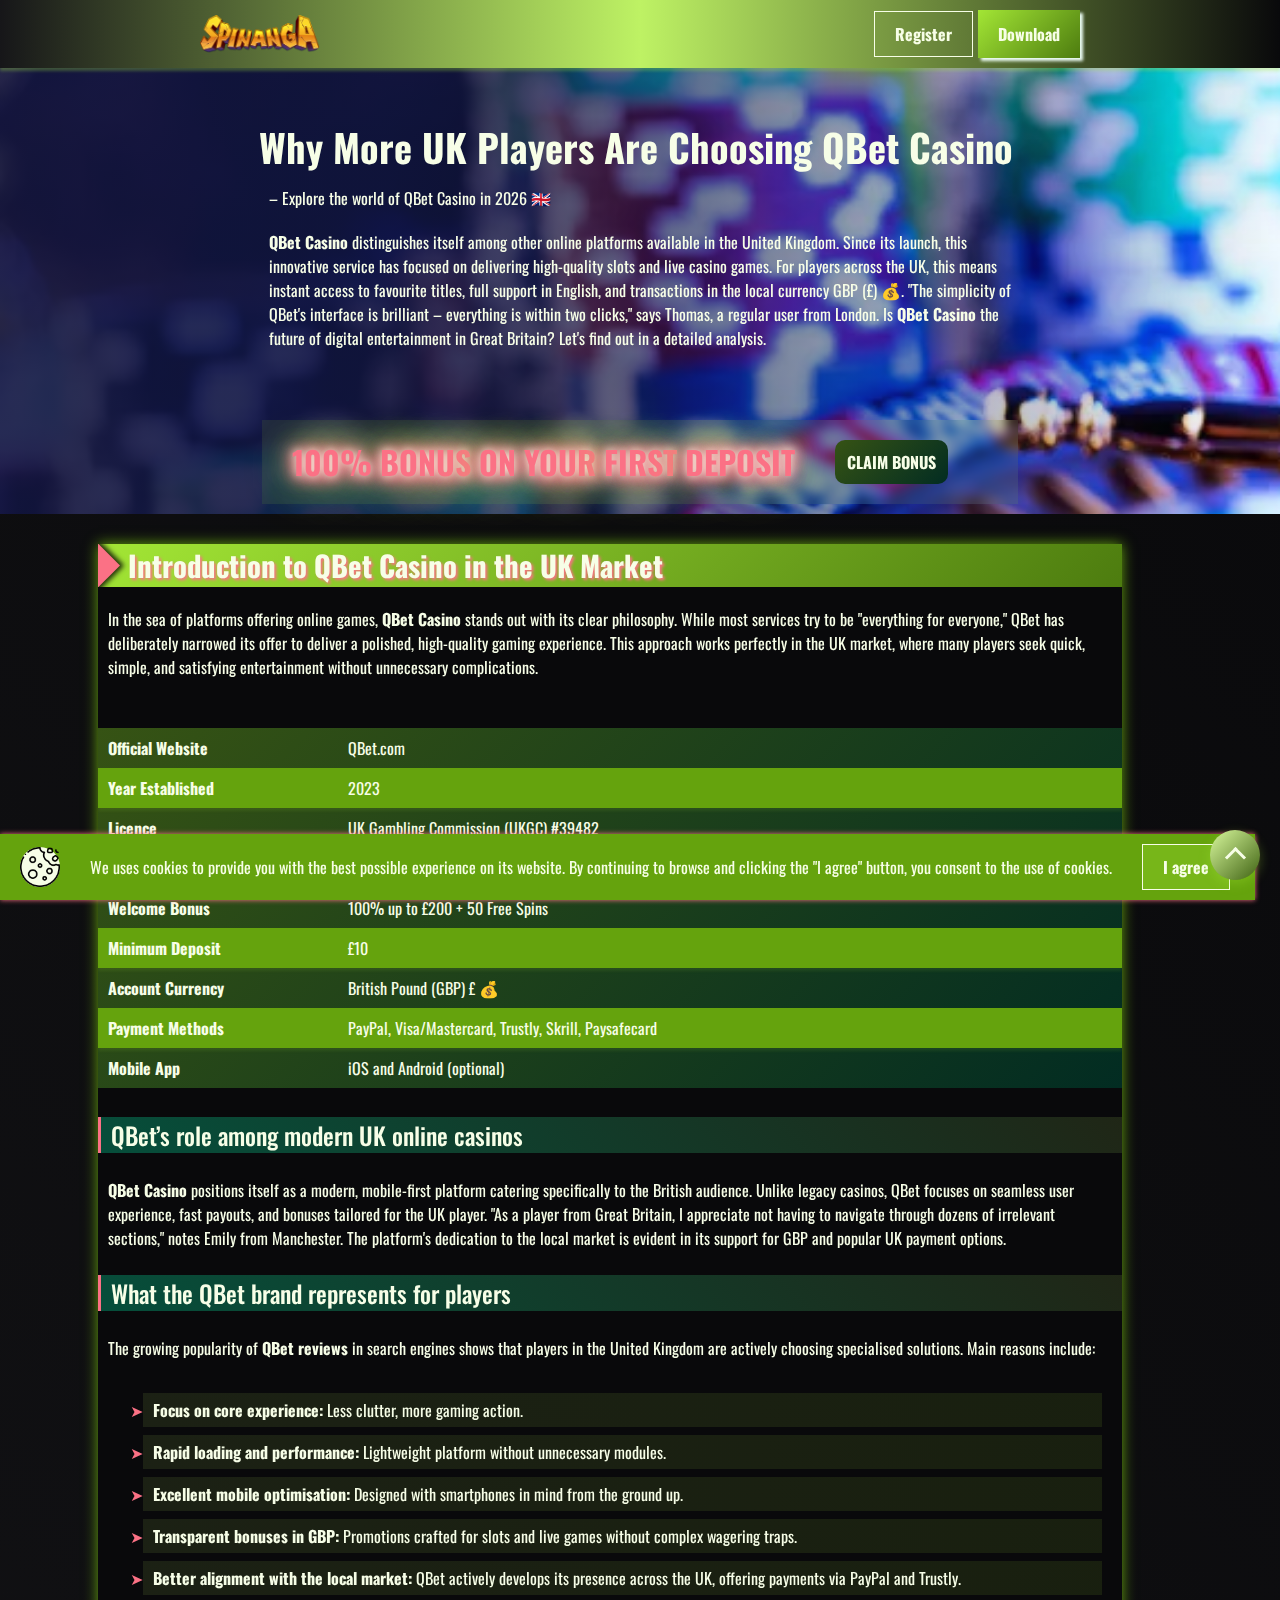
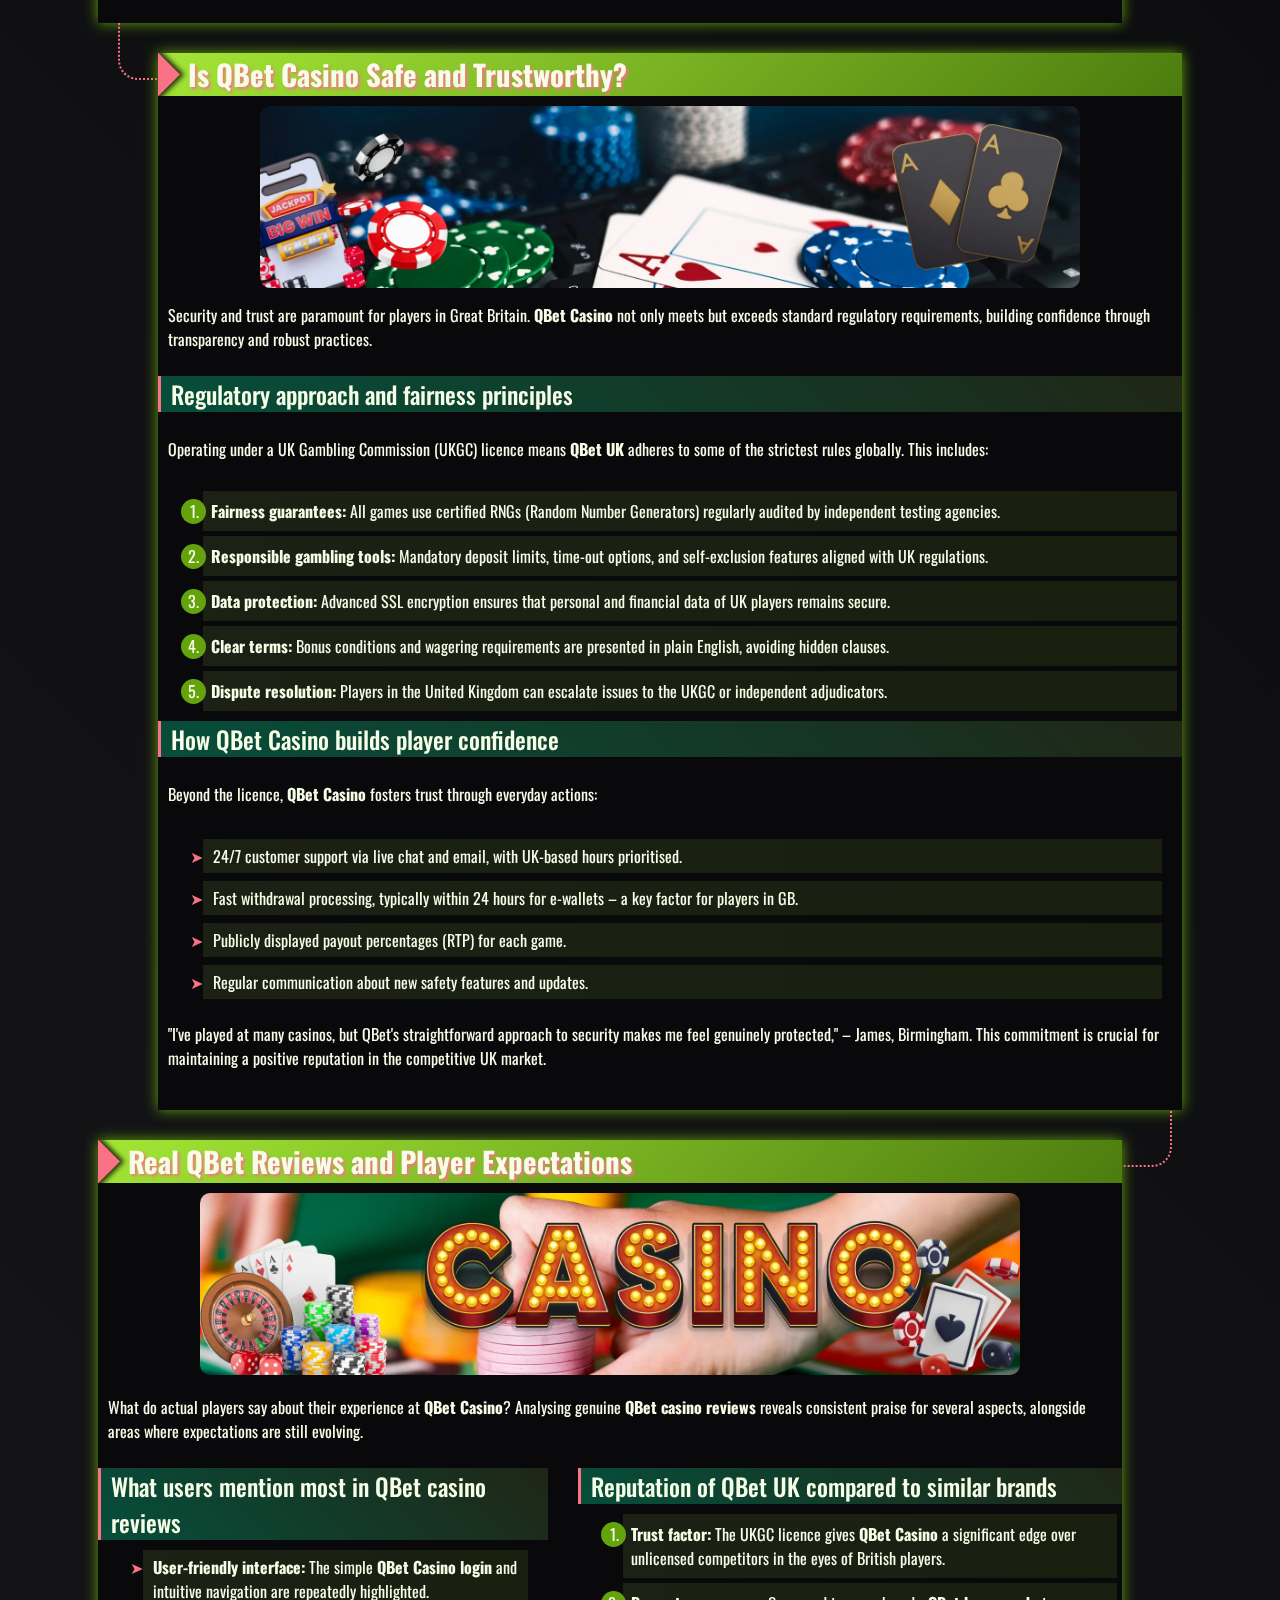
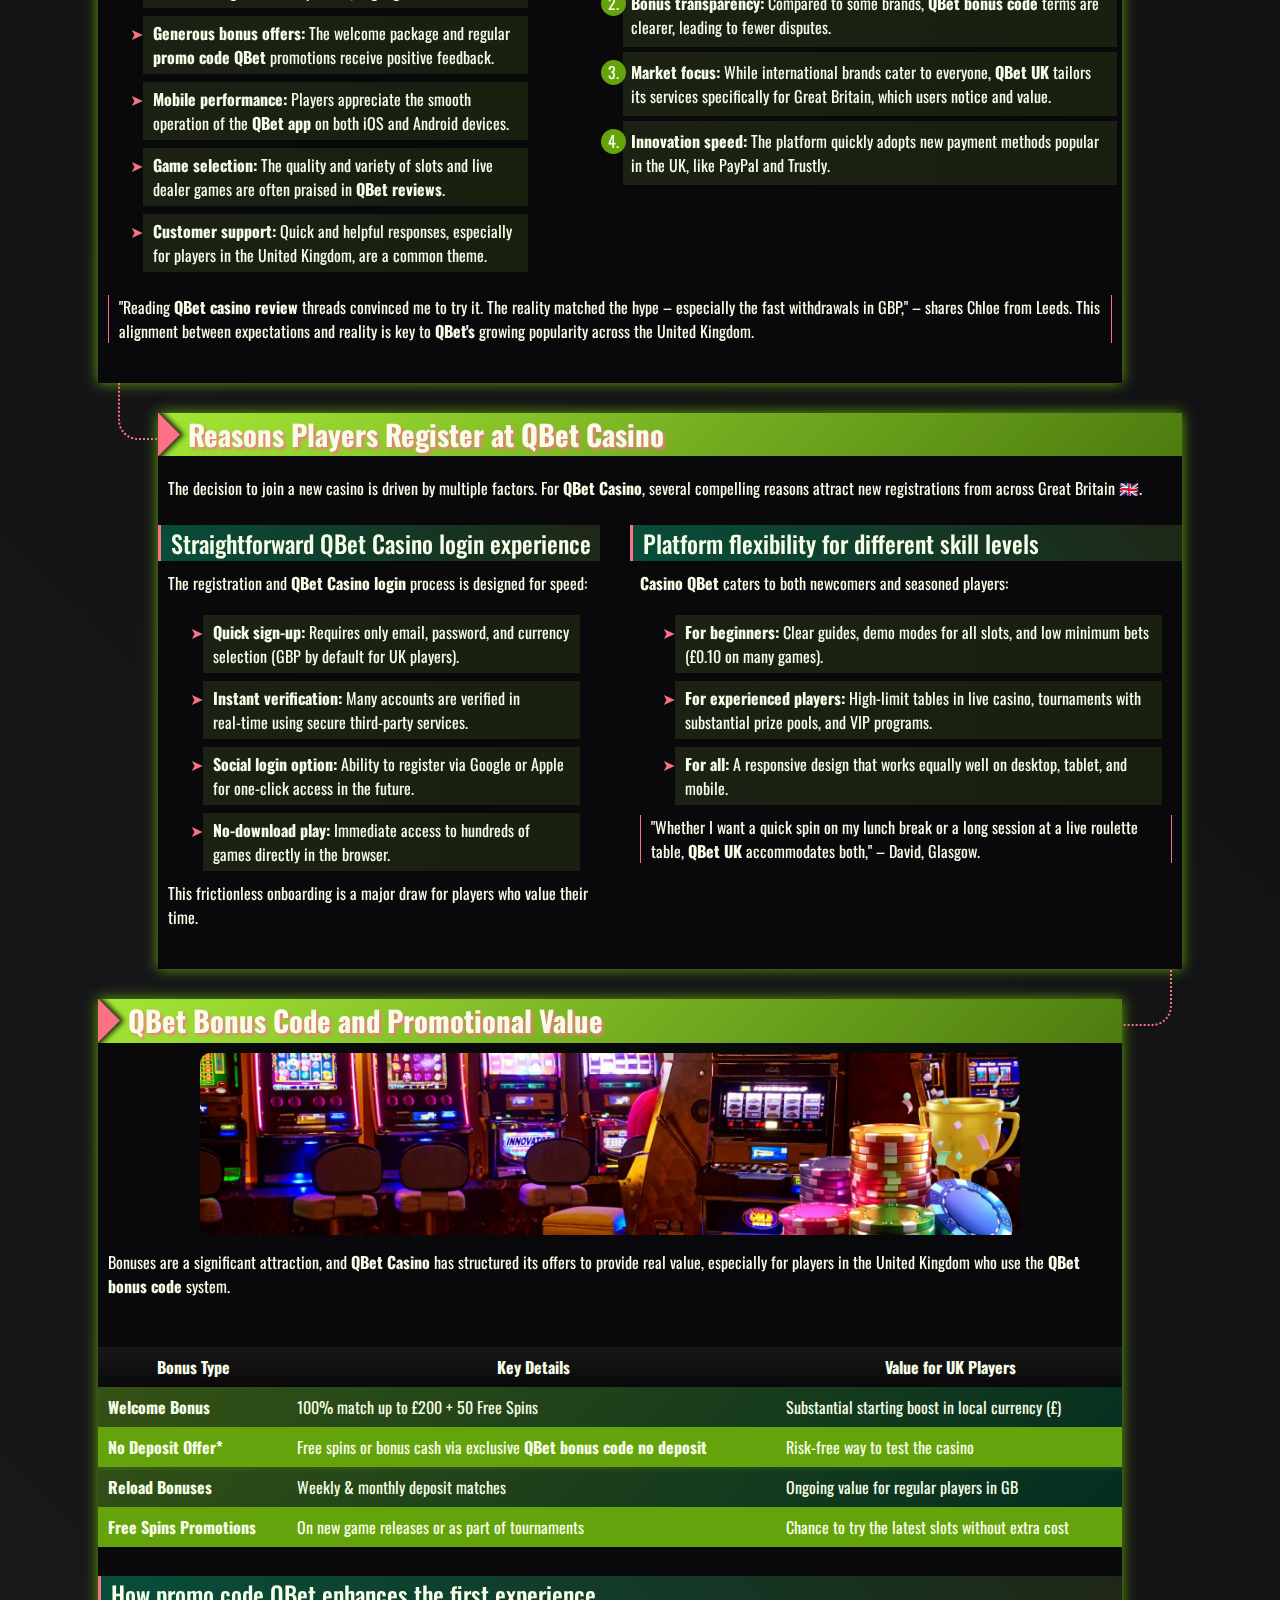
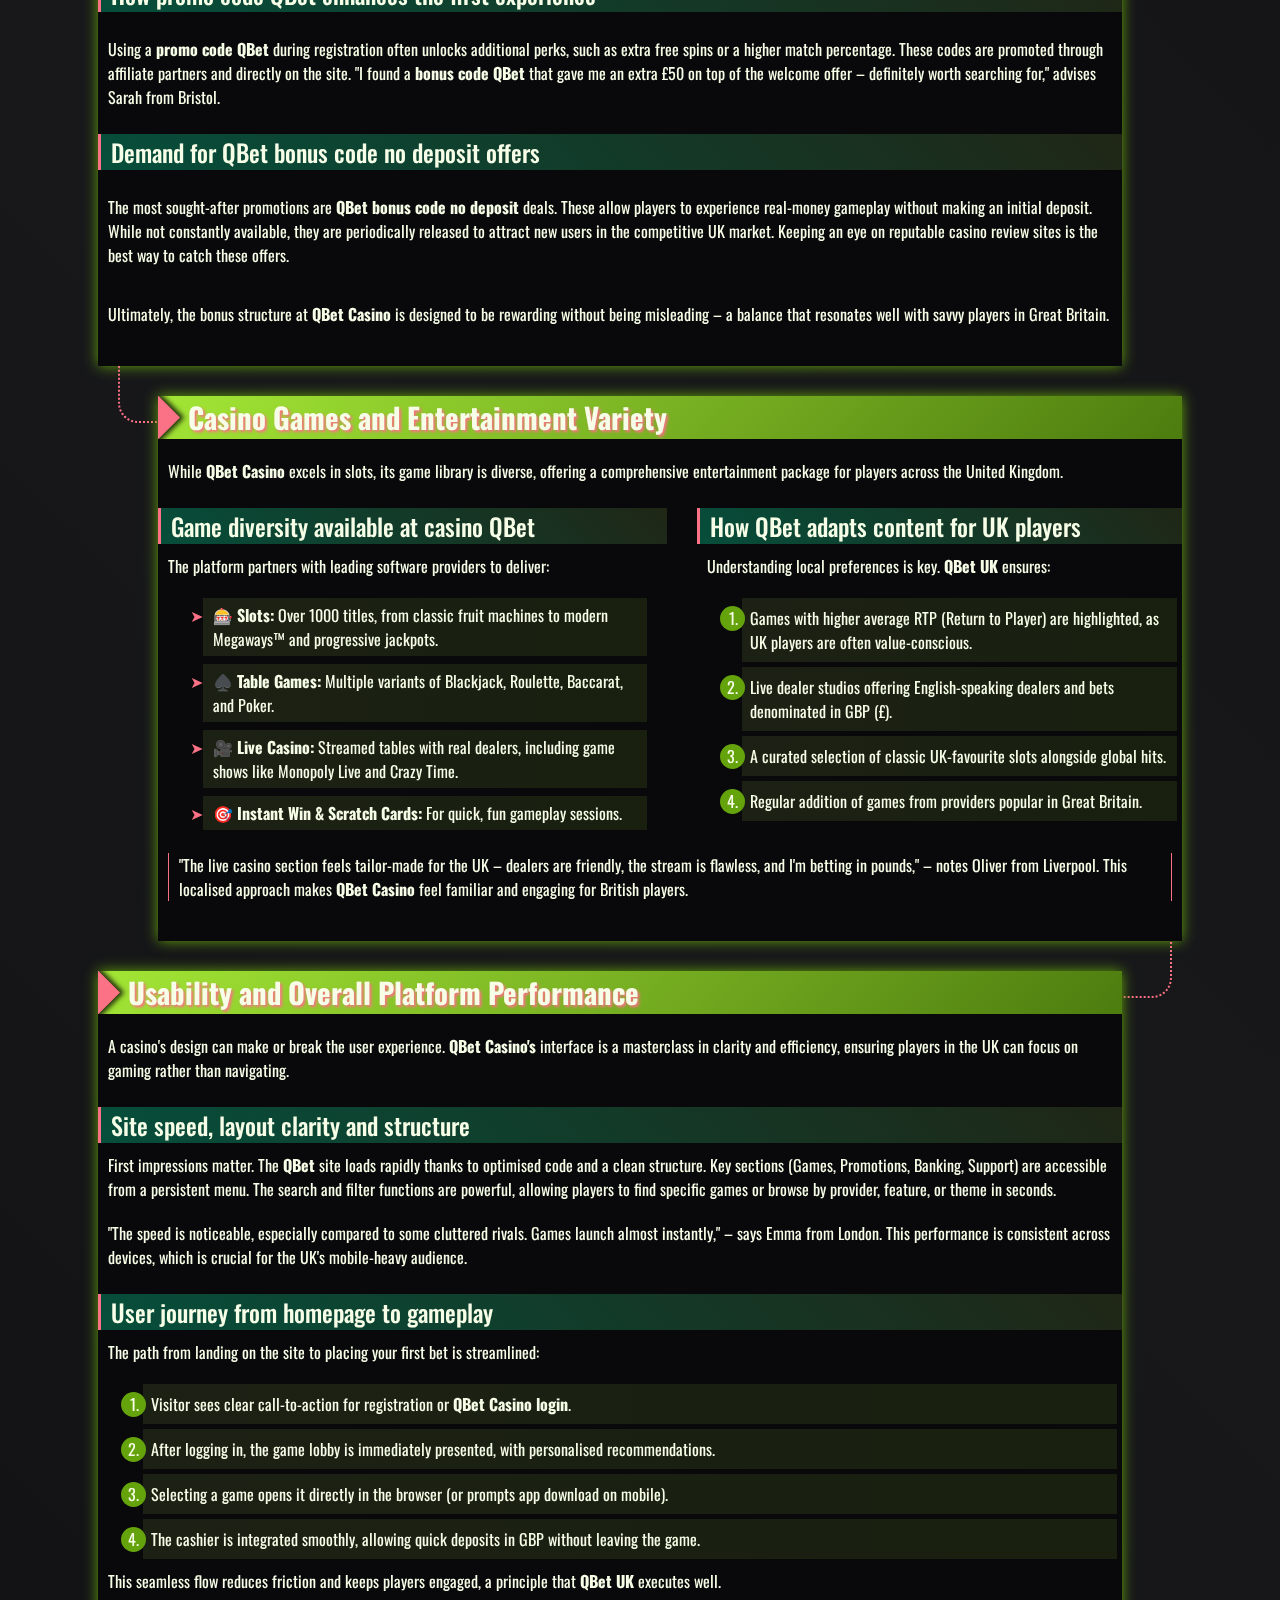
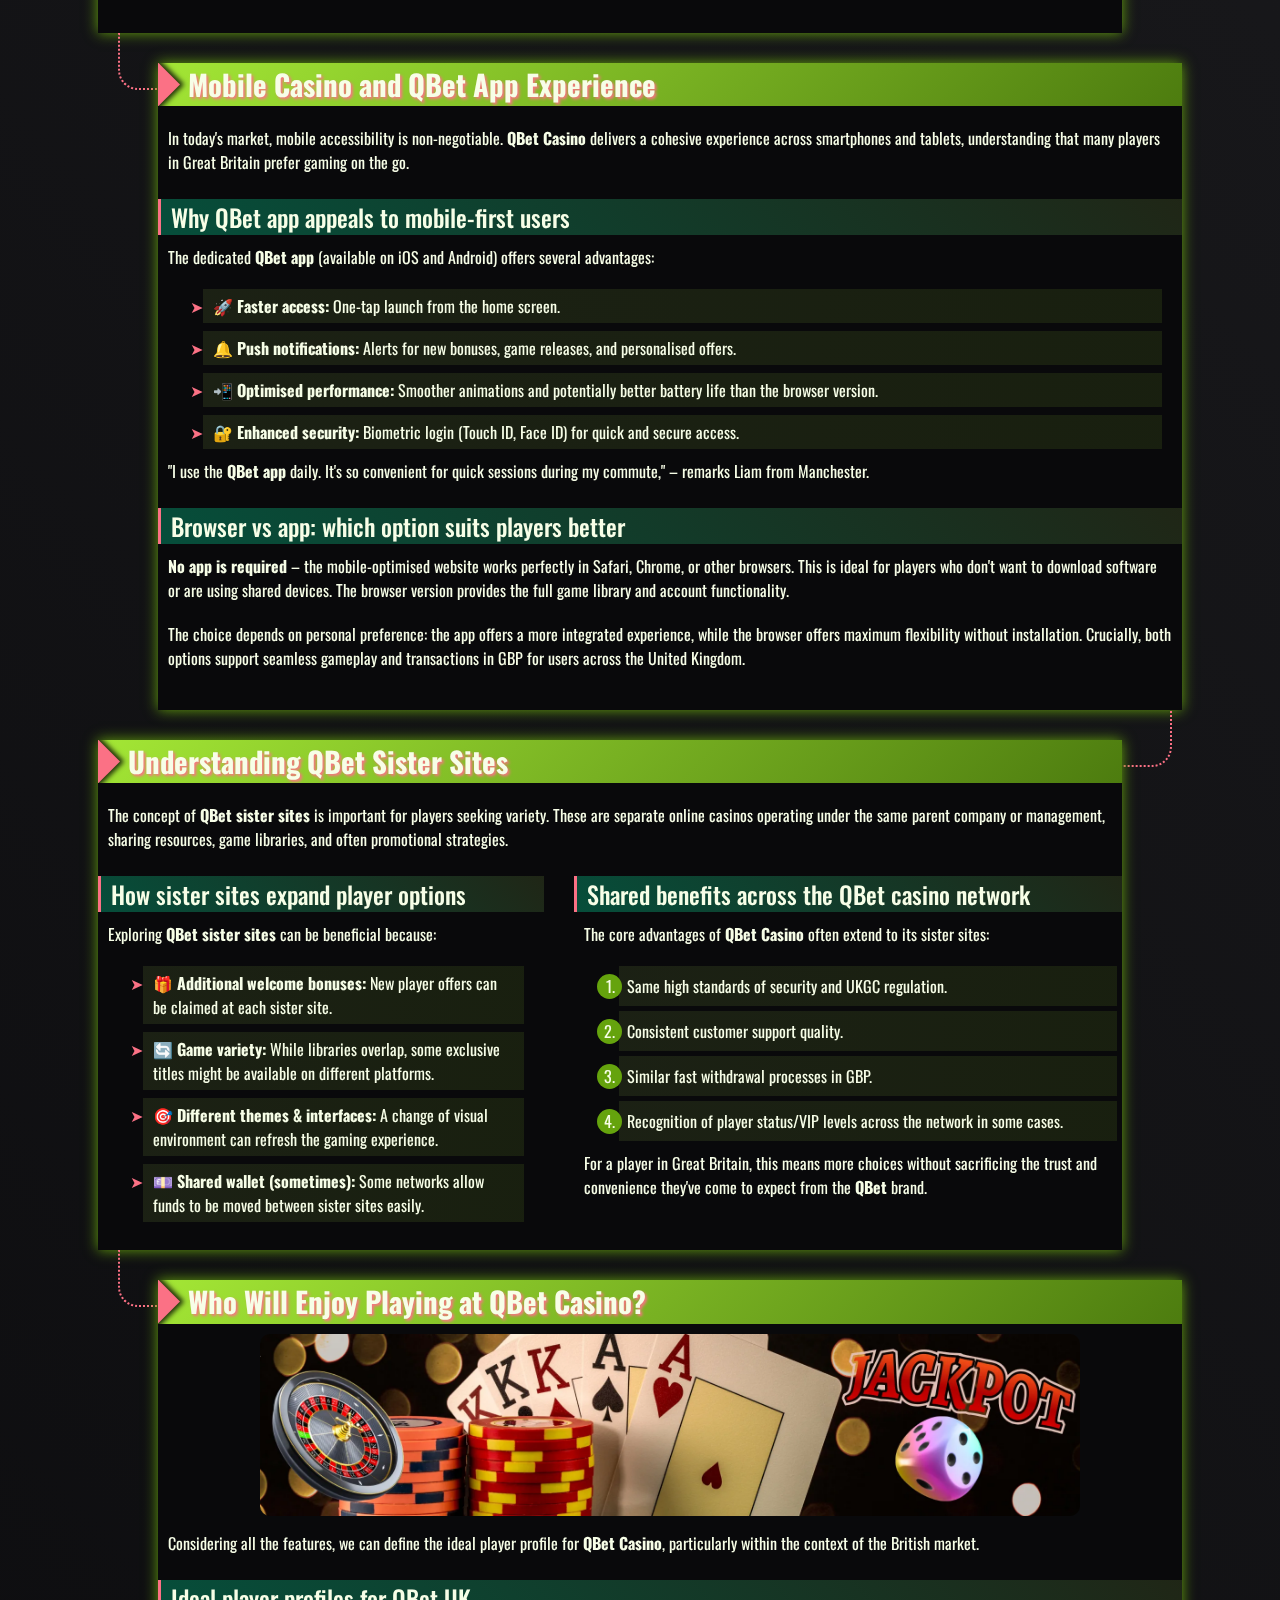
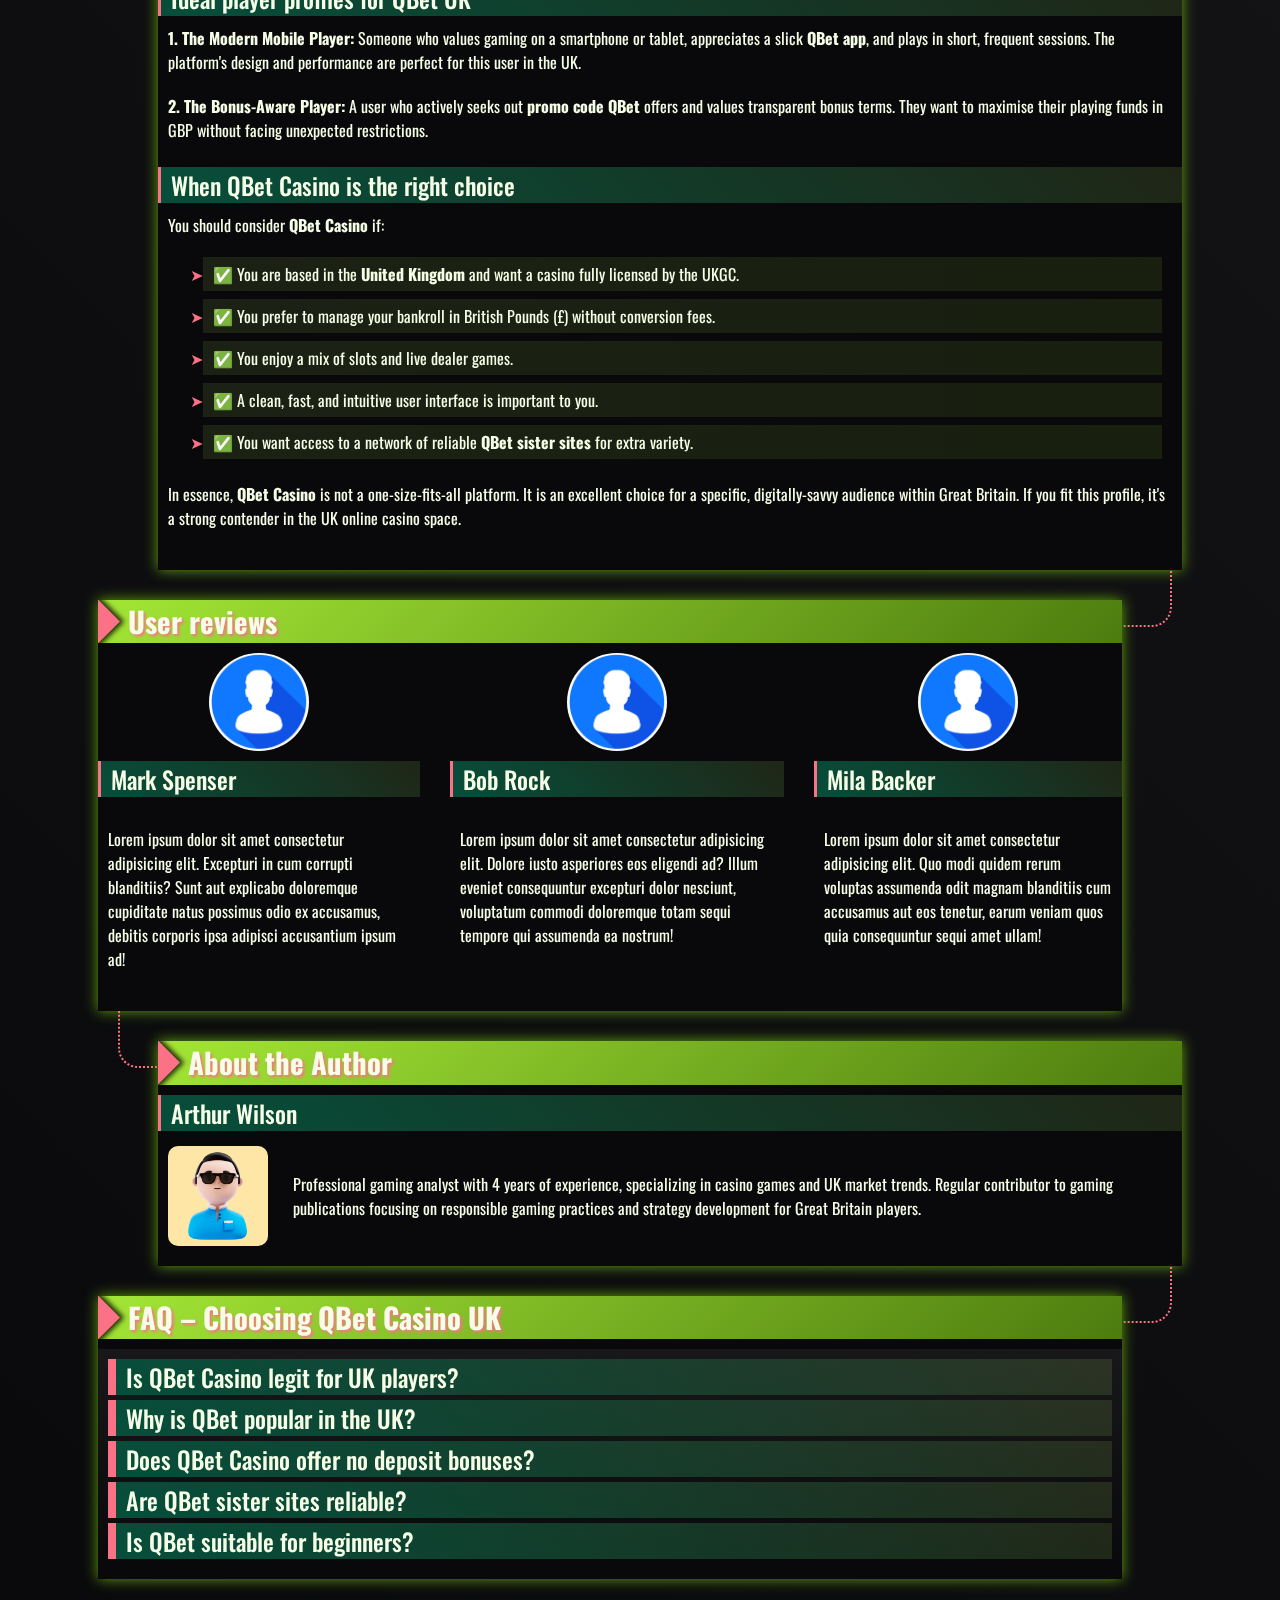
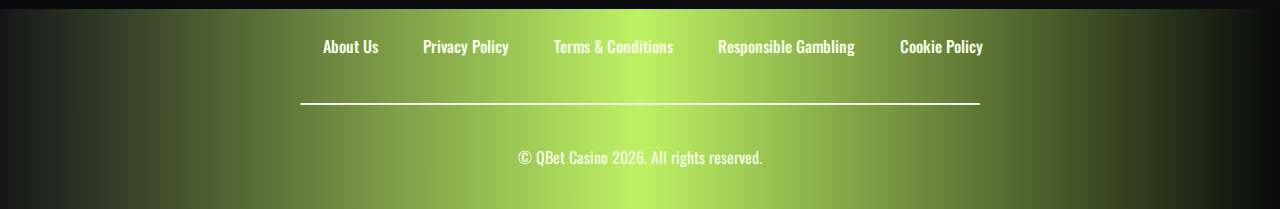
<file: index.html>
<!DOCTYPE html>
<html lang="en">

<head>
    <meta charset="UTF-8">
    <meta name="viewport" content="width=device-width, initial-scale=1.0">
    <link rel="stylesheet" href="style.css">
    <link rel="shortcut icon" href="favicon.ico" type="image/x-icon">
    <title>Why QBet Casino UK Is Gaining Popularity Among Players</title>
    <meta name="description"
        content="Learn why QBet Casino UK stands out: player-focused design, bonus codes, mobile access, sister sites and trusted reviews.">
    <meta name="googlebot" content="index,follow,noarchive">

    <link rel="alternate" hreflang="en-GB" href="https://vanessaswhimsicalworld.co.uk/en-gb/">
    <link rel="alternate" hreflang="x-default" href="https://vanessaswhimsicalworld.co.uk/">
    <link rel="canonical" href="https://vanessaswhimsicalworld.co.uk/en-gb/">

    <meta property="og:type" content="website" />
    <meta property="og:title" content="Why QBet Casino UK Is Gaining Popularity Among Players" />
    <meta property="og:description"
        content="Learn why QBet Casino UK stands out: player-focused design, bonus codes, mobile access, sister sites and trusted reviews." />
    <meta property="og:url" content="https://vanessaswhimsicalworld.co.uk/" />
    <meta property="og:site_name" content="QBet Casino" />
    <meta property="og:image" content="https://vanessaswhimsicalworld.co.uk/img/1.webp" />
    <meta property="og:locale" content="en_GB" />

    <meta name="twitter:card" content="summary_large_image" />
    <meta name="twitter:title" content="Why QBet Casino UK Is Gaining Popularity Among Players" />
    <meta name="twitter:description"
        content="Learn why QBet Casino UK stands out: player-focused design, bonus codes, mobile access, sister sites and trusted reviews." />
    <meta name="twitter:image" content="https://vanessaswhimsicalworld.co.uk/img/1.webp" />

    <script type="application/ld+json">
    {
        "@context": "https://schema.org",
        "@type": "Article",
        "headline": "Why QBet Casino UK Is Gaining Popularity Among Players",
        "description": "Learn why QBet Casino UK stands out: player-focused design, bonus codes, mobile access, sister sites and trusted reviews.",
        "mainEntityOfPage": {
            "@type": "WebPage",
            "@id": "https://vanessaswhimsicalworld.co.uk/"
        },
        "author": {
            "@type": "Person",
            "name": "John Smith",
            "url": "https://vanessaswhimsicalworld.co.uk/"
        },
        "publisher": {
            "@type": "Organization",
            "name": "QBet Casino",
            "logo": {
                "@type": "ImageObject",
                "url": "https://vanessaswhimsicalworld.co.uk/img/logo.webp"
            }
        },
        "datePublished": "2026-01-22",
        "dateModified": "2026-01-22"
    }
    </script>

    <script type="application/ld+json">
    {
        "@context": "https://schema.org",
        "@type": "WebSite",
        "url": "https://vanessaswhimsicalworld.co.uk/",
        "name": "QBet Casino",
        "description": "QBet in the United Kingdom: gaming platform, bonuses, and comprehensive reviews.",
        "inLanguage": "en-GB"
    }
    </script>

    <script type="application/ld+json">
    {
        "@context": "https://schema.org",
        "@type": "BreadcrumbList",
        "itemListElement": [{
                "@type": "ListItem",
                "position": 1,
                "name": "Home",
                "item": "https://vanessaswhimsicalworld.co.uk/"
            },
            {
                "@type": "ListItem",
                "position": 2,
                "name": "🎰 +100%",
                "item": "https://vanessaswhimsicalworld.co.uk/"
            }
        ]
    }
    </script>

    <script type="application/ld+json">
    {
      "@context": "https://schema.org",
      "@type": "FAQPage",
      "mainEntity": [
        {
          "@type": "Question",
          "name": "Is QBet Casino legit for UK players?",
          "acceptedAnswer": {
            "@type": "Answer",
            "text": "Yes, QBet Casino operates legally in the UK under a licence from the UK Gambling Commission (UKGC), ensuring fair play and security for all players in Great Britain."
          }
        },
        {
          "@type": "Question",
          "name": "Why is QBet popular in the UK?",
          "acceptedAnswer": {
            "@type": "Answer",
            "text": "QBet Casino's focus on the UK market means tailored bonuses in GBP (£), local payment methods, and an intuitive mobile experience, making it a top choice for players across the United Kingdom."
          }
        },
        {
          "@type": "Question",
          "name": "Does QBet Casino offer no deposit bonuses?",
          "acceptedAnswer": {
            "@type": "Answer",
            "text": "QBet occasionally provides no deposit offers through exclusive bonus codes. Check the promotions page or trusted affiliate sites for the latest QBet bonus code no deposit opportunities."
          }
        },
        {
          "@type": "Question",
          "name": "Are QBet sister sites reliable?",
          "acceptedAnswer": {
            "@type": "Answer",
            "text": "Yes, QBet sister sites operate under the same stringent regulatory standards, offering a consistent and secure experience for UK players."
          }
        },
        {
          "@type": "Question",
          "name": "Is QBet suitable for beginners?",
          "acceptedAnswer": {
            "@type": "Answer",
            "text": "Absolutely. The straightforward QBet Casino login, clear interface, and helpful guides make casino QBet an excellent starting point for new players in the UK."
          }
        }
      ]
    }
    </script>
</head>

<body>
    <header>
        <div class="logo">
            <a href="/"><img src="./img/logo.webp" alt="QBet Casino logo" width="140" height="70"></a>
        </div>
        <div class="header-btn">
            <a href="/play/" rel="nofollow" content="noindex" class="h-violet-btn">Register</a>
            <a href="/play/" rel="nofollow" content="noindex" class="h-accent-btn">Download</a>
        </div>
    </header>

    <main>
        <div class="promo">
            <div class="promo-l ">
                <h1>Why More UK Players Are Choosing QBet Casino</h1>
                <p class="txt">
                    – Explore the world of QBet Casino in 2026 🇬🇧
                </p>
                <p class="txt">
                    <strong>QBet Casino</strong> distinguishes itself among other online platforms available in the
                    United Kingdom. Since its launch, this innovative service has focused on delivering high-quality
                    slots and live casino games. For players across the UK, this means instant access to favourite
                    titles, full support in English, and transactions in the local currency GBP (£) 💰. "The simplicity
                    of QBet's interface is brilliant – everything is within two clicks," says Thomas, a regular user
                    from London. Is <strong>QBet Casino</strong> the future of digital entertainment in Great Britain?
                    Let's find out in a detailed analysis.
                </p>
            </div>

            <div class="promo-gift">
                <p class="txt-accent">
                    <span class="fast-flicker">100% bonus</span> on your <span class="flicker">first</span> deposit
                </p>

                <a href="/play/" rel="nofollow" content="noindex" class="btn-accent">Claim Bonus</a>
            </div>
        </div>

        <div class="wrapper">

            <div class="container" id="">
                <div class="container__header">
                    <h2>Introduction to QBet Casino in the UK Market</h2>
                </div>
                <div class="container__body">
                    <p class="txt">
                        In the sea of platforms offering online games, <strong>QBet Casino</strong> stands out with its
                        clear philosophy. While most services try to be "everything for everyone," QBet has deliberately
                        narrowed its offer to deliver a polished, high-quality gaming experience. This approach works
                        perfectly in the UK market, where many players seek quick, simple, and satisfying entertainment
                        without unnecessary complications.
                    </p>
                    <div class="table-wrapper">
                        <table>
                            <tbody>
                                <tr>
                                    <td class="row-title">Official Website</td>
                                    <td>QBet.com</td>
                                </tr>
                                <tr>
                                    <td class="row-title">Year Established</td>
                                    <td>2023</td>
                                </tr>
                                <tr>
                                    <td class="row-title">Licence</td>
                                    <td>UK Gambling Commission (UKGC) #39482</td>
                                </tr>
                                <tr>
                                    <td class="row-title">Game Providers</td>
                                    <td>NetEnt, Play'n GO, Pragmatic Play, Evolution Gaming, Big Time Gaming</td>
                                </tr>
                                <tr>
                                    <td class="row-title">Welcome Bonus</td>
                                    <td>100% up to £200 + 50 Free Spins</td>
                                </tr>
                                <tr>
                                    <td class="row-title">Minimum Deposit</td>
                                    <td>£10</td>
                                </tr>
                                <tr>
                                    <td class="row-title">Account Currency</td>
                                    <td>British Pound (GBP) £ 💰</td>
                                </tr>
                                <tr>
                                    <td class="row-title">Payment Methods</td>
                                    <td>PayPal, Visa/Mastercard, Trustly, Skrill, Paysafecard</td>
                                </tr>
                                <tr>
                                    <td class="row-title">Mobile App</td>
                                    <td>iOS and Android (optional)</td>
                                </tr>
                            </tbody>
                        </table>
                    </div>
                    <h3>QBet’s role among modern UK online casinos</h3>
                    <p class="txt">
                        <strong>QBet Casino</strong> positions itself as a modern, mobile-first platform catering
                        specifically to the British audience. Unlike legacy casinos, QBet focuses on seamless user
                        experience, fast payouts, and bonuses tailored for the UK player. "As a player from Great
                        Britain, I
                        appreciate not having to navigate through dozens of irrelevant sections," notes Emily from
                        Manchester. The platform's dedication to the local market is evident in its support for GBP and
                        popular UK payment options.
                    </p>
                    <h3>What the QBet brand represents for players</h3>
                    <p class="txt">
                        The growing popularity of <strong>QBet reviews</strong> in search engines shows that players in
                        the
                        United Kingdom are actively choosing specialised solutions. Main reasons include:
                    </p>
                    <ul class="item-list">
                        <li><strong>Focus on core experience:</strong> Less clutter, more gaming action.</li>
                        <li><strong>Rapid loading and performance:</strong> Lightweight platform without unnecessary
                            modules.</li>
                        <li><strong>Excellent mobile optimisation:</strong> Designed with smartphones in mind from
                            the
                            ground up.</li>
                        <li><strong>Transparent bonuses in GBP:</strong> Promotions crafted for slots and live games
                            without complex wagering traps.</li>
                        <li><strong>Better alignment with the local market:</strong> QBet actively develops its
                            presence across the UK, offering payments via PayPal and Trustly.</li>
                    </ul>
                </div>
            </div>

            <div class="container" id="inscription">
                <div class="container__header">
                    <h2>Is QBet Casino Safe and Trustworthy?</h2>
                </div>
                <div class="container__body">
                    <div class="img">
                        <img src="./img/2.webp" alt="QBet Casino Registration" width="1000" height="800">
                    </div>
                    <p class="txt">
                        Security and trust are paramount for players in Great Britain. <strong>QBet Casino</strong> not
                        only
                        meets but exceeds standard regulatory requirements, building confidence through transparency and
                        robust practices.
                    </p>
                    <h3>Regulatory approach and fairness principles</h3>
                    <p class="txt">
                        Operating under a UK Gambling Commission (UKGC) licence means <strong>QBet UK</strong> adheres
                        to
                        some of the strictest rules globally. This includes:
                    </p>
                    <ol>
                        <li><strong>Fairness guarantees:</strong> All games use certified RNGs (Random Number
                            Generators)
                            regularly audited by independent testing agencies.</li>
                        <li><strong>Responsible gambling tools:</strong> Mandatory deposit limits, time‑out options, and
                            self‑exclusion features aligned with UK regulations.</li>
                        <li><strong>Data protection:</strong> Advanced SSL encryption ensures that personal and
                            financial
                            data of UK players remains secure.</li>
                        <li><strong>Clear terms:</strong> Bonus conditions and wagering requirements are presented in
                            plain
                            English, avoiding hidden clauses.</li>
                        <li><strong>Dispute resolution:</strong> Players in the United Kingdom can escalate issues to
                            the
                            UKGC or independent adjudicators.</li>
                    </ol>
                    <h3>How QBet Casino builds player confidence</h3>
                    <p class="txt">
                        Beyond the licence, <strong>QBet Casino</strong> fosters trust through everyday actions:
                    </p>
                    <ul>
                        <li> 24/7 customer support via live chat and email, with UK‑based hours prioritised.</li>
                        <li> Fast withdrawal processing, typically within 24 hours for e‑wallets – a key factor for
                            players
                            in GB.</li>
                        <li> Publicly displayed payout percentages (RTP) for each game.</li>
                        <li> Regular communication about new safety features and updates.</li>
                    </ul>
                    <p class="txt">
                        "I've played at many casinos, but QBet's straightforward approach to security makes me feel
                        genuinely protected," – James, Birmingham. This commitment is crucial for maintaining a positive
                        reputation in the competitive UK market.
                    </p>
                </div>
            </div>

            <div class="container" id="review">
                <div class="container__header">
                    <h2>Real QBet Reviews and Player Expectations</h2>
                </div>
                <div class="img">
                    <img src="./img/1.webp" alt="QBet Casino Bonus" width="1000" height="800">
                </div>
                <div class="container__body">
                    <p class="txt">
                        What do actual players say about their experience at <strong>QBet Casino</strong>? Analysing
                        genuine
                        <strong>QBet casino reviews</strong> reveals consistent praise for several aspects, alongside
                        areas
                        where expectations are still evolving.
                    </p>
                    <div class="comparison-list">
                        <div>
                            <h3>What users mention most in QBet casino reviews</h3>
                            <ul>
                                <li><strong>User‑friendly interface:</strong> The simple <strong>QBet Casino
                                        login</strong>
                                    and intuitive navigation are repeatedly highlighted.</li>
                                <li><strong>Generous bonus offers:</strong> The welcome package and regular
                                    <strong>promo
                                        code QBet</strong> promotions receive positive feedback.
                                </li>
                                <li><strong>Mobile performance:</strong> Players appreciate the smooth operation of the
                                    <strong>QBet app</strong> on both iOS and Android devices.
                                </li>
                                <li><strong>Game selection:</strong> The quality and variety of slots and live dealer
                                    games
                                    are often praised in <strong>QBet reviews</strong>.</li>
                                <li><strong>Customer support:</strong> Quick and helpful responses, especially for
                                    players
                                    in the United Kingdom, are a common theme.</li>
                            </ul>
                        </div>
                        <div>
                            <h3>Reputation of QBet UK compared to similar brands</h3>
                            <ol>
                                <li><strong>Trust factor:</strong> The UKGC licence gives <strong>QBet Casino</strong> a
                                    significant edge over unlicensed competitors in the eyes of British players.</li>
                                <li><strong>Bonus transparency:</strong> Compared to some brands, <strong>QBet bonus
                                        code</strong> terms are clearer, leading to fewer disputes.</li>
                                <li><strong>Market focus:</strong> While international brands cater to everyone,
                                    <strong>QBet UK</strong> tailors its services specifically for Great Britain, which
                                    users notice and value.
                                </li>
                                <li><strong>Innovation speed:</strong> The platform quickly adopts new payment methods
                                    popular in the UK, like PayPal and Trustly.</li>
                            </ol>
                        </div>
                    </div>
                    <p class="txt quote">
                        "Reading <strong>QBet casino review</strong> threads convinced me to try it. The reality matched
                        the
                        hype – especially the fast withdrawals in GBP," – shares Chloe from Leeds. This alignment
                        between
                        expectations and reality is key to <strong>QBet's</strong> growing popularity across the United
                        Kingdom.
                    </p>
                </div>
            </div>
            <div class="container" id="games">
                <div class="container__header">
                    <h2>Reasons Players Register at QBet Casino</h2>
                </div>
                <div class="container__body">
                    <p class="txt">
                        The decision to join a new casino is driven by multiple factors. For <strong>QBet
                            Casino</strong>,
                        several compelling reasons attract new registrations from across Great Britain 🇬🇧.
                    </p>
                    <div class="comparison-list">
                        <div>
                            <h3>Straightforward QBet Casino login experience</h3>
                            <p class="txt">
                                The registration and <strong>QBet Casino login</strong> process is designed for speed:
                            </p>
                            <ul>
                                <li><strong>Quick sign‑up:</strong> Requires only email, password, and currency
                                    selection
                                    (GBP by default for UK players).</li>
                                <li><strong>Instant verification:</strong> Many accounts are verified in real‑time using
                                    secure third‑party services.</li>
                                <li><strong>Social login option:</strong> Ability to register via Google or Apple for
                                    one‑click access in the future.</li>
                                <li><strong>No‑download play:</strong> Immediate access to hundreds of games directly in
                                    the
                                    browser.</li>
                            </ul>
                            <p class="txt">
                                This frictionless onboarding is a major draw for players who value their time.
                            </p>
                        </div>
                        <div>
                            <h3>Platform flexibility for different skill levels</h3>
                            <p class="txt">
                                <strong>Casino QBet</strong> caters to both newcomers and seasoned players:
                            </p>
                            <ul>
                                <li><strong>For beginners:</strong> Clear guides, demo modes for all slots, and low
                                    minimum
                                    bets (£0.10 on many games).</li>
                                <li><strong>For experienced players:</strong> High‑limit tables in live casino,
                                    tournaments
                                    with substantial prize pools, and VIP programs.</li>
                                <li><strong>For all:</strong> A responsive design that works equally well on desktop,
                                    tablet, and mobile.</li>
                            </ul>
                            <p class="txt quote">
                                "Whether I want a quick spin on my lunch break or a long session at a live roulette
                                table,
                                <strong>QBet UK</strong> accommodates both," – David, Glasgow.
                            </p>
                        </div>
                    </div>
                </div>
            </div>
            <div class="container" id="bonus">
                <div class="container__header">
                    <h2>QBet Bonus Code and Promotional Value</h2>
                </div>
                <div class="container__body">
                    <div class="img">
                        <img src="./img/3.webp" alt="QBet Bonus Code and Promotional Value" width="1000" height="800">
                    </div>
                    <p class="txt">
                        Bonuses are a significant attraction, and <strong>QBet Casino</strong> has structured its offers
                        to
                        provide real value, especially for players in the United Kingdom who use the <strong>QBet bonus
                            code</strong> system.
                    </p>
                    <div class="table-wrapper">
                        <table>
                            <thead>
                                <tr>
                                    <th>Bonus Type</th>
                                    <th>Key Details</th>
                                    <th>Value for UK Players</th>
                                </tr>
                            </thead>
                            <tbody>
                                <tr>
                                    <td class="row-title">Welcome Bonus</td>
                                    <td>100% match up to £200 + 50 Free Spins</td>
                                    <td>Substantial starting boost in local currency (£)</td>
                                </tr>
                                <tr>
                                    <td class="row-title">No Deposit Offer*</td>
                                    <td>Free spins or bonus cash via exclusive <strong>QBet bonus code no
                                            deposit</strong>
                                    </td>
                                    <td>Risk‑free way to test the casino</td>
                                </tr>
                                <tr>
                                    <td class="row-title">Reload Bonuses</td>
                                    <td>Weekly & monthly deposit matches</td>
                                    <td>Ongoing value for regular players in GB</td>
                                </tr>
                                <tr>
                                    <td class="row-title">Free Spins Promotions</td>
                                    <td>On new game releases or as part of tournaments</td>
                                    <td>Chance to try the latest slots without extra cost</td>
                                </tr>
                            </tbody>
                        </table>
                    </div>
                    <h3>How promo code QBet enhances the first experience</h3>
                    <p class="txt">
                        Using a <strong>promo code QBet</strong> during registration often unlocks additional perks,
                        such as
                        extra free spins or a higher match percentage. These codes are promoted through affiliate
                        partners
                        and directly on the site. "I found a <strong>bonus code QBet</strong> that gave me an extra £50
                        on
                        top of the welcome offer – definitely worth searching for," advises Sarah from Bristol.
                    </p>
                    <h3>Demand for QBet bonus code no deposit offers</h3>
                    <p class="txt">
                        The most sought‑after promotions are <strong>QBet bonus code no deposit</strong> deals. These
                        allow
                        players to experience real‑money gameplay without making an initial deposit. While not
                        constantly
                        available, they are periodically released to attract new users in the competitive UK market.
                        Keeping
                        an eye on reputable casino review sites is the best way to catch these offers.
                    </p>
                    <p class="txt">
                        Ultimately, the bonus structure at <strong>QBet Casino</strong> is designed to be rewarding
                        without
                        being misleading – a balance that resonates well with savvy players in Great Britain.
                    </p>
                </div>
            </div>

            <div class="container" id="conseils">
                <div class="container__header">
                    <h2>Casino Games and Entertainment Variety</h2>
                </div>
                <div class="container__body">
                    <p class="txt">
                        While <strong>QBet Casino</strong> excels in slots, its game library is diverse, offering a
                        comprehensive entertainment package for players across the United Kingdom.
                    </p>
                    <div class="comparison-list">
                        <div>
                            <h3>Game diversity available at casino QBet</h3>
                            <p class="txt">
                                The platform partners with leading software providers to deliver:
                            </p>
                            <ul>
                                <li>🎰 <strong>Slots:</strong> Over 1000 titles, from classic fruit machines to modern
                                    Megaways™ and progressive jackpots.</li>
                                <li>♠️ <strong>Table Games:</strong> Multiple variants of Blackjack, Roulette, Baccarat,
                                    and
                                    Poker.</li>
                                <li>🎥 <strong>Live Casino:</strong> Streamed tables with real dealers, including game
                                    shows
                                    like Monopoly Live and Crazy Time.</li>
                                <li>🎯 <strong>Instant Win & Scratch Cards:</strong> For quick, fun gameplay sessions.
                                </li>
                            </ul>
                        </div>
                        <div>
                            <h3>How QBet adapts content for UK players</h3>
                            <p class="txt">
                                Understanding local preferences is key. <strong>QBet UK</strong> ensures:
                            </p>
                            <ol>
                                <li>Games with higher average RTP (Return to Player) are highlighted, as UK players are
                                    often value‑conscious.</li>
                                <li>Live dealer studios offering English‑speaking dealers and bets denominated in GBP
                                    (£).
                                </li>
                                <li>A curated selection of classic UK‑favourite slots alongside global hits.</li>
                                <li>Regular addition of games from providers popular in Great Britain.</li>
                            </ol>
                        </div>
                    </div>
                    <p class="txt quote">
                        "The live casino section feels tailor‑made for the UK – dealers are friendly, the stream is
                        flawless, and I'm betting in pounds," – notes Oliver from Liverpool. This localised approach
                        makes
                        <strong>QBet Casino</strong> feel familiar and engaging for British players.
                    </p>
                </div>
            </div>

            <div class="container" id="mobile">
                <div class="container__header">
                    <h2>Usability and Overall Platform Performance</h2>
                </div>
                <div class="container__body">
                    <p class="txt">
                        A casino's design can make or break the user experience. <strong>QBet Casino's</strong>
                        interface is
                        a masterclass in clarity and efficiency, ensuring players in the UK can focus on gaming rather
                        than
                        navigating.
                    </p>
                    <div>
                        <h3>Site speed, layout clarity and structure</h3>
                        <p class="txt">
                            First impressions matter. The <strong>QBet</strong> site loads rapidly thanks to optimised
                            code and a clean structure. Key sections (Games, Promotions, Banking, Support) are
                            accessible from a persistent menu. The search and filter functions are powerful, allowing
                            players to find specific games or browse by provider, feature, or theme in seconds.
                        </p>
                        <p class="txt">
                            "The speed is noticeable, especially compared to some cluttered rivals. Games launch almost
                            instantly," – says Emma from London. This performance is consistent across devices, which is
                            crucial for the UK's mobile‑heavy audience.
                        </p>
                    </div>
                    <div>
                        <h3>User journey from homepage to gameplay</h3>
                        <p class="txt">
                            The path from landing on the site to placing your first bet is streamlined:
                        </p>
                        <ol>
                            <li>Visitor sees clear call‑to‑action for registration or <strong>QBet Casino
                                    login</strong>.</li>
                            <li>After logging in, the game lobby is immediately presented, with personalised
                                recommendations.</li>
                            <li>Selecting a game opens it directly in the browser (or prompts app download on mobile).
                            </li>
                            <li>The cashier is integrated smoothly, allowing quick deposits in GBP without leaving the
                                game.</li>
                        </ol>
                        <p class="txt">
                            This seamless flow reduces friction and keeps players engaged, a principle that <strong>QBet
                                UK</strong> executes well.
                        </p>
                    </div>
                </div>

            </div>

            <div class="container" id="demo">
                <div class="container__header">
                    <h2>Mobile Casino and QBet App Experience</h2>
                </div>
                <div class="container__body">
                    <p class="txt">
                        In today's market, mobile accessibility is non‑negotiable. <strong>QBet Casino</strong> delivers
                        a
                        cohesive experience across smartphones and tablets, understanding that many players in Great
                        Britain
                        prefer gaming on the go.
                    </p>
                    <div>
                        <h3>Why QBet app appeals to mobile‑first users</h3>
                        <p class="txt">
                            The dedicated <strong>QBet app</strong> (available on iOS and Android) offers several
                            advantages:
                        </p>
                        <ul>
                            <li>🚀 <strong>Faster access:</strong> One‑tap launch from the home screen.</li>
                            <li>🔔 <strong>Push notifications:</strong> Alerts for new bonuses, game releases, and
                                personalised offers.</li>
                            <li>📲 <strong>Optimised performance:</strong> Smoother animations and potentially better
                                battery life than the browser version.</li>
                            <li>🔐 <strong>Enhanced security:</strong> Biometric login (Touch ID, Face ID) for quick and
                                secure access.</li>
                        </ul>
                        <p class="txt">
                            "I use the <strong>QBet app</strong> daily. It's so convenient for quick sessions during my
                            commute," – remarks Liam from Manchester.
                        </p>
                    </div>
                    <div>
                        <h3>Browser vs app: which option suits players better</h3>
                        <p class="txt">
                            <strong>No app is required</strong> – the mobile‑optimised website works perfectly in
                            Safari, Chrome, or other browsers. This is ideal for players who don't want to download
                            software or are using shared devices. The browser version provides the full game library and
                            account functionality.
                        </p>
                        <p class="txt">
                            The choice depends on personal preference: the app offers a more integrated experience,
                            while the browser offers maximum flexibility without installation. Crucially, both options
                            support seamless gameplay and transactions in GBP for users across the United Kingdom.
                        </p>
                    </div>
                </div>
            </div>

            <div class="container" id="deposit">
                <div class="container__header">
                    <h2>Understanding QBet Sister Sites</h2>
                </div>
                <div class="container__body">
                    <p class="txt">
                        The concept of <strong>QBet sister sites</strong> is important for players seeking variety.
                        These
                        are separate online casinos operating under the same parent company or management, sharing
                        resources, game libraries, and often promotional strategies.
                    </p>
                    <div class="comparison-list">
                        <div>
                            <h3>How sister sites expand player options</h3>
                            <p class="txt">
                                Exploring <strong>QBet sister sites</strong> can be beneficial because:
                            </p>
                            <ul>
                                <li>🎁 <strong>Additional welcome bonuses:</strong> New player offers can be claimed at
                                    each
                                    sister site.</li>
                                <li>🔄 <strong>Game variety:</strong> While libraries overlap, some exclusive titles
                                    might
                                    be available on different platforms.</li>
                                <li>🎯 <strong>Different themes & interfaces:</strong> A change of visual environment
                                    can
                                    refresh the gaming experience.</li>
                                <li>💷 <strong>Shared wallet (sometimes):</strong> Some networks allow funds to be moved
                                    between sister sites easily.</li>
                            </ul>
                        </div>
                        <div>
                            <h3>Shared benefits across the QBet casino network</h3>
                            <p class="txt">
                                The core advantages of <strong>QBet Casino</strong> often extend to its sister sites:
                            </p>
                            <ol>
                                <li>Same high standards of security and UKGC regulation.</li>
                                <li>Consistent customer support quality.</li>
                                <li>Similar fast withdrawal processes in GBP.</li>
                                <li>Recognition of player status/VIP levels across the network in some cases.</li>
                            </ol>
                            <p class="txt">
                                For a player in Great Britain, this means more choices without sacrificing the trust and
                                convenience they've come to expect from the <strong>QBet</strong> brand.
                            </p>
                        </div>
                    </div>
                </div>
            </div>

            <div class="container" id="withdrawal">
                <div class="container__header">
                    <h2>Who Will Enjoy Playing at QBet Casino?</h2>
                </div>
                <div class="container__body">
                    <div class="img">
                        <img src="./img/4.webp" alt="Who Will Enjoy Playing at QBet Casino?" width="1000" height="800">
                    </div>
                    <p class="txt">
                        Considering all the features, we can define the ideal player profile for <strong>QBet
                            Casino</strong>, particularly within the context of the British market.
                    </p>
                    <div>
                        <h3>Ideal player profiles for QBet UK</h3>
                        <p class="txt">
                            <strong>1. The Modern Mobile Player:</strong> Someone who values gaming on a smartphone or
                            tablet, appreciates a slick <strong>QBet app</strong>, and plays in short, frequent
                            sessions. The platform's design and performance are perfect for this user in the UK.
                        </p>
                        <p class="txt">
                            <strong>2. The Bonus‑Aware Player:</strong> A user who actively seeks out <strong>promo code
                                QBet</strong> offers and values transparent bonus terms. They want to maximise their
                            playing funds in GBP without facing unexpected restrictions.
                        </p>
                    </div>
                    <div>
                        <h3>When QBet Casino is the right choice</h3>
                        <p class="txt">
                            You should consider <strong>QBet Casino</strong> if:
                        </p>
                        <ul>
                            <li>✅ You are based in the <strong>United Kingdom</strong> and want a casino fully licensed
                                by the UKGC.</li>
                            <li>✅ You prefer to manage your bankroll in British Pounds (£) without conversion fees.</li>
                            <li>✅ You enjoy a mix of slots and live dealer games.</li>
                            <li>✅ A clean, fast, and intuitive user interface is important to you.</li>
                            <li>✅ You want access to a network of reliable <strong>QBet sister sites</strong> for extra
                                variety.</li>
                        </ul>
                    </div>
                    <p class="txt">
                        In essence, <strong>QBet Casino</strong> is not a one‑size‑fits‑all platform. It is an excellent
                        choice for a specific, digitally‑savvy audience within Great Britain. If you fit this profile,
                        it's
                        a strong contender in the UK online casino space.
                    </p>
                </div>
            </div>

            <div class="container" id="user-reviews">
                <div class="container__header">
                    <h2>User reviews</h2>
                </div>
                <div class="container__body">
                    <div class="comparison-list">
                        <div class="rewiev-item">
                            <img src="./img/user.webp" alt="User1" class="user-img">
                            <h3>Mark Spenser</h3>
                            <p class="txt">Lorem ipsum dolor sit amet consectetur adipisicing elit. Excepturi in cum
                                corrupti blanditiis? Sunt aut explicabo doloremque cupiditate natus possimus odio ex
                                accusamus, debitis corporis ipsa adipisci accusantium ipsum ad!</p>
                        </div>
                        <div class="rewiev-item">
                            <img src="./img/user.webp" alt="user2" class="user-img">
                            <h3>Bob Rock</h3>
                            <p class="txt">Lorem ipsum dolor sit amet consectetur adipisicing elit. Dolore iusto
                                asperiores eos eligendi ad? Illum eveniet consequuntur excepturi dolor nesciunt,
                                voluptatum commodi doloremque totam sequi tempore qui assumenda ea nostrum!
                            </p>
                        </div>
                        <div class="rewiev-item">
                            <img src="./img/user.webp" alt="user3" class="user-img">
                            <h3>Mila Backer</h3>
                            <p class="txt">Lorem ipsum dolor sit amet consectetur adipisicing elit. Quo modi quidem
                                rerum voluptas assumenda odit magnam blanditiis cum accusamus aut eos tenetur, earum
                                veniam quos quia consequuntur sequi amet ullam!
                            </p>
                        </div>
                    </div>
                </div>
            </div>

            <div class="container" id="author">
                <div class="container__header">
                    <h2>About the Author</h2>
                </div>
                <div class="container__body">
                    <h3>Arthur Wilson</h3>
                    <div class="about-author">
                        <img src="./img/author.webp" alt="Author" class="author-img">
                        <p class="txt">Professional gaming analyst with 4 years of experience, specializing in casino
                            games
                            and UK market trends. Regular
                            contributor to gaming publications focusing on responsible gaming practices and strategy
                            development for Great Britain
                            players.</p>
                    </div>
                </div>
            </div>

            <div class="container" id="faq">
                <div class="container__header">
                    <h2>FAQ – Choosing QBet Casino UK</h2>
                </div>

                <div class="faq-content">
                    <details class="qa-content__item">
                        <summary>
                            <h3 class="qa-title">
                                Is QBet Casino legit for UK players?
                            </h3>
                        </summary>
                        <div class="qa-answaer">
                            Yes, absolutely. <strong>QBet Casino</strong> operates under a valid licence from the United
                            Kingdom Gambling Commission (UKGC), one of the most stringent regulators globally. This
                            ensures fair games, protection of player funds, and adherence to responsible gambling
                            standards for all users in Great Britain.
                        </div>
                    </details>

                    <details class="qa-content__item">
                        <summary>
                            <h3 class="qa-title">
                                Why is QBet popular in the UK?
                            </h3>
                        </summary>
                        <div class="qa-answaer">
                            <strong>QBet Casino</strong> has gained popularity in the <strong>UK</strong> due to its
                            focused approach on the local market. Key factors include: offering all transactions in GBP
                            (£), supporting UK‑favoured payment methods like PayPal, providing a superior mobile
                            experience via the <strong>QBet app</strong>, and maintaining transparent bonus terms.
                            Players in GB appreciate a platform that feels tailored to their needs.
                        </div>
                    </details>

                    <details class="qa-content__item">
                        <summary>
                            <h3 class="qa-title">
                                Does QBet Casino offer no deposit bonuses?
                            </h3>
                        </summary>
                        <div class="qa-answaer">
                            <strong>QBet Casino</strong> periodically releases <strong>no deposit bonus</strong> offers,
                            often accessible via a specific <strong>QBet bonus code no deposit</strong>. These
                            promotions provide free spins or a small amount of bonus cash without requiring an initial
                            deposit. They are ideal for new players in the United Kingdom to test the platform
                            risk‑free. Availability varies, so check the promotions page regularly.
                        </div>
                    </details>

                    <details class="qa-content__item">
                        <summary>
                            <h3 class="qa-title">
                                Are QBet sister sites reliable?
                            </h3>
                        </summary>
                        <div class="qa-answaer">
                            Yes, <strong>QBet sister sites</strong> are generally as reliable as the main <strong>QBet
                                Casino</strong> platform. They typically operate under the same or similar licences
                            (like the UKGC) and share the same commitment to security and fair play. For players across
                            the United Kingdom, this means you can explore different themed casinos within the network
                            with confidence, knowing your safety and rights are protected.
                        </div>
                    </details>

                    <details class="qa-content__item">
                        <summary>
                            <h3 class="qa-title">
                                Is QBet suitable for beginners?
                            </h3>
                        </summary>
                        <div class="qa-answaer">
                            Yes, <strong>QBet Casino</strong> is an excellent choice for beginners in the
                            <strong>UK</strong>. The registration and <strong>QBet Casino login</strong> process is
                            simple. The interface is clean and intuitive, preventing overwhelm. Most games offer a
                            "demo" or "play for fun" mode, allowing new players to learn rules without risking real
                            money. Furthermore, customer support is readily available to answer any questions from
                            newcomers in Great Britain.
                        </div>
                    </details>
                </div>
            </div>
        </div>
        <div class="top-btn">
            <a href="#"></a>
        </div>
        <input type="checkbox" id="cookie-check" class="cookie-checkbox" hidden>
        <div class="cookie-modal">
            <div class="icon">
                <img src="./img/cookie_icon.webp" alt="cookie icon">
            </div>
            <p class="txt">We uses cookies to provide you with the best possible experience on its
                website. By continuing to
                browse and clicking the "I agree" button, you consent to the use of cookies.</p>
            <label for="cookie-check" class="h-violet-btn agree">I agree</a>
        </div>
    </main>

    <footer>
        <ul class="f-nav">
            <li>
                <a href="/about-us/">About Us</a>
            </li>
            <li>
                <a href="/privacy-policy/">Privacy Policy</a>
            </li>
            <li>
                <a href="/terms-and-conditions/">Terms & Conditions</a>
            </li>
            <li>
                <a href="/responsible-gambling/">Responsible Gambling</a>
            </li>
            <li>
                <a href="/cookie-policy/">Cookie Policy</a>
            </li>
        </ul>


        <hr>

        <p class="txt">
            © QBet Casino 2026. All rights reserved.
        </p>
    </footer>
</body>

</html>
</file>
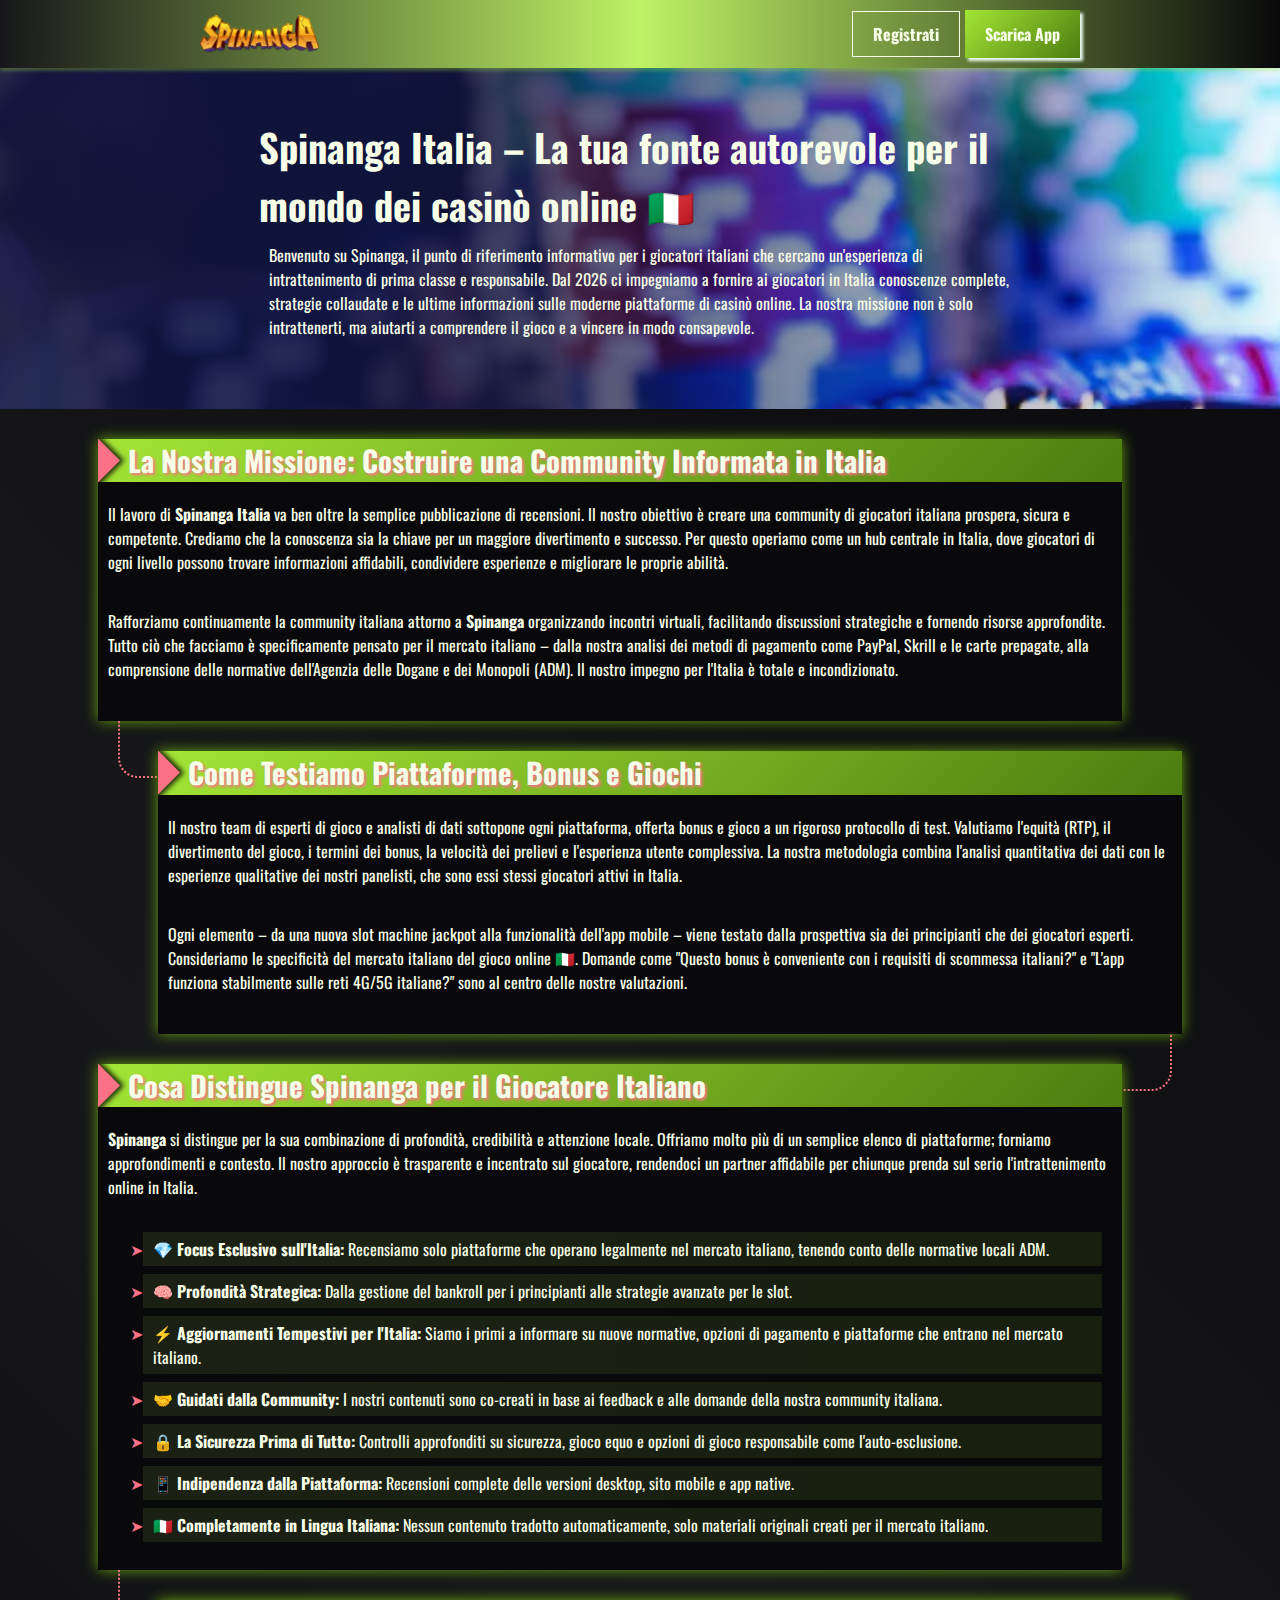
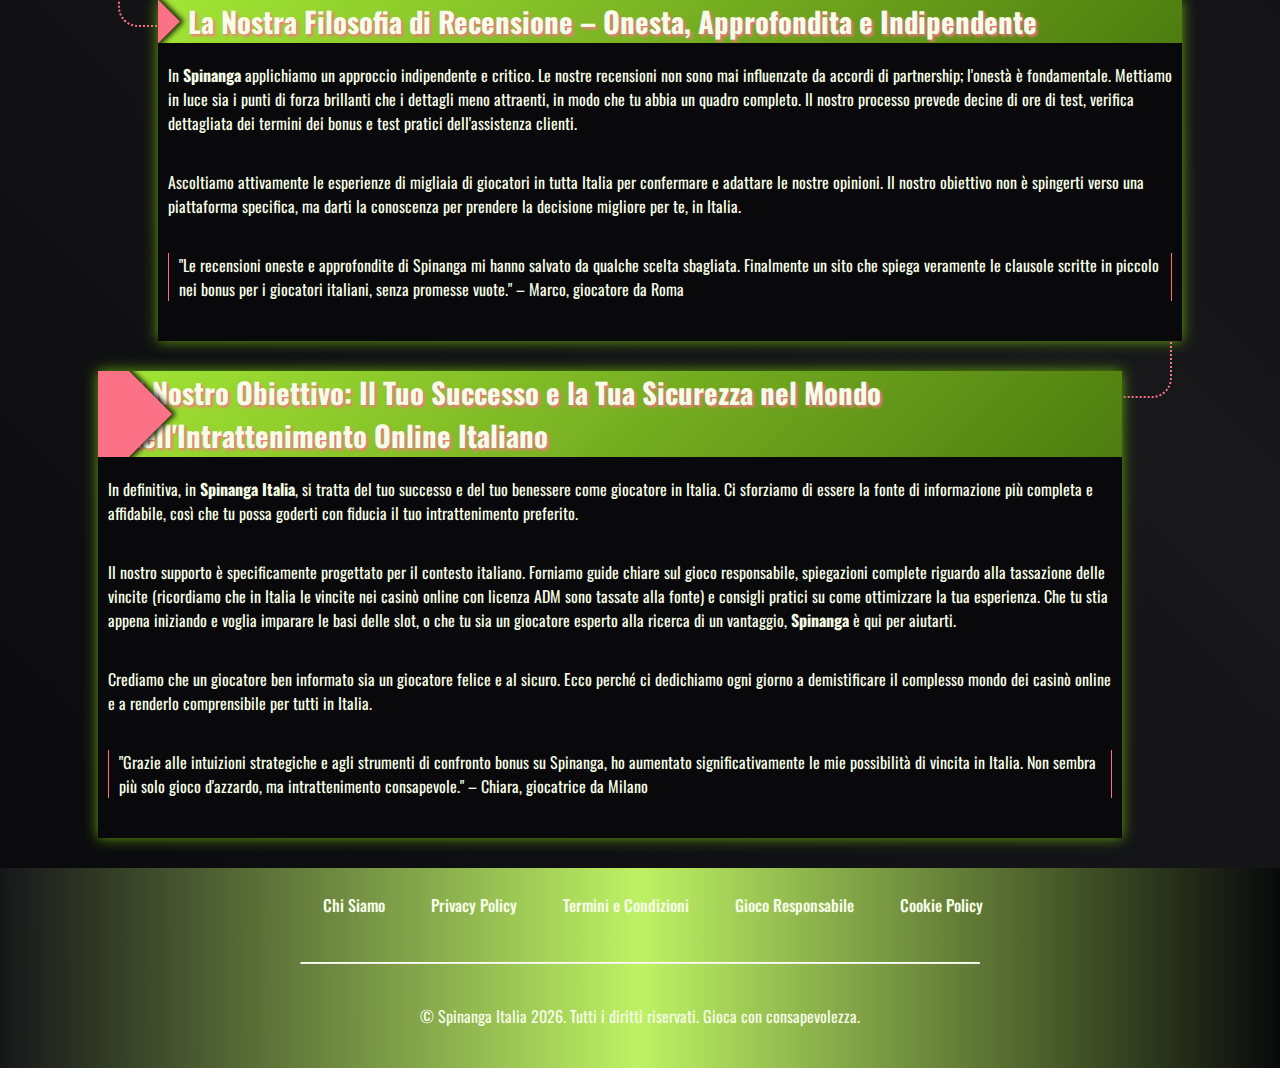
<file: about-us/index.html>
<!DOCTYPE html>
<html lang="it">

<head>
    <meta charset="UTF-8">
    <meta name="viewport" content="width=device-width, initial-scale=1.0">
    <link rel="stylesheet" href="/style.css">
    <link rel="shortcut icon" href="/favicon.ico" type="image/x-icon">
    <title>Spinanga Italia – La tua guida affidabile ai casinò online</title>
    <meta name="description"
        content="Scopri tutto su Spinanga: guide approfondite, strategie vincenti, consigli degli esperti e le ultime novità pensate per i giocatori italiani.">
    <meta name="googlebot" content="index,follow,noarchive">

    <link rel="canonical" href="https://beautyretreat.it/about-us/">

    <meta property="og:type" content="website" />
    <meta property="og:title" content="Spinanga Italia – La tua guida affidabile ai casinò online" />
    <meta property="og:description"
        content="Guide complete e strategie collaudate per i giocatori di Spinanga in Italia. Scopri recensioni oneste, bonus e molto altro." />
    <meta property="og:url" content="https://beautyretreat.it/about-us/" />
    <meta property="og:site_name" content="Spinanga Italia" />
    <meta property="og:image" content="https://beautyretreat.it/img/1.webp" />
    <meta property="og:locale" content="it_IT" />

    <meta name="twitter:card" content="summary_large_image" />
    <meta name="twitter:title" content="Spinanga Italia – La tua guida affidabile ai casinò online" />
    <meta name="twitter:description"
        content="Guide complete e strategie collaudate per i giocatori di Spinanga in Italia." />
    <meta name="twitter:image" content="https://beautyretreat.it/img/1.webp" />
</head>

<body>

    <header>
        <div class="logo">
            <a href="/"><img src="/img/logo.webp" alt="Spinanga Casino logo" width="140" height="70"></a>
        </div>

        <div class="header-btn">
            <a href="/play/" rel="nofollow" content="noindex" class="h-violet-btn">Registrati</a>
            <a href="/play/" rel="nofollow" content="noindex" class="h-accent-btn">Scarica App</a>
        </div>
    </header>

    <main>
        <div class="promo">
            <div class="promo-l">
                <h1>Spinanga Italia – La tua fonte autorevole per il mondo dei casinò online 🇮🇹</h1>
                <p class="txt">
                    Benvenuto su Spinanga, il punto di riferimento informativo per i giocatori italiani che cercano
                    un'esperienza di intrattenimento di prima classe e responsabile. Dal 2026 ci impegniamo a fornire ai
                    giocatori in Italia conoscenze complete, strategie collaudate e le ultime informazioni sulle moderne
                    piattaforme di casinò online. La nostra missione non è solo intrattenerti, ma aiutarti a comprendere
                    il gioco e a vincere in modo consapevole.
                </p>
            </div>
        </div>

        <div class="wrapper">
            <div class="container">
                <div class="container__header">
                    <h2>La Nostra Missione: Costruire una Community Informata in Italia</h2>
                </div>
                <div class="container__body">
                    <p class="txt">
                        Il lavoro di <strong>Spinanga Italia</strong> va ben oltre la semplice pubblicazione di
                        recensioni. Il nostro obiettivo è creare una community di giocatori italiana prospera, sicura e
                        competente. Crediamo che la conoscenza sia la chiave per un maggiore divertimento e successo.
                        Per questo operiamo come un hub centrale in Italia, dove giocatori di ogni livello possono
                        trovare informazioni affidabili, condividere esperienze e migliorare le proprie abilità.
                    </p>
                    <p class="txt">
                        Rafforziamo continuamente la community italiana attorno a <strong>Spinanga</strong> organizzando
                        incontri virtuali, facilitando discussioni strategiche e fornendo risorse approfondite. Tutto
                        ciò che facciamo è specificamente pensato per il mercato italiano – dalla nostra analisi dei
                        metodi di pagamento come PayPal, Skrill e le carte prepagate, alla comprensione delle normative
                        dell'Agenzia delle Dogane e dei Monopoli (ADM). Il nostro impegno per l'Italia è totale e
                        incondizionato.
                    </p>
                </div>
            </div>

            <div class="container">
                <div class="container__header">
                    <h2>Come Testiamo Piattaforme, Bonus e Giochi</h2>
                </div>
                <div class="container__body">
                    <p class="txt">
                        Il nostro team di esperti di gioco e analisti di dati sottopone ogni piattaforma, offerta bonus
                        e gioco a un rigoroso protocollo di test. Valutiamo l'equità (RTP), il divertimento del gioco, i
                        termini dei bonus, la velocità dei prelievi e l'esperienza utente complessiva. La nostra
                        metodologia combina l'analisi quantitativa dei dati con le esperienze qualitative dei nostri
                        panelisti, che sono essi stessi giocatori attivi in Italia.
                    </p>
                    <p class="txt">
                        Ogni elemento – da una nuova slot machine jackpot alla funzionalità dell'app mobile – viene
                        testato dalla prospettiva sia dei principianti che dei giocatori esperti. Consideriamo le
                        specificità del mercato italiano del gioco online 🇮🇹. Domande come "Questo bonus è conveniente
                        con i requisiti di scommessa italiani?" e "L'app funziona stabilmente sulle reti 4G/5G
                        italiane?" sono al centro delle nostre valutazioni.
                    </p>
                </div>
            </div>

            <div class="container">
                <div class="container__header">
                    <h2>Cosa Distingue Spinanga per il Giocatore Italiano</h2>
                </div>
                <div class="container__body">
                    <p class="txt">
                        <strong>Spinanga</strong> si distingue per la sua combinazione di profondità, credibilità e
                        attenzione locale. Offriamo molto più di un semplice elenco di piattaforme; forniamo
                        approfondimenti e contesto. Il nostro approccio è trasparente e incentrato sul giocatore,
                        rendendoci un partner affidabile per chiunque prenda sul serio l'intrattenimento online in
                        Italia.
                    </p>
                    <ul>
                        <li>💎 <strong>Focus Esclusivo sull'Italia:</strong> Recensiamo solo piattaforme che operano
                            legalmente nel mercato italiano, tenendo conto delle normative locali ADM.</li>
                        <li>🧠 <strong>Profondità Strategica:</strong> Dalla gestione del bankroll per i principianti
                            alle strategie avanzate per le slot.</li>
                        <li>⚡ <strong>Aggiornamenti Tempestivi per l'Italia:</strong> Siamo i primi a informare su nuove
                            normative, opzioni di pagamento e piattaforme che entrano nel mercato italiano.</li>
                        <li>🤝 <strong>Guidati dalla Community:</strong> I nostri contenuti sono co-creati in base ai
                            feedback e alle domande della nostra community italiana.</li>
                        <li>🔒 <strong>La Sicurezza Prima di Tutto:</strong> Controlli approfonditi su sicurezza, gioco
                            equo e opzioni di gioco responsabile come l'auto-esclusione.</li>
                        <li>📱 <strong>Indipendenza dalla Piattaforma:</strong> Recensioni complete delle versioni
                            desktop, sito mobile e app native.</li>
                        <li>🇮🇹 <strong>Completamente in Lingua Italiana:</strong> Nessun contenuto tradotto
                            automaticamente, solo materiali originali creati per il mercato italiano.</li>
                    </ul>
                </div>
            </div>

            <div class="container">
                <div class="container__header">
                    <h2>La Nostra Filosofia di Recensione – Onesta, Approfondita e Indipendente</h2>
                </div>
                <div class="container__body">
                    <p class="txt">
                        In <strong>Spinanga</strong> applichiamo un approccio indipendente e critico. Le nostre
                        recensioni non sono mai influenzate da accordi di partnership; l'onestà è fondamentale. Mettiamo
                        in luce sia i punti di forza brillanti che i dettagli meno attraenti, in modo che tu abbia un
                        quadro completo. Il nostro processo prevede decine di ore di test, verifica dettagliata dei
                        termini dei bonus e test pratici dell'assistenza clienti.
                    </p>
                    <p class="txt">
                        Ascoltiamo attivamente le esperienze di migliaia di giocatori in tutta Italia per confermare e
                        adattare le nostre opinioni. Il nostro obiettivo non è spingerti verso una piattaforma
                        specifica, ma darti la conoscenza per prendere la decisione migliore per te, in Italia.
                    </p>
                    <p class="txt quote">
                        "Le recensioni oneste e approfondite di Spinanga mi hanno salvato da qualche scelta sbagliata.
                        Finalmente un sito che spiega veramente le clausole scritte in piccolo nei bonus per i giocatori
                        italiani, senza promesse vuote." – Marco, giocatore da Roma
                    </p>
                </div>
            </div>

            <div class="container">
                <div class="container__header">
                    <h2>Il Nostro Obiettivo: Il Tuo Successo e la Tua Sicurezza nel Mondo dell'Intrattenimento Online
                        Italiano</h2>
                </div>
                <div class="container__body">
                    <p class="txt">
                        In definitiva, in <strong>Spinanga Italia</strong>, si tratta del tuo successo e del tuo
                        benessere come giocatore in Italia. Ci sforziamo di essere la fonte di informazione più completa
                        e affidabile, così che tu possa goderti con fiducia il tuo intrattenimento preferito.
                    </p>
                    <p class="txt">
                        Il nostro supporto è specificamente progettato per il contesto italiano. Forniamo guide chiare
                        sul gioco responsabile, spiegazioni complete riguardo alla tassazione delle vincite (ricordiamo
                        che in Italia le vincite nei casinò online con licenza ADM sono tassate alla fonte) e consigli
                        pratici su come ottimizzare la tua esperienza. Che tu stia appena iniziando e voglia imparare le
                        basi delle slot, o che tu sia un giocatore esperto alla ricerca di un vantaggio,
                        <strong>Spinanga</strong> è qui per aiutarti.
                    </p>
                    <p class="txt">
                        Crediamo che un giocatore ben informato sia un giocatore felice e al sicuro. Ecco perché ci
                        dedichiamo ogni giorno a demistificare il complesso mondo dei casinò online e a renderlo
                        comprensibile per tutti in Italia.
                    </p>
                    <p class="txt quote">
                        "Grazie alle intuizioni strategiche e agli strumenti di confronto bonus su Spinanga, ho
                        aumentato significativamente le mie possibilità di vincita in Italia. Non sembra più solo gioco
                        d'azzardo, ma intrattenimento consapevole." – Chiara, giocatrice da Milano
                    </p>
                </div>
            </div>
        </div>
    </main>

    <footer>
        <ul class="f-nav">
            <li>
                <a href="/about-us/">Chi Siamo</a>
            </li>
            <li>
                <a href="/privacy-policy/">Privacy Policy</a>
            </li>
            <li>
                <a href="/terms-and-conditions/">Termini e Condizioni</a>
            </li>
            <li>
                <a href="/responsible-gambling/">Gioco Responsabile</a>
            </li>
            <li>
                <a href="/cookie-policy/">Cookie Policy</a>
            </li>
        </ul>

        <hr>

        <p class="txt">
            © Spinanga Italia 2026. Tutti i diritti riservati. Gioca con consapevolezza.
        </p>
    </footer>
</body>

</html>
</file>
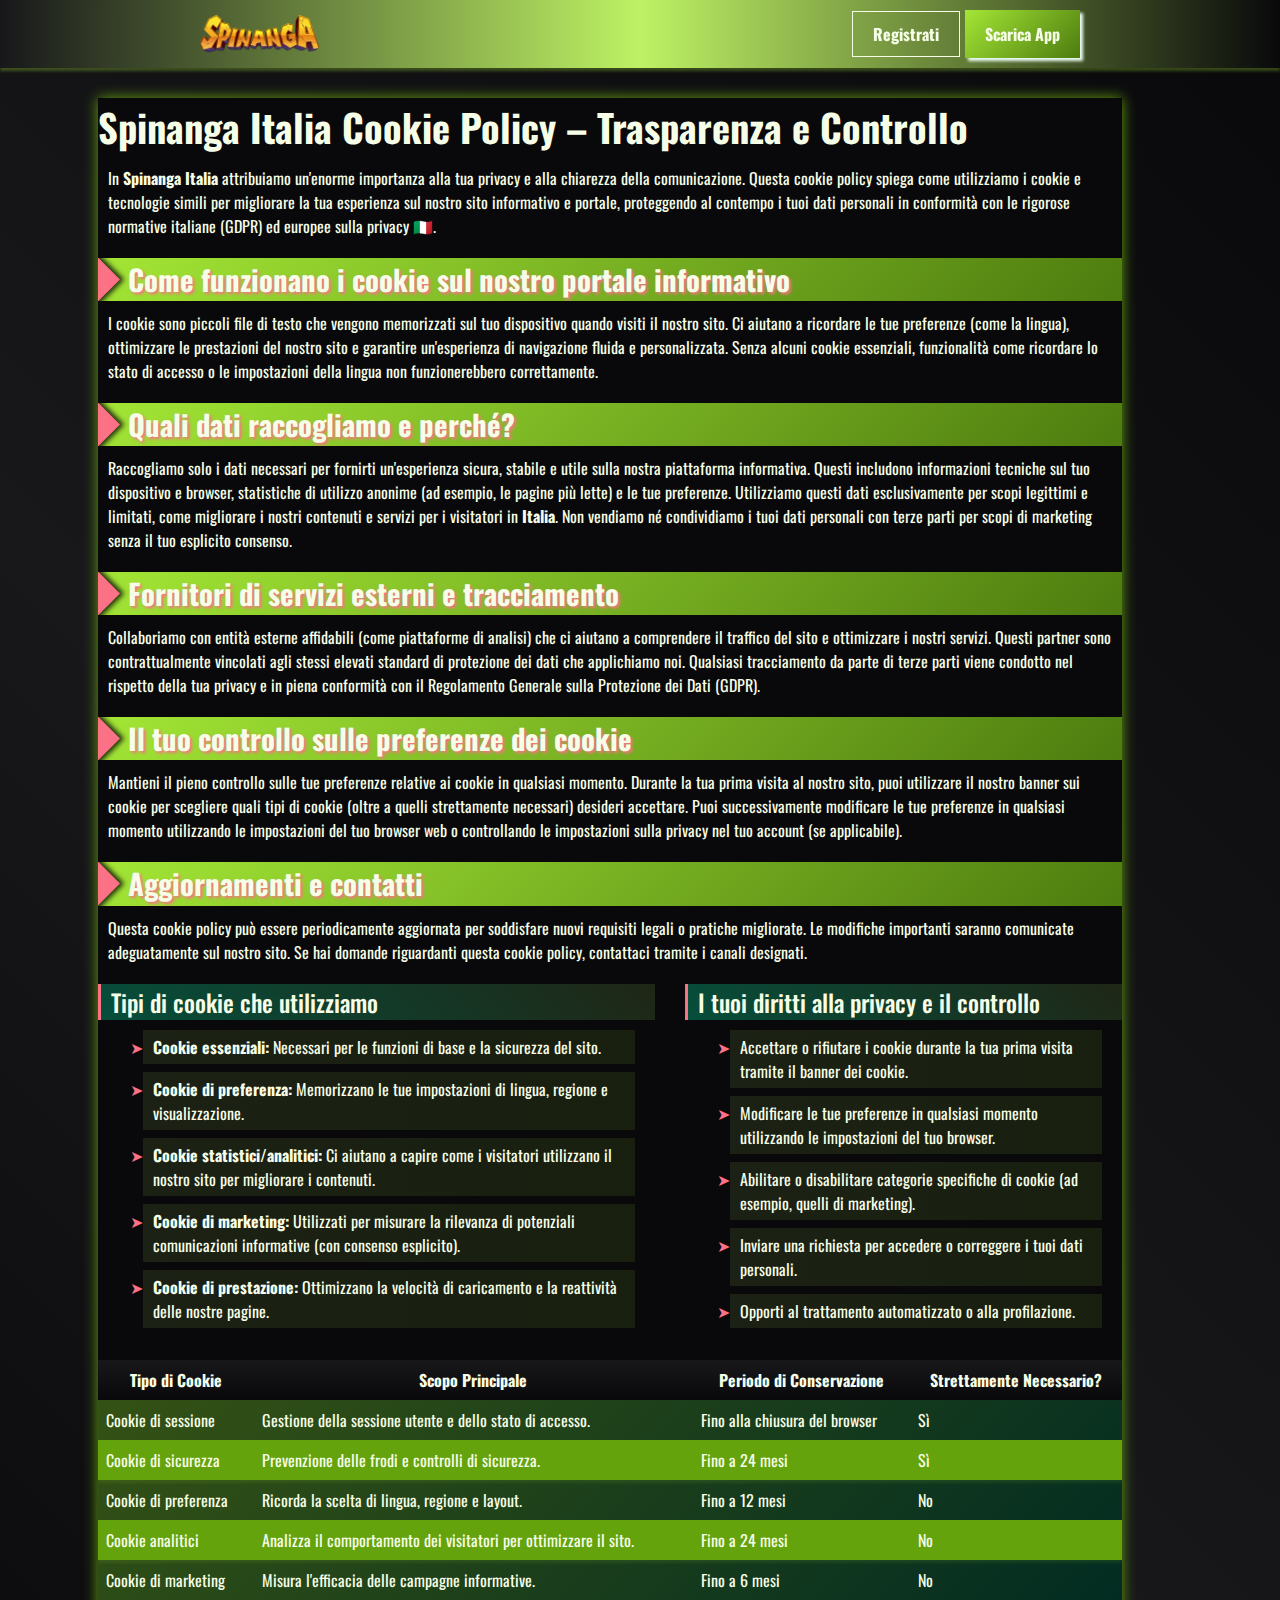
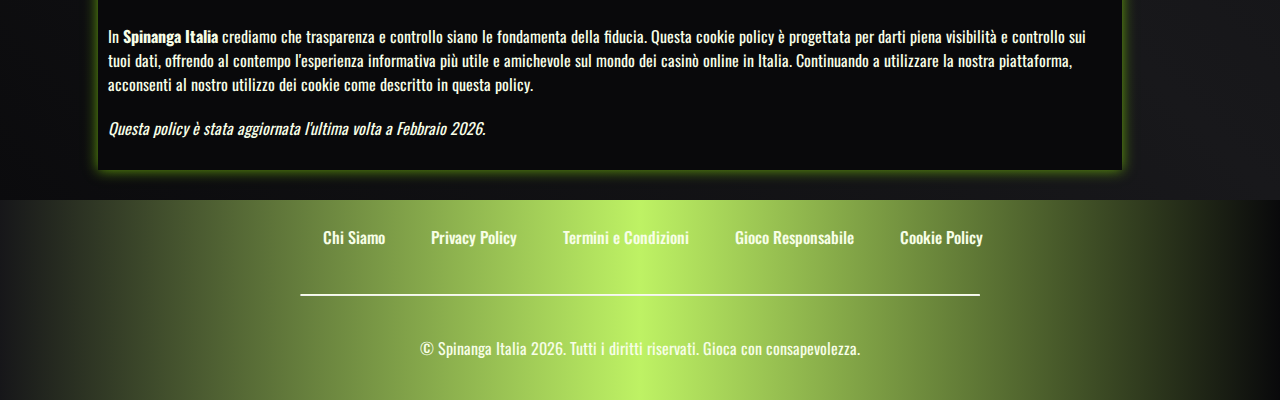
<file: cookie-policy/index.html>
<!DOCTYPE html>
<html lang="it">

<head>
    <meta charset="UTF-8">
    <meta name="viewport" content="width=device-width, initial-scale=1.0">
    <link rel="stylesheet" href="/style.css">
    <link rel="shortcut icon" href="/favicon.ico" type="image/x-icon">
    <title>Spinanga Italia – La tua privacy e trasparenza sono la nostra priorità</title>
    <meta name="description"
        content="In Spinanga Italia trattiamo i tuoi dati con la massima cura. Scopri la nostra cookie policy per vedere come i cookie migliorano la tua esperienza, con piena trasparenza sulla tua privacy in Italia.">
    <meta name="googlebot" content="index,follow,noarchive">

    <link rel="canonical" href="https://beautyretreat.it/cookie-policy/">

    <meta property="og:type" content="website" />
    <meta property="og:title" content="Spinanga Italia – La tua privacy e trasparenza sono la nostra priorità" />
    <meta property="og:description"
        content="Cookie policy di Spinanga Italia - Come proteggiamo i tuoi dati e ottimizziamo la tua esperienza informativa." />
    <meta property="og:url" content="https://beautyretreat.it/cookie-policy/" />
    <meta property="og:site_name" content="Spinanga Italia" />
    <meta property="og:locale" content="it_IT" />

    <meta name="twitter:card" content="summary" />
    <meta name="twitter:title" content="Cookie Policy - Spinanga Italia" />
    <meta name="twitter:description"
        content="Scopri come Spinanga Italia utilizza i cookie per migliorare la tua esperienza informativa e utente." />
</head>

<body>

    <header>
        <div class="logo">
            <a href="/"><img src="/img/logo.webp" alt="Spinanga Casino logo" width="140" height="70"></a>
        </div>

        <div class="header-btn">
            <a href="/play/" rel="nofollow" content="noindex" class="h-violet-btn">Registrati</a>
            <a href="/play/" rel="nofollow" content="noindex" class="h-accent-btn">Scarica App</a>
        </div>
    </header>

    <main>
        <div class="wrapper">
            <div class="container">
                <h1>Spinanga Italia Cookie Policy – Trasparenza e Controllo</h1>
                <p class="txt">
                    In <strong>Spinanga Italia</strong> attribuiamo un'enorme importanza alla tua privacy e alla
                    chiarezza della comunicazione.
                    Questa cookie policy spiega come utilizziamo i cookie e tecnologie simili per migliorare la tua
                    esperienza sul nostro sito informativo e portale, proteggendo al contempo i tuoi dati personali in
                    conformità con le rigorose normative italiane (GDPR) ed europee sulla privacy 🇮🇹.
                </p>

                <div class="container__header">
                    <h2>Come funzionano i cookie sul nostro portale informativo</h2>
                </div>
                <p class="txt">
                    I cookie sono piccoli file di testo che vengono memorizzati sul tuo dispositivo quando visiti il
                    nostro sito.
                    Ci aiutano a ricordare le tue preferenze (come la lingua), ottimizzare le prestazioni del nostro
                    sito e garantire un'esperienza di navigazione fluida e personalizzata. Senza alcuni cookie
                    essenziali, funzionalità come ricordare lo stato di accesso o le impostazioni della lingua non
                    funzionerebbero correttamente.
                </p>

                <div class="container__header">
                    <h2>Quali dati raccogliamo e perché?</h2>
                </div>
                <p class="txt">
                    Raccogliamo solo i dati necessari per fornirti un'esperienza sicura, stabile e utile sulla nostra
                    piattaforma informativa.
                    Questi includono informazioni tecniche sul tuo dispositivo e browser, statistiche di utilizzo
                    anonime (ad esempio, le pagine più lette) e le tue preferenze. Utilizziamo questi dati
                    esclusivamente per scopi legittimi e limitati, come migliorare i nostri contenuti e servizi per i
                    visitatori in <strong>Italia</strong>.
                    Non vendiamo né condividiamo i tuoi dati personali con terze parti per scopi di marketing senza il
                    tuo esplicito consenso.
                </p>

                <div class="container__header">
                    <h2>Fornitori di servizi esterni e tracciamento</h2>
                </div>
                <p class="txt">
                    Collaboriamo con entità esterne affidabili (come piattaforme di analisi) che ci aiutano a
                    comprendere il traffico del sito e ottimizzare i nostri servizi. Questi partner sono
                    contrattualmente vincolati agli stessi elevati standard di protezione dei dati che applichiamo noi.
                    Qualsiasi tracciamento da parte di terze parti viene condotto nel rispetto della tua privacy e in
                    piena conformità con il Regolamento Generale sulla Protezione dei Dati (GDPR).
                </p>

                <div class="container__header">
                    <h2>Il tuo controllo sulle preferenze dei cookie</h2>
                </div>
                <p class="txt">
                    Mantieni il pieno controllo sulle tue preferenze relative ai cookie in qualsiasi momento.
                    Durante la tua prima visita al nostro sito, puoi utilizzare il nostro banner sui cookie per
                    scegliere quali tipi di cookie (oltre a quelli strettamente necessari) desideri accettare.
                    Puoi successivamente modificare le tue preferenze in qualsiasi momento utilizzando le impostazioni
                    del tuo browser web o controllando le impostazioni sulla privacy nel tuo account (se applicabile).
                </p>

                <div class="container__header">
                    <h2>Aggiornamenti e contatti</h2>
                </div>
                <p class="txt">
                    Questa cookie policy può essere periodicamente aggiornata per soddisfare nuovi requisiti legali o
                    pratiche migliorate. Le modifiche importanti saranno comunicate adeguatamente sul nostro sito.
                    Se hai domande riguardanti questa cookie policy, contattaci tramite i canali designati.
                </p>

                <div class="comparison-list">
                    <div>
                        <h3>Tipi di cookie che utilizziamo</h3>
                        <ul>
                            <li><strong>Cookie essenziali:</strong> Necessari per le funzioni di base e la sicurezza del
                                sito.</li>
                            <li><strong>Cookie di preferenza:</strong> Memorizzano le tue impostazioni di lingua,
                                regione e visualizzazione.</li>
                            <li><strong>Cookie statistici/analitici:</strong> Ci aiutano a capire come i visitatori
                                utilizzano il nostro sito per migliorare i contenuti.</li>
                            <li><strong>Cookie di marketing:</strong> Utilizzati per misurare la rilevanza di potenziali
                                comunicazioni informative (con consenso esplicito).</li>
                            <li><strong>Cookie di prestazione:</strong> Ottimizzano la velocità di caricamento e la
                                reattività delle nostre pagine.</li>
                        </ul>
                    </div>

                    <div>
                        <h3>I tuoi diritti alla privacy e il controllo</h3>
                        <ul>
                            <li>Accettare o rifiutare i cookie durante la tua prima visita tramite il banner dei cookie.
                            </li>
                            <li>Modificare le tue preferenze in qualsiasi momento utilizzando le impostazioni del tuo
                                browser.</li>
                            <li>Abilitare o disabilitare categorie specifiche di cookie (ad esempio, quelli di
                                marketing).</li>
                            <li>Inviare una richiesta per accedere o correggere i tuoi dati personali.</li>
                            <li>Opporti al trattamento automatizzato o alla profilazione.</li>
                        </ul>
                    </div>
                </div>

                <div class="table-wrapper">
                    <table>
                        <thead>
                            <tr>
                                <th>Tipo di Cookie</th>
                                <th>Scopo Principale</th>
                                <th>Periodo di Conservazione</th>
                                <th>Strettamente Necessario?</th>
                            </tr>
                        </thead>
                        <tbody>
                            <tr>
                                <td>Cookie di sessione</td>
                                <td>Gestione della sessione utente e dello stato di accesso.</td>
                                <td>Fino alla chiusura del browser</td>
                                <td>Sì</td>
                            </tr>
                            <tr>
                                <td>Cookie di sicurezza</td>
                                <td>Prevenzione delle frodi e controlli di sicurezza.</td>
                                <td>Fino a 24 mesi</td>
                                <td>Sì</td>
                            </tr>
                            <tr>
                                <td>Cookie di preferenza</td>
                                <td>Ricorda la scelta di lingua, regione e layout.</td>
                                <td>Fino a 12 mesi</td>
                                <td>No</td>
                            </tr>
                            <tr>
                                <td>Cookie analitici</td>
                                <td>Analizza il comportamento dei visitatori per ottimizzare il sito.</td>
                                <td>Fino a 24 mesi</td>
                                <td>No</td>
                            </tr>
                            <tr>
                                <td>Cookie di marketing</td>
                                <td>Misura l'efficacia delle campagne informative.</td>
                                <td>Fino a 6 mesi</td>
                                <td>No</td>
                            </tr>
                        </tbody>
                    </table>
                </div>

                <p class="txt">
                    In <strong>Spinanga Italia</strong> crediamo che trasparenza e controllo siano le fondamenta della
                    fiducia.
                    Questa cookie policy è progettata per darti piena visibilità e controllo sui tuoi dati, offrendo al
                    contempo l'esperienza informativa più utile e amichevole sul mondo dei casinò online in Italia.
                    Continuando a utilizzare la nostra piattaforma, acconsenti al nostro utilizzo dei cookie come
                    descritto in questa policy.
                </p>
                <p class="txt">
                    <em>Questa policy è stata aggiornata l'ultima volta a Febbraio 2026.</em>
                </p>
            </div>
        </div>
    </main>

    <footer>
        <ul class="f-nav">
            <li>
                <a href="/about-us/">Chi Siamo</a>
            </li>
            <li>
                <a href="/privacy-policy/">Privacy Policy</a>
            </li>
            <li>
                <a href="/terms-and-conditions/">Termini e Condizioni</a>
            </li>
            <li>
                <a href="/responsible-gambling/">Gioco Responsabile</a>
            </li>
            <li>
                <a href="/cookie-policy/">Cookie Policy</a>
            </li>
        </ul>

        <hr>

        <p class="txt">
            © Spinanga Italia 2026. Tutti i diritti riservati. Gioca con consapevolezza.
        </p>
    </footer>
</body>

</html>
</file>
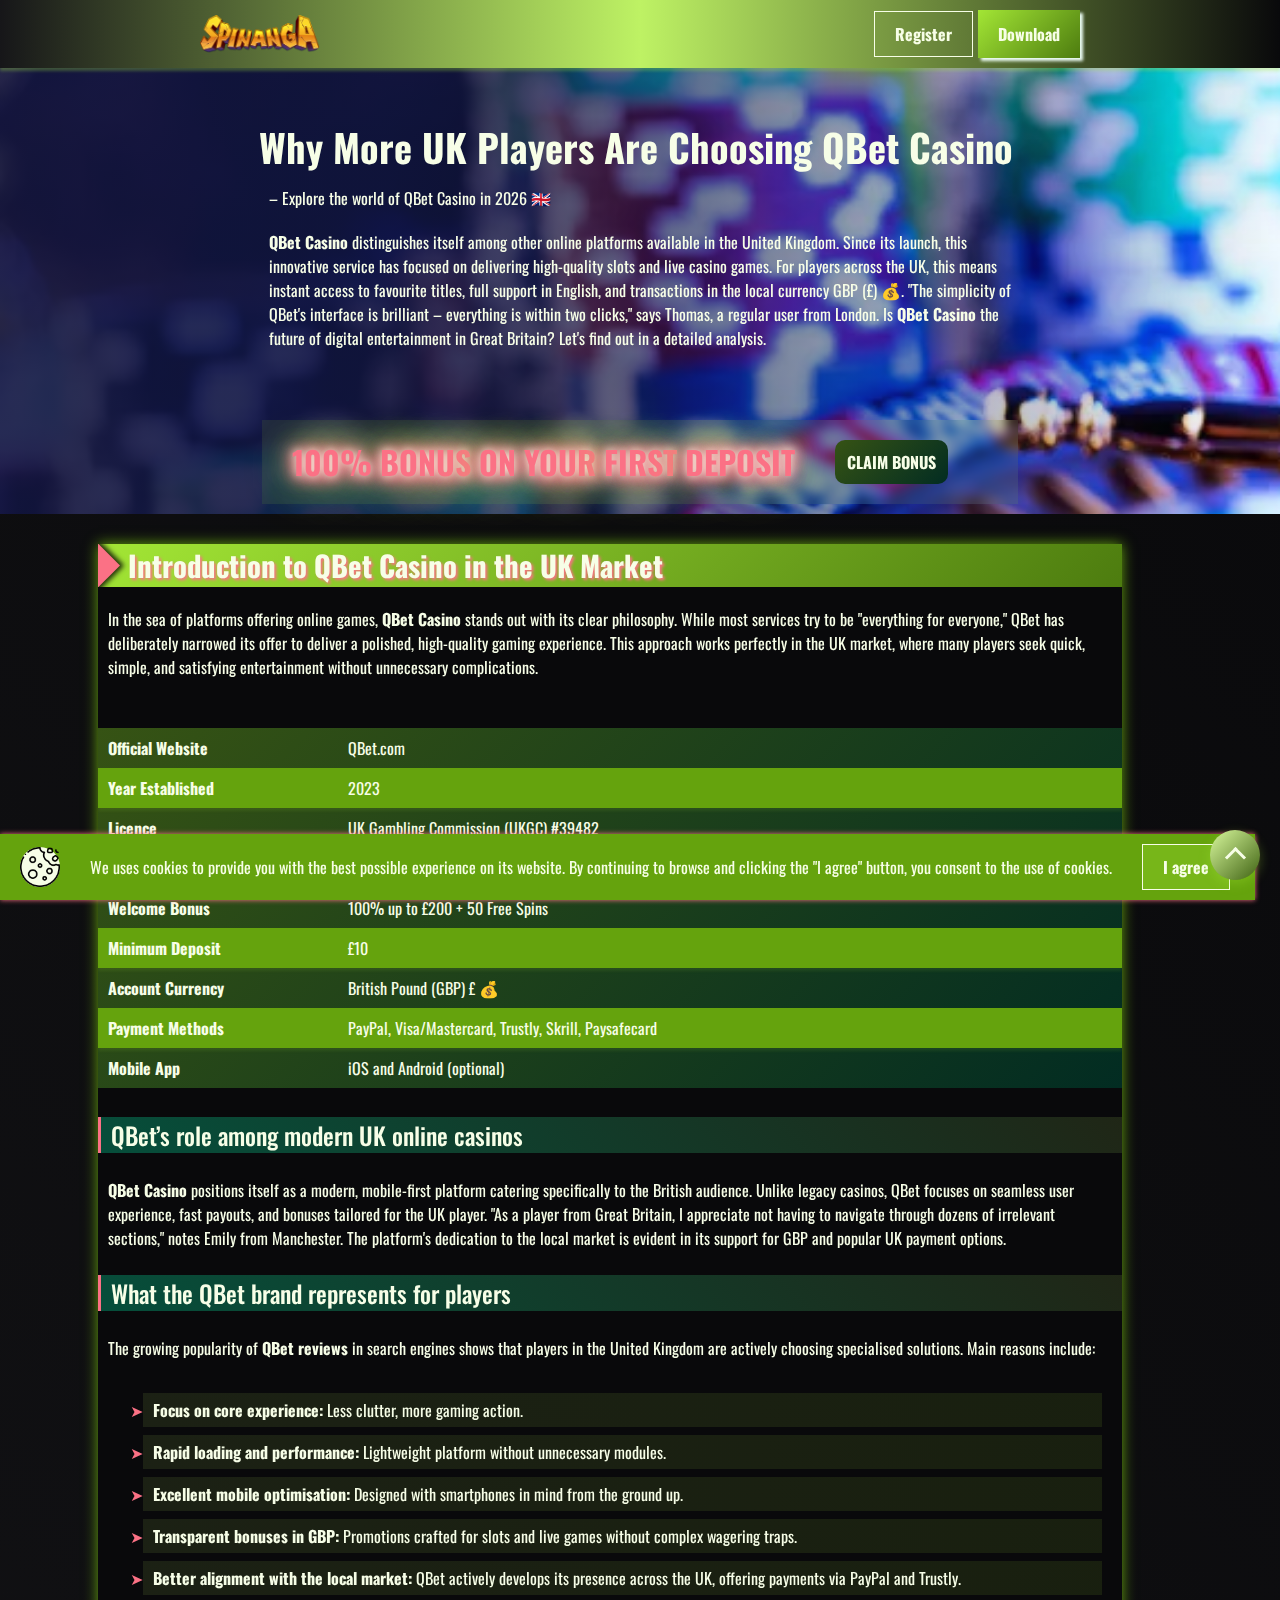
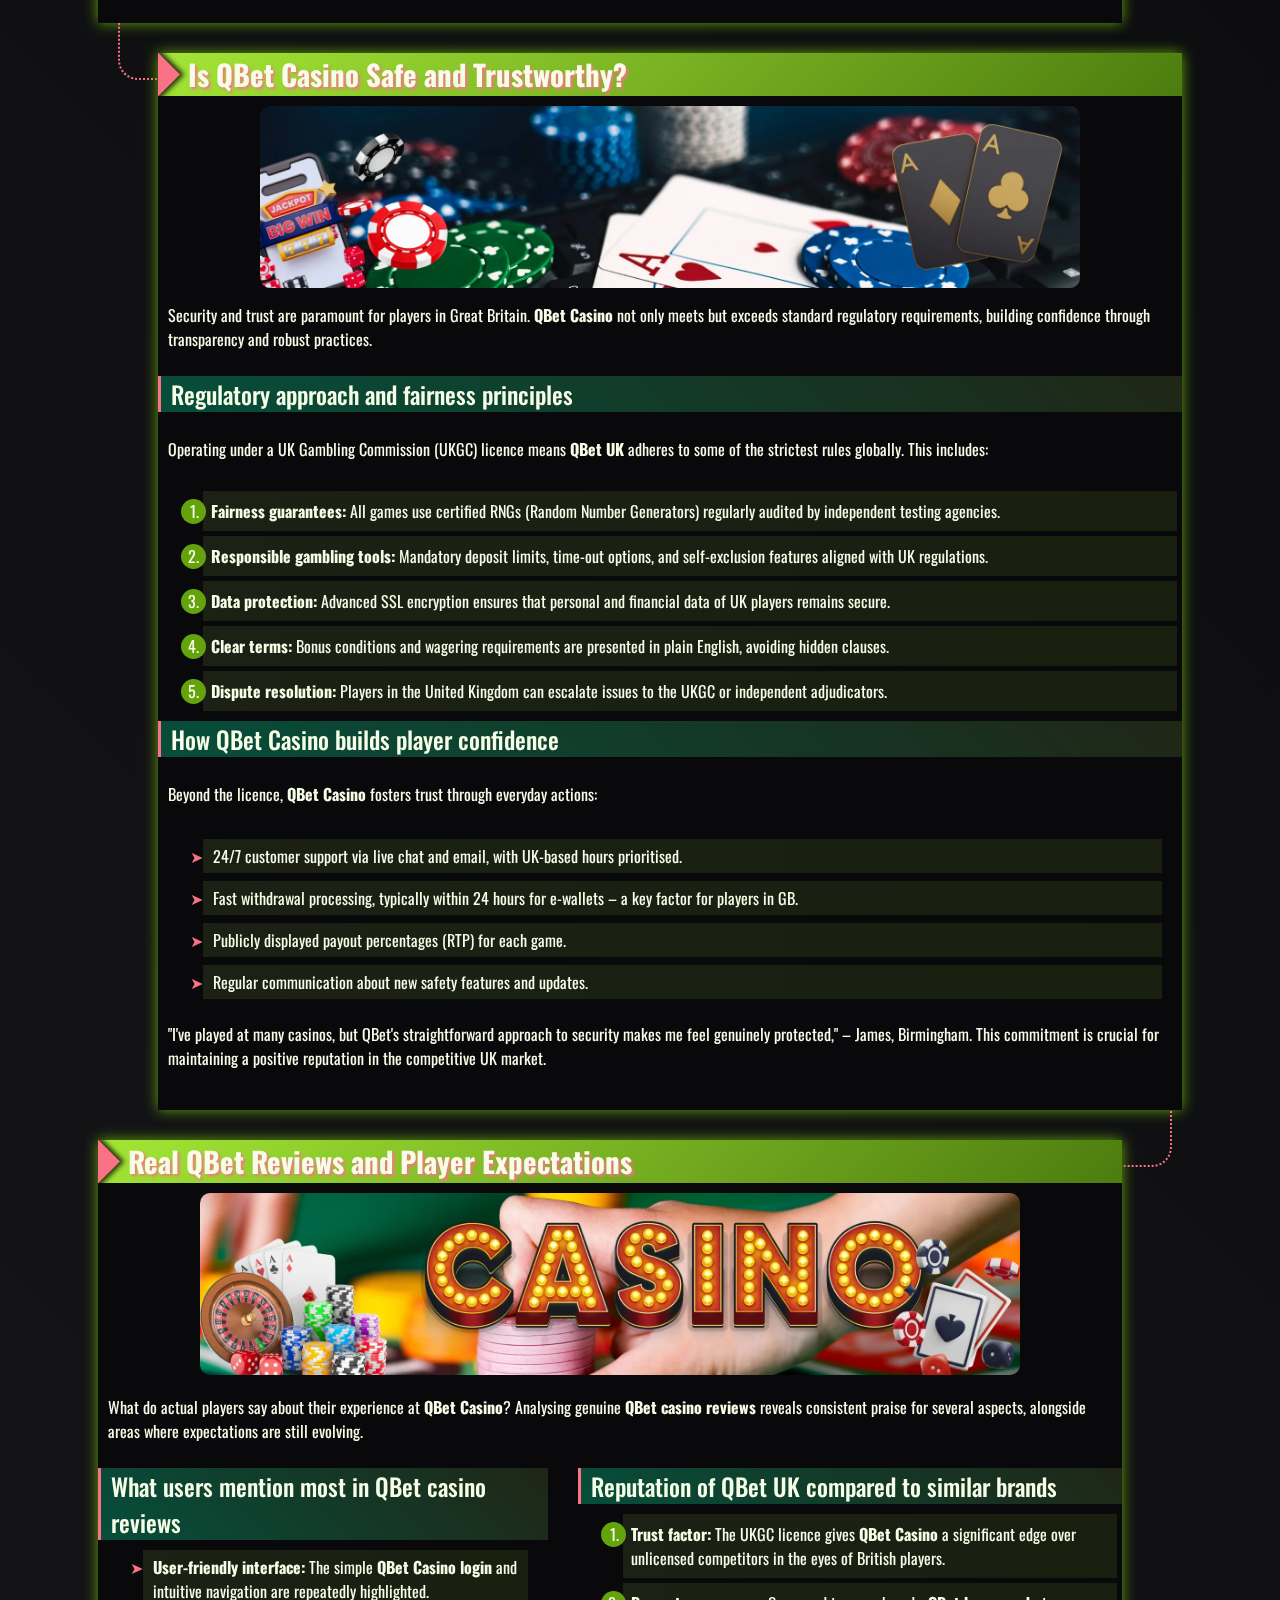
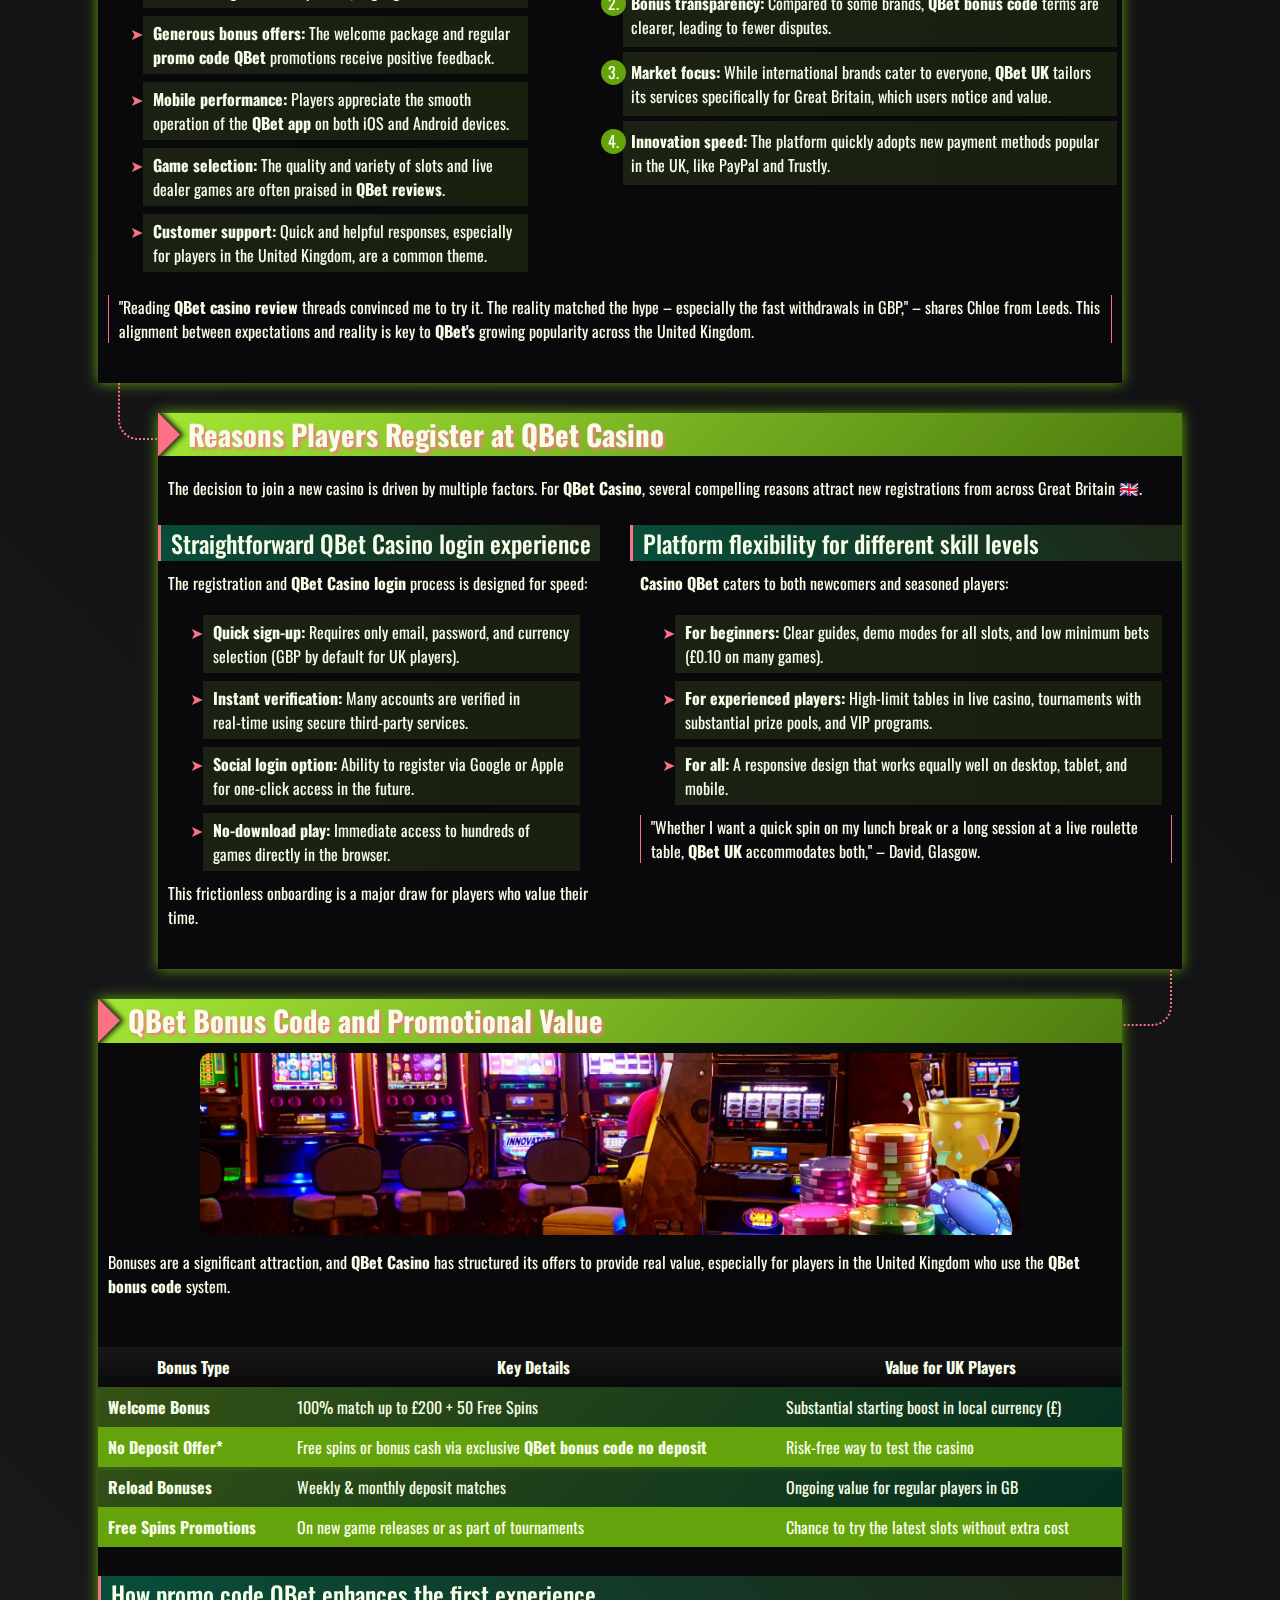
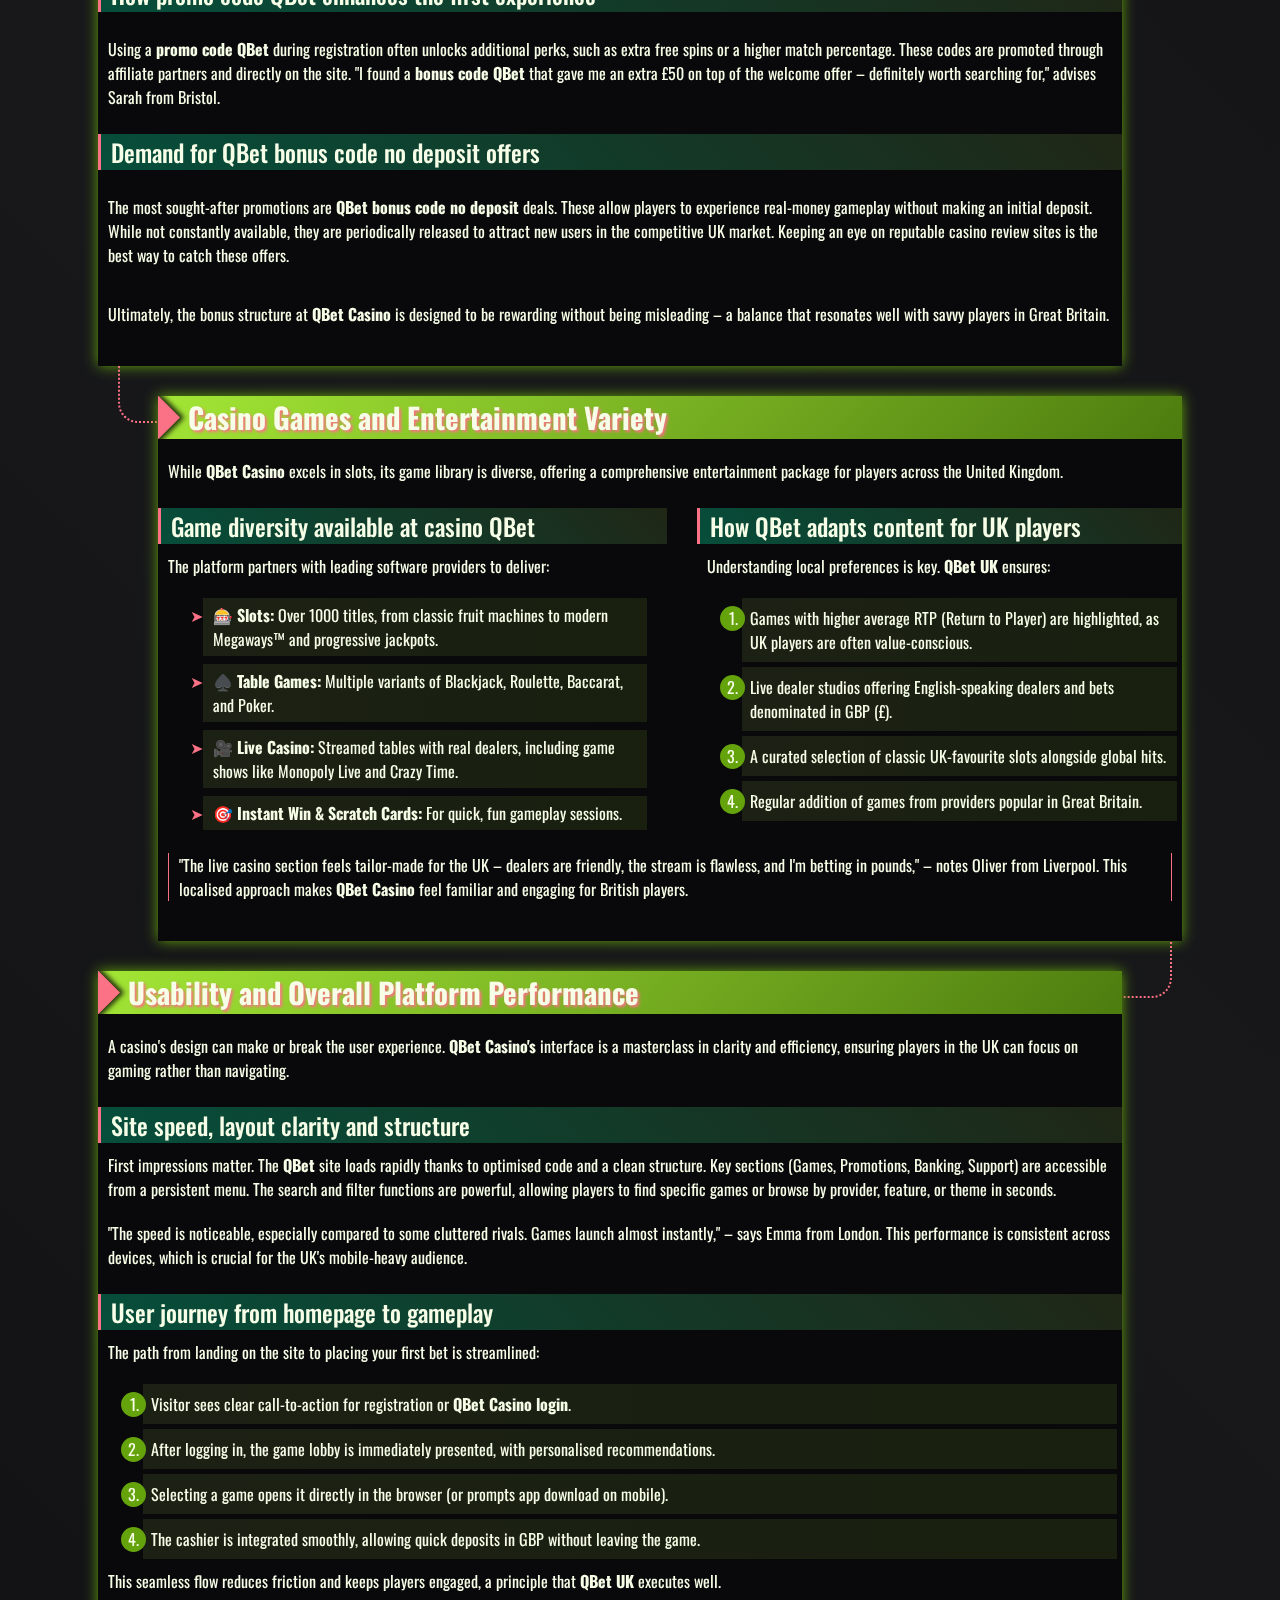
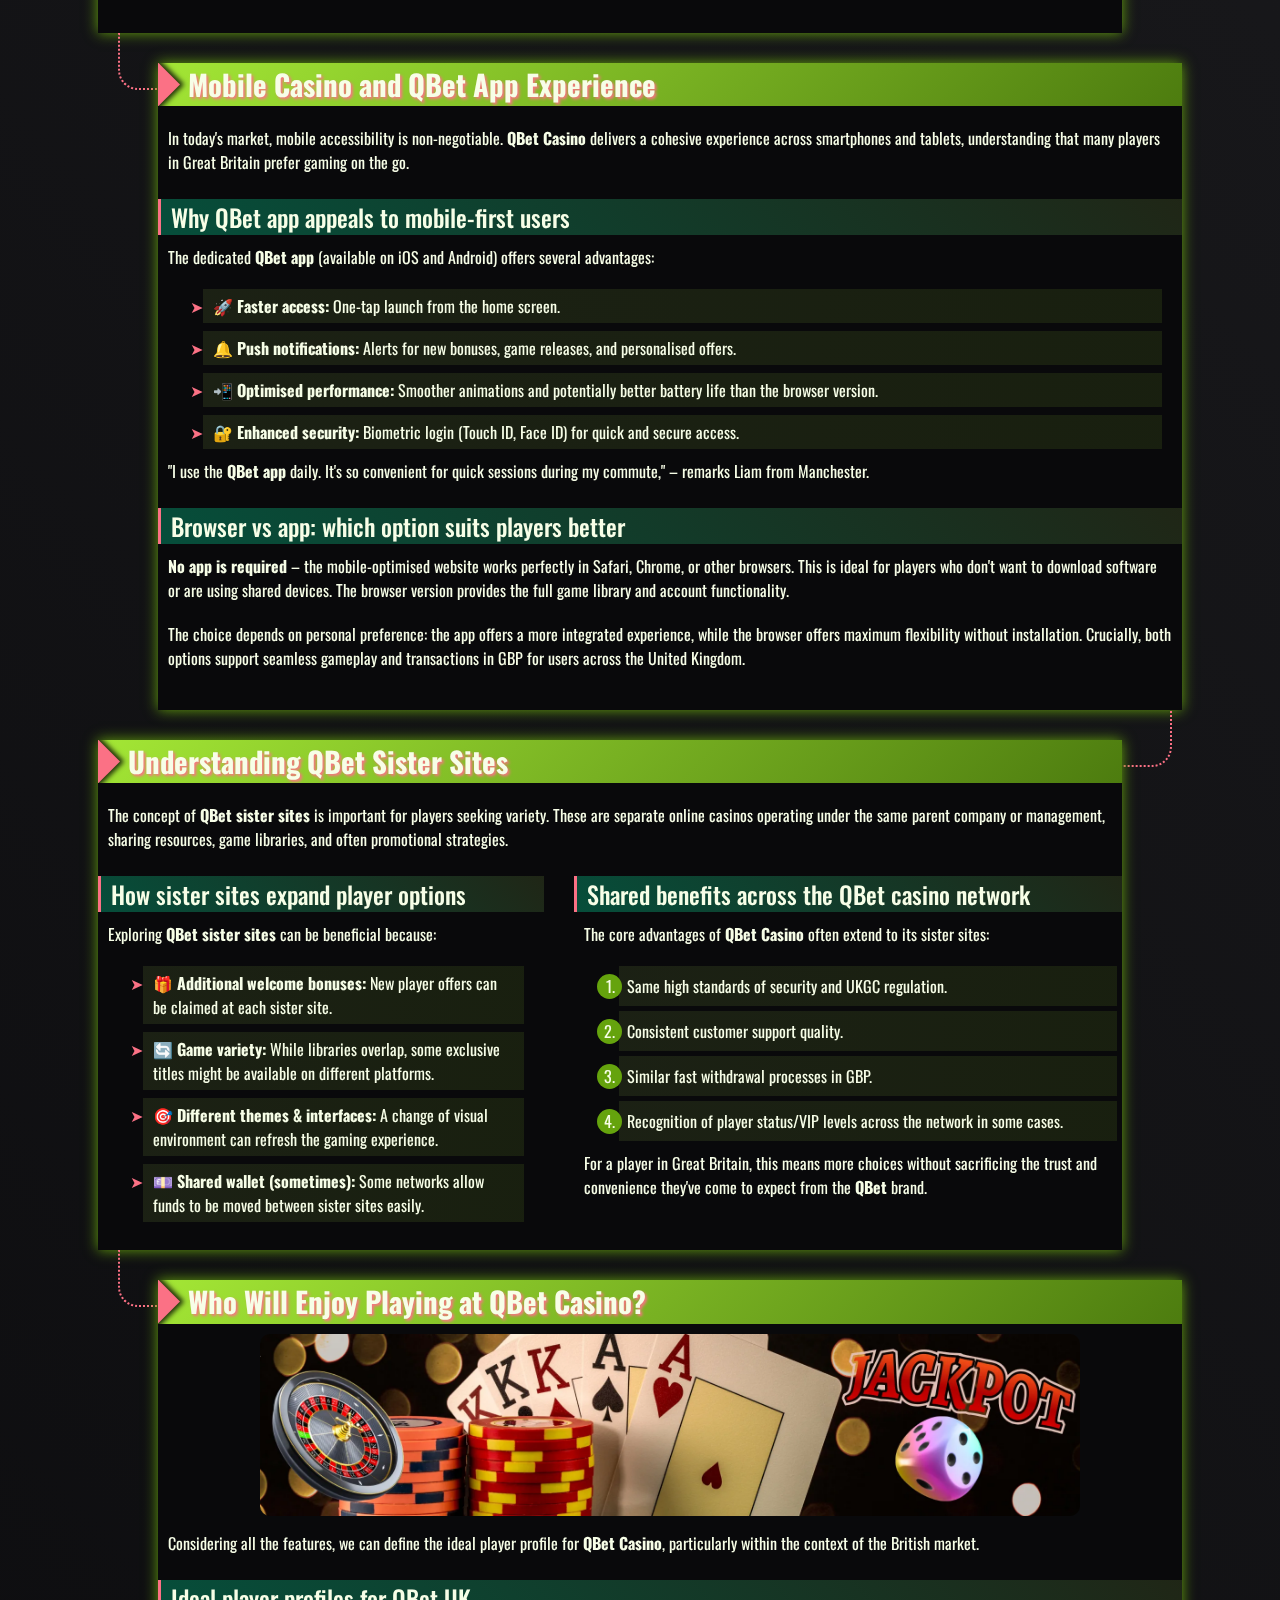
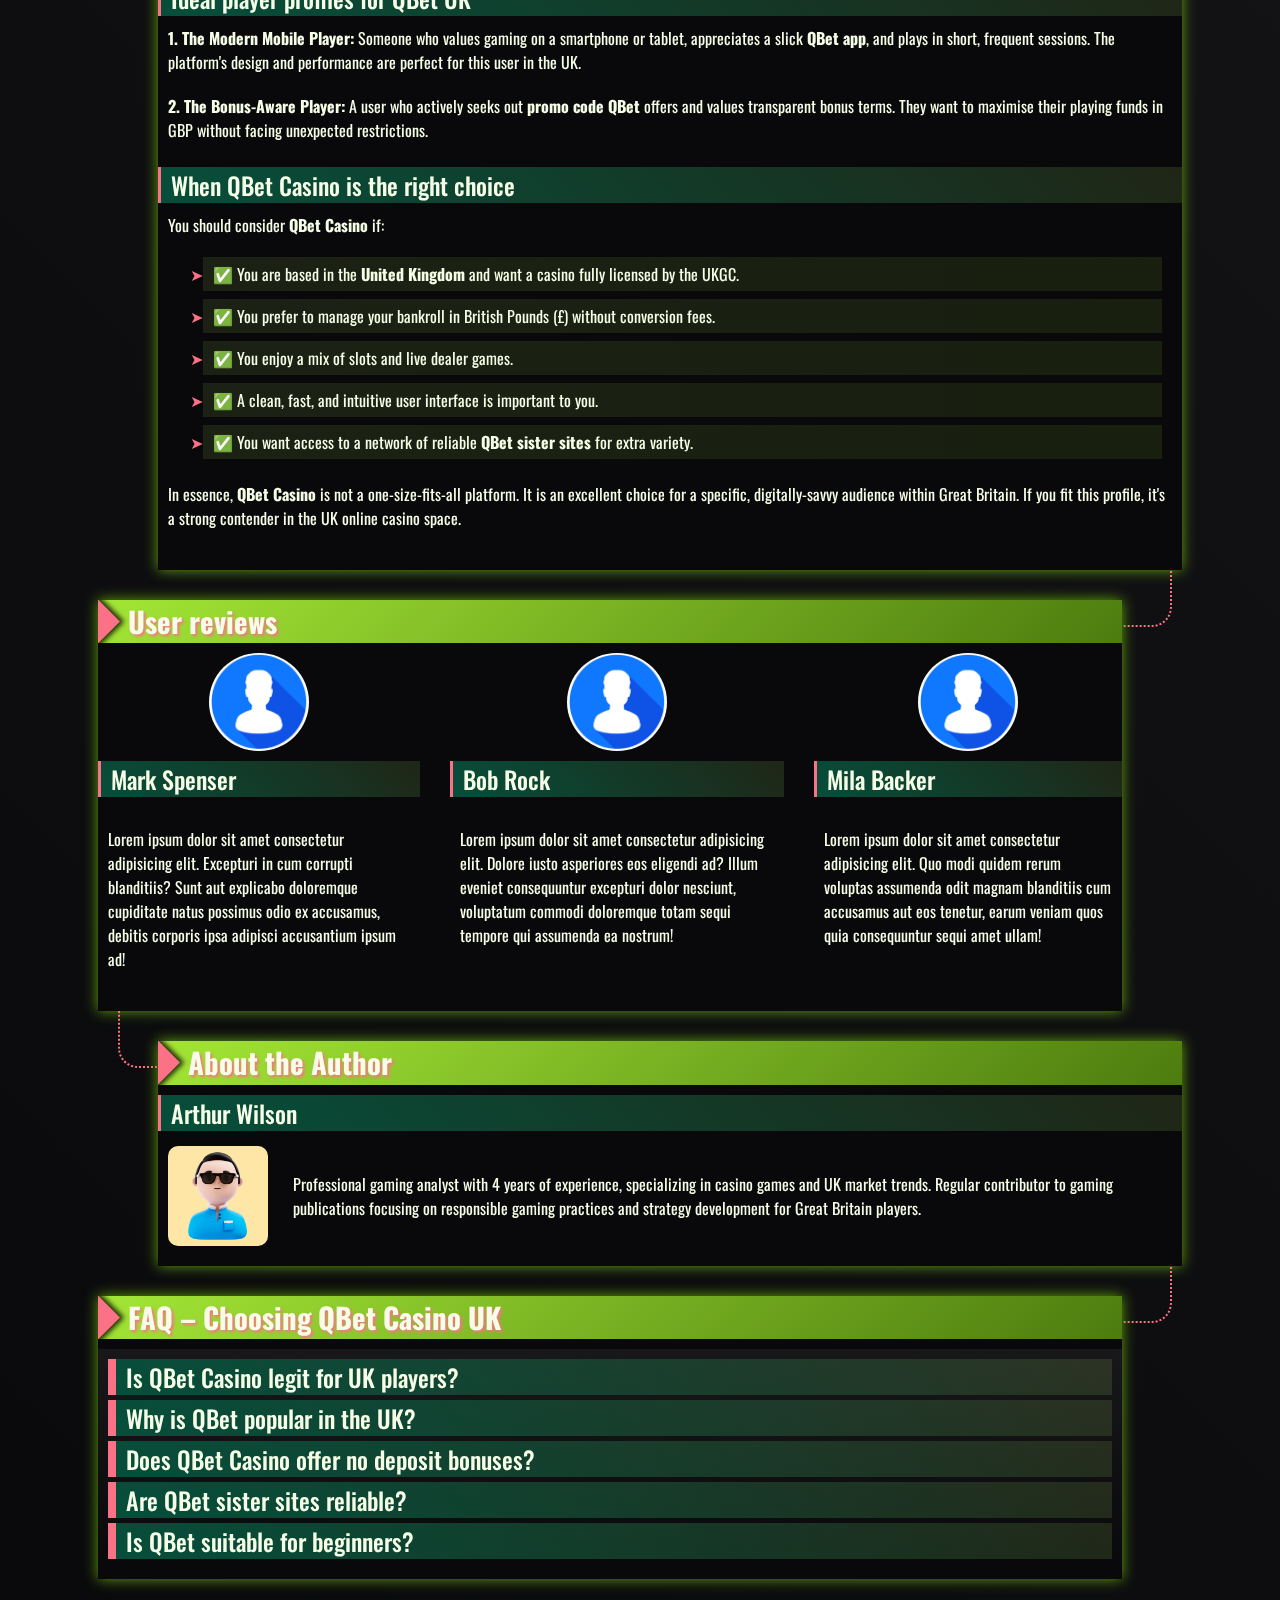
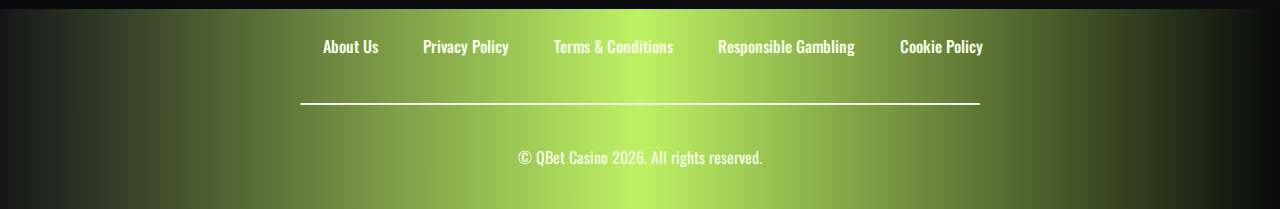
<file: en-gb/index.html>
<!DOCTYPE html>
<html lang="en">

<head>
    <meta charset="UTF-8">
    <meta name="viewport" content="width=device-width, initial-scale=1.0">
    <link rel="stylesheet" href="/style.css">
    <link rel="shortcut icon" href="/favicon.ico" type="image/x-icon">
    <title>Why QBet Casino UK Is Gaining Popularity Among Players</title>
    <meta name="description"
        content="Learn why QBet Casino UK stands out: player-focused design, bonus codes, mobile access, sister sites and trusted reviews.">
    <meta name="googlebot" content="index,follow,noarchive">

    <link rel="alternate" hreflang="en-GB" href="https://vanessaswhimsicalworld.co.uk/en-gb/">
    <link rel="alternate" hreflang="x-default" href="https://vanessaswhimsicalworld.co.uk/">
    <link rel="canonical" href="https://vanessaswhimsicalworld.co.uk/en-gb/">

    <meta property="og:type" content="website" />
    <meta property="og:title" content="Why QBet Casino UK Is Gaining Popularity Among Players" />
    <meta property="og:description"
        content="Learn why QBet Casino UK stands out: player-focused design, bonus codes, mobile access, sister sites and trusted reviews." />
    <meta property="og:url" content="https://vanessaswhimsicalworld.co.uk/" />
    <meta property="og:site_name" content="QBet Casino" />
    <meta property="og:image" content="https://vanessaswhimsicalworld.co.uk/img/1.webp" />
    <meta property="og:locale" content="en_GB" />

    <meta name="twitter:card" content="summary_large_image" />
    <meta name="twitter:title" content="Why QBet Casino UK Is Gaining Popularity Among Players" />
    <meta name="twitter:description"
        content="Learn why QBet Casino UK stands out: player-focused design, bonus codes, mobile access, sister sites and trusted reviews." />
    <meta name="twitter:image" content="https://vanessaswhimsicalworld.co.uk/img/1.webp" />

    <script type="application/ld+json">
    {
        "@context": "https://schema.org",
        "@type": "Article",
        "headline": "Why QBet Casino UK Is Gaining Popularity Among Players",
        "description": "Learn why QBet Casino UK stands out: player-focused design, bonus codes, mobile access, sister sites and trusted reviews.",
        "mainEntityOfPage": {
            "@type": "WebPage",
            "@id": "https://vanessaswhimsicalworld.co.uk/"
        },
        "author": {
            "@type": "Person",
            "name": "John Smith",
            "url": "https://vanessaswhimsicalworld.co.uk/"
        },
        "publisher": {
            "@type": "Organization",
            "name": "QBet Casino",
            "logo": {
                "@type": "ImageObject",
                "url": "https://vanessaswhimsicalworld.co.uk/img/logo.webp"
            }
        },
        "datePublished": "2026-01-22",
        "dateModified": "2026-01-22"
    }
    </script>

    <script type="application/ld+json">
    {
        "@context": "https://schema.org",
        "@type": "WebSite",
        "url": "https://vanessaswhimsicalworld.co.uk/",
        "name": "QBet Casino",
        "description": "QBet in the United Kingdom: gaming platform, bonuses, and comprehensive reviews.",
        "inLanguage": "en-GB"
    }
    </script>

    <script type="application/ld+json">
    {
        "@context": "https://schema.org",
        "@type": "BreadcrumbList",
        "itemListElement": [{
                "@type": "ListItem",
                "position": 1,
                "name": "Home",
                "item": "https://vanessaswhimsicalworld.co.uk/"
            },
            {
                "@type": "ListItem",
                "position": 2,
                "name": "🎰 +100%",
                "item": "https://vanessaswhimsicalworld.co.uk/"
            }
        ]
    }
    </script>

    <script type="application/ld+json">
    {
      "@context": "https://schema.org",
      "@type": "FAQPage",
      "mainEntity": [
        {
          "@type": "Question",
          "name": "Is QBet Casino legit for UK players?",
          "acceptedAnswer": {
            "@type": "Answer",
            "text": "Yes, QBet Casino operates legally in the UK under a licence from the UK Gambling Commission (UKGC), ensuring fair play and security for all players in Great Britain."
          }
        },
        {
          "@type": "Question",
          "name": "Why is QBet popular in the UK?",
          "acceptedAnswer": {
            "@type": "Answer",
            "text": "QBet Casino's focus on the UK market means tailored bonuses in GBP (£), local payment methods, and an intuitive mobile experience, making it a top choice for players across the United Kingdom."
          }
        },
        {
          "@type": "Question",
          "name": "Does QBet Casino offer no deposit bonuses?",
          "acceptedAnswer": {
            "@type": "Answer",
            "text": "QBet occasionally provides no deposit offers through exclusive bonus codes. Check the promotions page or trusted affiliate sites for the latest QBet bonus code no deposit opportunities."
          }
        },
        {
          "@type": "Question",
          "name": "Are QBet sister sites reliable?",
          "acceptedAnswer": {
            "@type": "Answer",
            "text": "Yes, QBet sister sites operate under the same stringent regulatory standards, offering a consistent and secure experience for UK players."
          }
        },
        {
          "@type": "Question",
          "name": "Is QBet suitable for beginners?",
          "acceptedAnswer": {
            "@type": "Answer",
            "text": "Absolutely. The straightforward QBet Casino login, clear interface, and helpful guides make casino QBet an excellent starting point for new players in the UK."
          }
        }
      ]
    }
    </script>
</head>

<body>
    <header>
        <div class="logo">
            <a href="/"><img src="/img/logo.webp" alt="QBet Casino logo" width="140" height="70"></a>
        </div>
        <div class="header-btn">
            <a href="/play/" rel="nofollow" content="noindex" class="h-violet-btn">Register</a>
            <a href="/play/" rel="nofollow" content="noindex" class="h-accent-btn">Download</a>
        </div>
    </header>

    <main>
        <div class="promo">
            <div class="promo-l ">
                <h1>Why More UK Players Are Choosing QBet Casino</h1>
                <p class="txt">
                    – Explore the world of QBet Casino in 2026 🇬🇧
                </p>
                <p class="txt">
                    <strong>QBet Casino</strong> distinguishes itself among other online platforms available in the
                    United Kingdom. Since its launch, this innovative service has focused on delivering high-quality
                    slots and live casino games. For players across the UK, this means instant access to favourite
                    titles, full support in English, and transactions in the local currency GBP (£) 💰. "The simplicity
                    of QBet's interface is brilliant – everything is within two clicks," says Thomas, a regular user
                    from London. Is <strong>QBet Casino</strong> the future of digital entertainment in Great Britain?
                    Let's find out in a detailed analysis.
                </p>
            </div>

            <div class="promo-gift">
                <p class="txt-accent">
                    <span class="fast-flicker">100% bonus</span> on your <span class="flicker">first</span> deposit
                </p>

                <a href="/play/" rel="nofollow" content="noindex" class="btn-accent">Claim Bonus</a>
            </div>
        </div>

        <div class="wrapper">

            <div class="container" id="">
                <div class="container__header">
                    <h2>Introduction to QBet Casino in the UK Market</h2>
                </div>
                <div class="container__body">
                    <p class="txt">
                        In the sea of platforms offering online games, <strong>QBet Casino</strong> stands out with its
                        clear philosophy. While most services try to be "everything for everyone," QBet has deliberately
                        narrowed its offer to deliver a polished, high-quality gaming experience. This approach works
                        perfectly in the UK market, where many players seek quick, simple, and satisfying entertainment
                        without unnecessary complications.
                    </p>
                    <div class="table-wrapper">
                        <table>
                            <tbody>
                                <tr>
                                    <td class="row-title">Official Website</td>
                                    <td>QBet.com</td>
                                </tr>
                                <tr>
                                    <td class="row-title">Year Established</td>
                                    <td>2023</td>
                                </tr>
                                <tr>
                                    <td class="row-title">Licence</td>
                                    <td>UK Gambling Commission (UKGC) #39482</td>
                                </tr>
                                <tr>
                                    <td class="row-title">Game Providers</td>
                                    <td>NetEnt, Play'n GO, Pragmatic Play, Evolution Gaming, Big Time Gaming</td>
                                </tr>
                                <tr>
                                    <td class="row-title">Welcome Bonus</td>
                                    <td>100% up to £200 + 50 Free Spins</td>
                                </tr>
                                <tr>
                                    <td class="row-title">Minimum Deposit</td>
                                    <td>£10</td>
                                </tr>
                                <tr>
                                    <td class="row-title">Account Currency</td>
                                    <td>British Pound (GBP) £ 💰</td>
                                </tr>
                                <tr>
                                    <td class="row-title">Payment Methods</td>
                                    <td>PayPal, Visa/Mastercard, Trustly, Skrill, Paysafecard</td>
                                </tr>
                                <tr>
                                    <td class="row-title">Mobile App</td>
                                    <td>iOS and Android (optional)</td>
                                </tr>
                            </tbody>
                        </table>
                    </div>
                    <h3>QBet’s role among modern UK online casinos</h3>
                    <p class="txt">
                        <strong>QBet Casino</strong> positions itself as a modern, mobile-first platform catering
                        specifically to the British audience. Unlike legacy casinos, QBet focuses on seamless user
                        experience, fast payouts, and bonuses tailored for the UK player. "As a player from Great
                        Britain, I
                        appreciate not having to navigate through dozens of irrelevant sections," notes Emily from
                        Manchester. The platform's dedication to the local market is evident in its support for GBP and
                        popular UK payment options.
                    </p>
                    <h3>What the QBet brand represents for players</h3>
                    <p class="txt">
                        The growing popularity of <strong>QBet reviews</strong> in search engines shows that players in
                        the
                        United Kingdom are actively choosing specialised solutions. Main reasons include:
                    </p>
                    <ul class="item-list">
                        <li><strong>Focus on core experience:</strong> Less clutter, more gaming action.</li>
                        <li><strong>Rapid loading and performance:</strong> Lightweight platform without unnecessary
                            modules.</li>
                        <li><strong>Excellent mobile optimisation:</strong> Designed with smartphones in mind from
                            the
                            ground up.</li>
                        <li><strong>Transparent bonuses in GBP:</strong> Promotions crafted for slots and live games
                            without complex wagering traps.</li>
                        <li><strong>Better alignment with the local market:</strong> QBet actively develops its
                            presence across the UK, offering payments via PayPal and Trustly.</li>
                    </ul>
                </div>
            </div>

            <div class="container" id="inscription">
                <div class="container__header">
                    <h2>Is QBet Casino Safe and Trustworthy?</h2>
                </div>
                <div class="container__body">
                    <div class="img">
                        <img src="/img/2.webp" alt="QBet Casino Registration" width="1000" height="800">
                    </div>
                    <p class="txt">
                        Security and trust are paramount for players in Great Britain. <strong>QBet Casino</strong> not
                        only
                        meets but exceeds standard regulatory requirements, building confidence through transparency and
                        robust practices.
                    </p>
                    <h3>Regulatory approach and fairness principles</h3>
                    <p class="txt">
                        Operating under a UK Gambling Commission (UKGC) licence means <strong>QBet UK</strong> adheres
                        to
                        some of the strictest rules globally. This includes:
                    </p>
                    <ol>
                        <li><strong>Fairness guarantees:</strong> All games use certified RNGs (Random Number
                            Generators)
                            regularly audited by independent testing agencies.</li>
                        <li><strong>Responsible gambling tools:</strong> Mandatory deposit limits, time‑out options, and
                            self‑exclusion features aligned with UK regulations.</li>
                        <li><strong>Data protection:</strong> Advanced SSL encryption ensures that personal and
                            financial
                            data of UK players remains secure.</li>
                        <li><strong>Clear terms:</strong> Bonus conditions and wagering requirements are presented in
                            plain
                            English, avoiding hidden clauses.</li>
                        <li><strong>Dispute resolution:</strong> Players in the United Kingdom can escalate issues to
                            the
                            UKGC or independent adjudicators.</li>
                    </ol>
                    <h3>How QBet Casino builds player confidence</h3>
                    <p class="txt">
                        Beyond the licence, <strong>QBet Casino</strong> fosters trust through everyday actions:
                    </p>
                    <ul>
                        <li> 24/7 customer support via live chat and email, with UK‑based hours prioritised.</li>
                        <li> Fast withdrawal processing, typically within 24 hours for e‑wallets – a key factor for
                            players
                            in GB.</li>
                        <li> Publicly displayed payout percentages (RTP) for each game.</li>
                        <li> Regular communication about new safety features and updates.</li>
                    </ul>
                    <p class="txt">
                        "I've played at many casinos, but QBet's straightforward approach to security makes me feel
                        genuinely protected," – James, Birmingham. This commitment is crucial for maintaining a positive
                        reputation in the competitive UK market.
                    </p>
                </div>
            </div>

            <div class="container" id="review">
                <div class="container__header">
                    <h2>Real QBet Reviews and Player Expectations</h2>
                </div>
                <div class="img">
                    <img src="/img/1.webp" alt="QBet Casino Bonus" width="1000" height="800">
                </div>
                <div class="container__body">
                    <p class="txt">
                        What do actual players say about their experience at <strong>QBet Casino</strong>? Analysing
                        genuine
                        <strong>QBet casino reviews</strong> reveals consistent praise for several aspects, alongside
                        areas
                        where expectations are still evolving.
                    </p>
                    <div class="comparison-list">
                        <div>
                            <h3>What users mention most in QBet casino reviews</h3>
                            <ul>
                                <li><strong>User‑friendly interface:</strong> The simple <strong>QBet Casino
                                        login</strong>
                                    and intuitive navigation are repeatedly highlighted.</li>
                                <li><strong>Generous bonus offers:</strong> The welcome package and regular
                                    <strong>promo
                                        code QBet</strong> promotions receive positive feedback.
                                </li>
                                <li><strong>Mobile performance:</strong> Players appreciate the smooth operation of the
                                    <strong>QBet app</strong> on both iOS and Android devices.
                                </li>
                                <li><strong>Game selection:</strong> The quality and variety of slots and live dealer
                                    games
                                    are often praised in <strong>QBet reviews</strong>.</li>
                                <li><strong>Customer support:</strong> Quick and helpful responses, especially for
                                    players
                                    in the United Kingdom, are a common theme.</li>
                            </ul>
                        </div>
                        <div>
                            <h3>Reputation of QBet UK compared to similar brands</h3>
                            <ol>
                                <li><strong>Trust factor:</strong> The UKGC licence gives <strong>QBet Casino</strong> a
                                    significant edge over unlicensed competitors in the eyes of British players.</li>
                                <li><strong>Bonus transparency:</strong> Compared to some brands, <strong>QBet bonus
                                        code</strong> terms are clearer, leading to fewer disputes.</li>
                                <li><strong>Market focus:</strong> While international brands cater to everyone,
                                    <strong>QBet UK</strong> tailors its services specifically for Great Britain, which
                                    users notice and value.
                                </li>
                                <li><strong>Innovation speed:</strong> The platform quickly adopts new payment methods
                                    popular in the UK, like PayPal and Trustly.</li>
                            </ol>
                        </div>
                    </div>
                    <p class="txt quote">
                        "Reading <strong>QBet casino review</strong> threads convinced me to try it. The reality matched
                        the
                        hype – especially the fast withdrawals in GBP," – shares Chloe from Leeds. This alignment
                        between
                        expectations and reality is key to <strong>QBet's</strong> growing popularity across the United
                        Kingdom.
                    </p>
                </div>
            </div>
            <div class="container" id="games">
                <div class="container__header">
                    <h2>Reasons Players Register at QBet Casino</h2>
                </div>
                <div class="container__body">
                    <p class="txt">
                        The decision to join a new casino is driven by multiple factors. For <strong>QBet
                            Casino</strong>,
                        several compelling reasons attract new registrations from across Great Britain 🇬🇧.
                    </p>
                    <div class="comparison-list">
                        <div>
                            <h3>Straightforward QBet Casino login experience</h3>
                            <p class="txt">
                                The registration and <strong>QBet Casino login</strong> process is designed for speed:
                            </p>
                            <ul>
                                <li><strong>Quick sign‑up:</strong> Requires only email, password, and currency
                                    selection
                                    (GBP by default for UK players).</li>
                                <li><strong>Instant verification:</strong> Many accounts are verified in real‑time using
                                    secure third‑party services.</li>
                                <li><strong>Social login option:</strong> Ability to register via Google or Apple for
                                    one‑click access in the future.</li>
                                <li><strong>No‑download play:</strong> Immediate access to hundreds of games directly in
                                    the
                                    browser.</li>
                            </ul>
                            <p class="txt">
                                This frictionless onboarding is a major draw for players who value their time.
                            </p>
                        </div>
                        <div>
                            <h3>Platform flexibility for different skill levels</h3>
                            <p class="txt">
                                <strong>Casino QBet</strong> caters to both newcomers and seasoned players:
                            </p>
                            <ul>
                                <li><strong>For beginners:</strong> Clear guides, demo modes for all slots, and low
                                    minimum
                                    bets (£0.10 on many games).</li>
                                <li><strong>For experienced players:</strong> High‑limit tables in live casino,
                                    tournaments
                                    with substantial prize pools, and VIP programs.</li>
                                <li><strong>For all:</strong> A responsive design that works equally well on desktop,
                                    tablet, and mobile.</li>
                            </ul>
                            <p class="txt quote">
                                "Whether I want a quick spin on my lunch break or a long session at a live roulette
                                table,
                                <strong>QBet UK</strong> accommodates both," – David, Glasgow.
                            </p>
                        </div>
                    </div>
                </div>
            </div>
            <div class="container" id="bonus">
                <div class="container__header">
                    <h2>QBet Bonus Code and Promotional Value</h2>
                </div>
                <div class="container__body">
                    <div class="img">
                        <img src="/img/3.webp" alt="QBet Bonus Code and Promotional Value" width="1000" height="800">
                    </div>
                    <p class="txt">
                        Bonuses are a significant attraction, and <strong>QBet Casino</strong> has structured its offers
                        to
                        provide real value, especially for players in the United Kingdom who use the <strong>QBet bonus
                            code</strong> system.
                    </p>
                    <div class="table-wrapper">
                        <table>
                            <thead>
                                <tr>
                                    <th>Bonus Type</th>
                                    <th>Key Details</th>
                                    <th>Value for UK Players</th>
                                </tr>
                            </thead>
                            <tbody>
                                <tr>
                                    <td class="row-title">Welcome Bonus</td>
                                    <td>100% match up to £200 + 50 Free Spins</td>
                                    <td>Substantial starting boost in local currency (£)</td>
                                </tr>
                                <tr>
                                    <td class="row-title">No Deposit Offer*</td>
                                    <td>Free spins or bonus cash via exclusive <strong>QBet bonus code no
                                            deposit</strong>
                                    </td>
                                    <td>Risk‑free way to test the casino</td>
                                </tr>
                                <tr>
                                    <td class="row-title">Reload Bonuses</td>
                                    <td>Weekly & monthly deposit matches</td>
                                    <td>Ongoing value for regular players in GB</td>
                                </tr>
                                <tr>
                                    <td class="row-title">Free Spins Promotions</td>
                                    <td>On new game releases or as part of tournaments</td>
                                    <td>Chance to try the latest slots without extra cost</td>
                                </tr>
                            </tbody>
                        </table>
                    </div>
                    <h3>How promo code QBet enhances the first experience</h3>
                    <p class="txt">
                        Using a <strong>promo code QBet</strong> during registration often unlocks additional perks,
                        such as
                        extra free spins or a higher match percentage. These codes are promoted through affiliate
                        partners
                        and directly on the site. "I found a <strong>bonus code QBet</strong> that gave me an extra £50
                        on
                        top of the welcome offer – definitely worth searching for," advises Sarah from Bristol.
                    </p>
                    <h3>Demand for QBet bonus code no deposit offers</h3>
                    <p class="txt">
                        The most sought‑after promotions are <strong>QBet bonus code no deposit</strong> deals. These
                        allow
                        players to experience real‑money gameplay without making an initial deposit. While not
                        constantly
                        available, they are periodically released to attract new users in the competitive UK market.
                        Keeping
                        an eye on reputable casino review sites is the best way to catch these offers.
                    </p>
                    <p class="txt">
                        Ultimately, the bonus structure at <strong>QBet Casino</strong> is designed to be rewarding
                        without
                        being misleading – a balance that resonates well with savvy players in Great Britain.
                    </p>
                </div>
            </div>

            <div class="container" id="conseils">
                <div class="container__header">
                    <h2>Casino Games and Entertainment Variety</h2>
                </div>
                <div class="container__body">
                    <p class="txt">
                        While <strong>QBet Casino</strong> excels in slots, its game library is diverse, offering a
                        comprehensive entertainment package for players across the United Kingdom.
                    </p>
                    <div class="comparison-list">
                        <div>
                            <h3>Game diversity available at casino QBet</h3>
                            <p class="txt">
                                The platform partners with leading software providers to deliver:
                            </p>
                            <ul>
                                <li>🎰 <strong>Slots:</strong> Over 1000 titles, from classic fruit machines to modern
                                    Megaways™ and progressive jackpots.</li>
                                <li>♠️ <strong>Table Games:</strong> Multiple variants of Blackjack, Roulette, Baccarat,
                                    and
                                    Poker.</li>
                                <li>🎥 <strong>Live Casino:</strong> Streamed tables with real dealers, including game
                                    shows
                                    like Monopoly Live and Crazy Time.</li>
                                <li>🎯 <strong>Instant Win & Scratch Cards:</strong> For quick, fun gameplay sessions.
                                </li>
                            </ul>
                        </div>
                        <div>
                            <h3>How QBet adapts content for UK players</h3>
                            <p class="txt">
                                Understanding local preferences is key. <strong>QBet UK</strong> ensures:
                            </p>
                            <ol>
                                <li>Games with higher average RTP (Return to Player) are highlighted, as UK players are
                                    often value‑conscious.</li>
                                <li>Live dealer studios offering English‑speaking dealers and bets denominated in GBP
                                    (£).
                                </li>
                                <li>A curated selection of classic UK‑favourite slots alongside global hits.</li>
                                <li>Regular addition of games from providers popular in Great Britain.</li>
                            </ol>
                        </div>
                    </div>
                    <p class="txt quote">
                        "The live casino section feels tailor‑made for the UK – dealers are friendly, the stream is
                        flawless, and I'm betting in pounds," – notes Oliver from Liverpool. This localised approach
                        makes
                        <strong>QBet Casino</strong> feel familiar and engaging for British players.
                    </p>
                </div>
            </div>

            <div class="container" id="mobile">
                <div class="container__header">
                    <h2>Usability and Overall Platform Performance</h2>
                </div>
                <div class="container__body">
                    <p class="txt">
                        A casino's design can make or break the user experience. <strong>QBet Casino's</strong>
                        interface is
                        a masterclass in clarity and efficiency, ensuring players in the UK can focus on gaming rather
                        than
                        navigating.
                    </p>
                    <div>
                        <h3>Site speed, layout clarity and structure</h3>
                        <p class="txt">
                            First impressions matter. The <strong>QBet</strong> site loads rapidly thanks to optimised
                            code and a clean structure. Key sections (Games, Promotions, Banking, Support) are
                            accessible from a persistent menu. The search and filter functions are powerful, allowing
                            players to find specific games or browse by provider, feature, or theme in seconds.
                        </p>
                        <p class="txt">
                            "The speed is noticeable, especially compared to some cluttered rivals. Games launch almost
                            instantly," – says Emma from London. This performance is consistent across devices, which is
                            crucial for the UK's mobile‑heavy audience.
                        </p>
                    </div>
                    <div>
                        <h3>User journey from homepage to gameplay</h3>
                        <p class="txt">
                            The path from landing on the site to placing your first bet is streamlined:
                        </p>
                        <ol>
                            <li>Visitor sees clear call‑to‑action for registration or <strong>QBet Casino
                                    login</strong>.</li>
                            <li>After logging in, the game lobby is immediately presented, with personalised
                                recommendations.</li>
                            <li>Selecting a game opens it directly in the browser (or prompts app download on mobile).
                            </li>
                            <li>The cashier is integrated smoothly, allowing quick deposits in GBP without leaving the
                                game.</li>
                        </ol>
                        <p class="txt">
                            This seamless flow reduces friction and keeps players engaged, a principle that <strong>QBet
                                UK</strong> executes well.
                        </p>
                    </div>
                </div>

            </div>

            <div class="container" id="demo">
                <div class="container__header">
                    <h2>Mobile Casino and QBet App Experience</h2>
                </div>
                <div class="container__body">
                    <p class="txt">
                        In today's market, mobile accessibility is non‑negotiable. <strong>QBet Casino</strong> delivers
                        a
                        cohesive experience across smartphones and tablets, understanding that many players in Great
                        Britain
                        prefer gaming on the go.
                    </p>
                    <div>
                        <h3>Why QBet app appeals to mobile‑first users</h3>
                        <p class="txt">
                            The dedicated <strong>QBet app</strong> (available on iOS and Android) offers several
                            advantages:
                        </p>
                        <ul>
                            <li>🚀 <strong>Faster access:</strong> One‑tap launch from the home screen.</li>
                            <li>🔔 <strong>Push notifications:</strong> Alerts for new bonuses, game releases, and
                                personalised offers.</li>
                            <li>📲 <strong>Optimised performance:</strong> Smoother animations and potentially better
                                battery life than the browser version.</li>
                            <li>🔐 <strong>Enhanced security:</strong> Biometric login (Touch ID, Face ID) for quick and
                                secure access.</li>
                        </ul>
                        <p class="txt">
                            "I use the <strong>QBet app</strong> daily. It's so convenient for quick sessions during my
                            commute," – remarks Liam from Manchester.
                        </p>
                    </div>
                    <div>
                        <h3>Browser vs app: which option suits players better</h3>
                        <p class="txt">
                            <strong>No app is required</strong> – the mobile‑optimised website works perfectly in
                            Safari, Chrome, or other browsers. This is ideal for players who don't want to download
                            software or are using shared devices. The browser version provides the full game library and
                            account functionality.
                        </p>
                        <p class="txt">
                            The choice depends on personal preference: the app offers a more integrated experience,
                            while the browser offers maximum flexibility without installation. Crucially, both options
                            support seamless gameplay and transactions in GBP for users across the United Kingdom.
                        </p>
                    </div>
                </div>
            </div>

            <div class="container" id="deposit">
                <div class="container__header">
                    <h2>Understanding QBet Sister Sites</h2>
                </div>
                <div class="container__body">
                    <p class="txt">
                        The concept of <strong>QBet sister sites</strong> is important for players seeking variety.
                        These
                        are separate online casinos operating under the same parent company or management, sharing
                        resources, game libraries, and often promotional strategies.
                    </p>
                    <div class="comparison-list">
                        <div>
                            <h3>How sister sites expand player options</h3>
                            <p class="txt">
                                Exploring <strong>QBet sister sites</strong> can be beneficial because:
                            </p>
                            <ul>
                                <li>🎁 <strong>Additional welcome bonuses:</strong> New player offers can be claimed at
                                    each
                                    sister site.</li>
                                <li>🔄 <strong>Game variety:</strong> While libraries overlap, some exclusive titles
                                    might
                                    be available on different platforms.</li>
                                <li>🎯 <strong>Different themes & interfaces:</strong> A change of visual environment
                                    can
                                    refresh the gaming experience.</li>
                                <li>💷 <strong>Shared wallet (sometimes):</strong> Some networks allow funds to be moved
                                    between sister sites easily.</li>
                            </ul>
                        </div>
                        <div>
                            <h3>Shared benefits across the QBet casino network</h3>
                            <p class="txt">
                                The core advantages of <strong>QBet Casino</strong> often extend to its sister sites:
                            </p>
                            <ol>
                                <li>Same high standards of security and UKGC regulation.</li>
                                <li>Consistent customer support quality.</li>
                                <li>Similar fast withdrawal processes in GBP.</li>
                                <li>Recognition of player status/VIP levels across the network in some cases.</li>
                            </ol>
                            <p class="txt">
                                For a player in Great Britain, this means more choices without sacrificing the trust and
                                convenience they've come to expect from the <strong>QBet</strong> brand.
                            </p>
                        </div>
                    </div>
                </div>
            </div>

            <div class="container" id="withdrawal">
                <div class="container__header">
                    <h2>Who Will Enjoy Playing at QBet Casino?</h2>
                </div>
                <div class="container__body">
                    <div class="img">
                        <img src="/img/4.webp" alt="Who Will Enjoy Playing at QBet Casino?" width="1000" height="800">
                    </div>
                    <p class="txt">
                        Considering all the features, we can define the ideal player profile for <strong>QBet
                            Casino</strong>, particularly within the context of the British market.
                    </p>
                    <div>
                        <h3>Ideal player profiles for QBet UK</h3>
                        <p class="txt">
                            <strong>1. The Modern Mobile Player:</strong> Someone who values gaming on a smartphone or
                            tablet, appreciates a slick <strong>QBet app</strong>, and plays in short, frequent
                            sessions. The platform's design and performance are perfect for this user in the UK.
                        </p>
                        <p class="txt">
                            <strong>2. The Bonus‑Aware Player:</strong> A user who actively seeks out <strong>promo code
                                QBet</strong> offers and values transparent bonus terms. They want to maximise their
                            playing funds in GBP without facing unexpected restrictions.
                        </p>
                    </div>
                    <div>
                        <h3>When QBet Casino is the right choice</h3>
                        <p class="txt">
                            You should consider <strong>QBet Casino</strong> if:
                        </p>
                        <ul>
                            <li>✅ You are based in the <strong>United Kingdom</strong> and want a casino fully licensed
                                by the UKGC.</li>
                            <li>✅ You prefer to manage your bankroll in British Pounds (£) without conversion fees.</li>
                            <li>✅ You enjoy a mix of slots and live dealer games.</li>
                            <li>✅ A clean, fast, and intuitive user interface is important to you.</li>
                            <li>✅ You want access to a network of reliable <strong>QBet sister sites</strong> for extra
                                variety.</li>
                        </ul>
                    </div>
                    <p class="txt">
                        In essence, <strong>QBet Casino</strong> is not a one‑size‑fits‑all platform. It is an excellent
                        choice for a specific, digitally‑savvy audience within Great Britain. If you fit this profile,
                        it's
                        a strong contender in the UK online casino space.
                    </p>
                </div>
            </div>

            <div class="container" id="user-reviews">
                <div class="container__header">
                    <h2>User reviews</h2>
                </div>
                <div class="container__body">
                    <div class="comparison-list">
                        <div class="rewiev-item">
                            <img src="/img/user.webp" alt="User1" class="user-img">
                            <h3>Mark Spenser</h3>
                            <p class="txt">Lorem ipsum dolor sit amet consectetur adipisicing elit. Excepturi in cum
                                corrupti blanditiis? Sunt aut explicabo doloremque cupiditate natus possimus odio ex
                                accusamus, debitis corporis ipsa adipisci accusantium ipsum ad!</p>
                        </div>
                        <div class="rewiev-item">
                            <img src="/img/user.webp" alt="user2" class="user-img">
                            <h3>Bob Rock</h3>
                            <p class="txt">Lorem ipsum dolor sit amet consectetur adipisicing elit. Dolore iusto
                                asperiores eos eligendi ad? Illum eveniet consequuntur excepturi dolor nesciunt,
                                voluptatum commodi doloremque totam sequi tempore qui assumenda ea nostrum!
                            </p>
                        </div>
                        <div class="rewiev-item">
                            <img src="/img/user.webp" alt="user3" class="user-img">
                            <h3>Mila Backer</h3>
                            <p class="txt">Lorem ipsum dolor sit amet consectetur adipisicing elit. Quo modi quidem
                                rerum voluptas assumenda odit magnam blanditiis cum accusamus aut eos tenetur, earum
                                veniam quos quia consequuntur sequi amet ullam!
                            </p>
                        </div>
                    </div>
                </div>
            </div>

            <div class="container" id="author">
                <div class="container__header">
                    <h2>About the Author</h2>
                </div>
                <div class="container__body">
                    <h3>Arthur Wilson</h3>
                    <div class="about-author">
                        <img src="/img/author.webp" alt="Author" class="author-img">
                        <p class="txt">Professional gaming analyst with 4 years of experience, specializing in casino
                            games
                            and UK market trends. Regular
                            contributor to gaming publications focusing on responsible gaming practices and strategy
                            development for Great Britain
                            players.</p>
                    </div>
                </div>
            </div>

            <div class="container" id="faq">
                <div class="container__header">
                    <h2>FAQ – Choosing QBet Casino UK</h2>
                </div>

                <div class="faq-content">
                    <details class="qa-content__item">
                        <summary>
                            <h3 class="qa-title">
                                Is QBet Casino legit for UK players?
                            </h3>
                        </summary>
                        <div class="qa-answaer">
                            Yes, absolutely. <strong>QBet Casino</strong> operates under a valid licence from the United
                            Kingdom Gambling Commission (UKGC), one of the most stringent regulators globally. This
                            ensures fair games, protection of player funds, and adherence to responsible gambling
                            standards for all users in Great Britain.
                        </div>
                    </details>

                    <details class="qa-content__item">
                        <summary>
                            <h3 class="qa-title">
                                Why is QBet popular in the UK?
                            </h3>
                        </summary>
                        <div class="qa-answaer">
                            <strong>QBet Casino</strong> has gained popularity in the <strong>UK</strong> due to its
                            focused approach on the local market. Key factors include: offering all transactions in GBP
                            (£), supporting UK‑favoured payment methods like PayPal, providing a superior mobile
                            experience via the <strong>QBet app</strong>, and maintaining transparent bonus terms.
                            Players in GB appreciate a platform that feels tailored to their needs.
                        </div>
                    </details>

                    <details class="qa-content__item">
                        <summary>
                            <h3 class="qa-title">
                                Does QBet Casino offer no deposit bonuses?
                            </h3>
                        </summary>
                        <div class="qa-answaer">
                            <strong>QBet Casino</strong> periodically releases <strong>no deposit bonus</strong> offers,
                            often accessible via a specific <strong>QBet bonus code no deposit</strong>. These
                            promotions provide free spins or a small amount of bonus cash without requiring an initial
                            deposit. They are ideal for new players in the United Kingdom to test the platform
                            risk‑free. Availability varies, so check the promotions page regularly.
                        </div>
                    </details>

                    <details class="qa-content__item">
                        <summary>
                            <h3 class="qa-title">
                                Are QBet sister sites reliable?
                            </h3>
                        </summary>
                        <div class="qa-answaer">
                            Yes, <strong>QBet sister sites</strong> are generally as reliable as the main <strong>QBet
                                Casino</strong> platform. They typically operate under the same or similar licences
                            (like the UKGC) and share the same commitment to security and fair play. For players across
                            the United Kingdom, this means you can explore different themed casinos within the network
                            with confidence, knowing your safety and rights are protected.
                        </div>
                    </details>

                    <details class="qa-content__item">
                        <summary>
                            <h3 class="qa-title">
                                Is QBet suitable for beginners?
                            </h3>
                        </summary>
                        <div class="qa-answaer">
                            Yes, <strong>QBet Casino</strong> is an excellent choice for beginners in the
                            <strong>UK</strong>. The registration and <strong>QBet Casino login</strong> process is
                            simple. The interface is clean and intuitive, preventing overwhelm. Most games offer a
                            "demo" or "play for fun" mode, allowing new players to learn rules without risking real
                            money. Furthermore, customer support is readily available to answer any questions from
                            newcomers in Great Britain.
                        </div>
                    </details>
                </div>
            </div>
        </div>
        <div class="top-btn">
            <a href="#"></a>
        </div>
        <input type="checkbox" id="cookie-check" class="cookie-checkbox" hidden>
        <div class="cookie-modal">
            <div class="icon">
                <img src="/img/cookie_icon.webp" alt="cookie icon">
            </div>
            <p class="txt">We uses cookies to provide you with the best possible experience on its
                website. By continuing to
                browse and clicking the "I agree" button, you consent to the use of cookies.</p>
            <label for="cookie-check" class="h-violet-btn agree">I agree</a>
        </div>
    </main>

    <footer>
        <ul class="f-nav">
            <li>
                <a href="/about-us/">About Us</a>
            </li>
            <li>
                <a href="/privacy-policy/">Privacy Policy</a>
            </li>
            <li>
                <a href="/terms-and-conditions/">Terms & Conditions</a>
            </li>
            <li>
                <a href="/responsible-gambling/">Responsible Gambling</a>
            </li>
            <li>
                <a href="/cookie-policy/">Cookie Policy</a>
            </li>
        </ul>


        <hr>

        <p class="txt">
            © QBet Casino 2026. All rights reserved.
        </p>
    </footer>
</body>

</html>
</file>
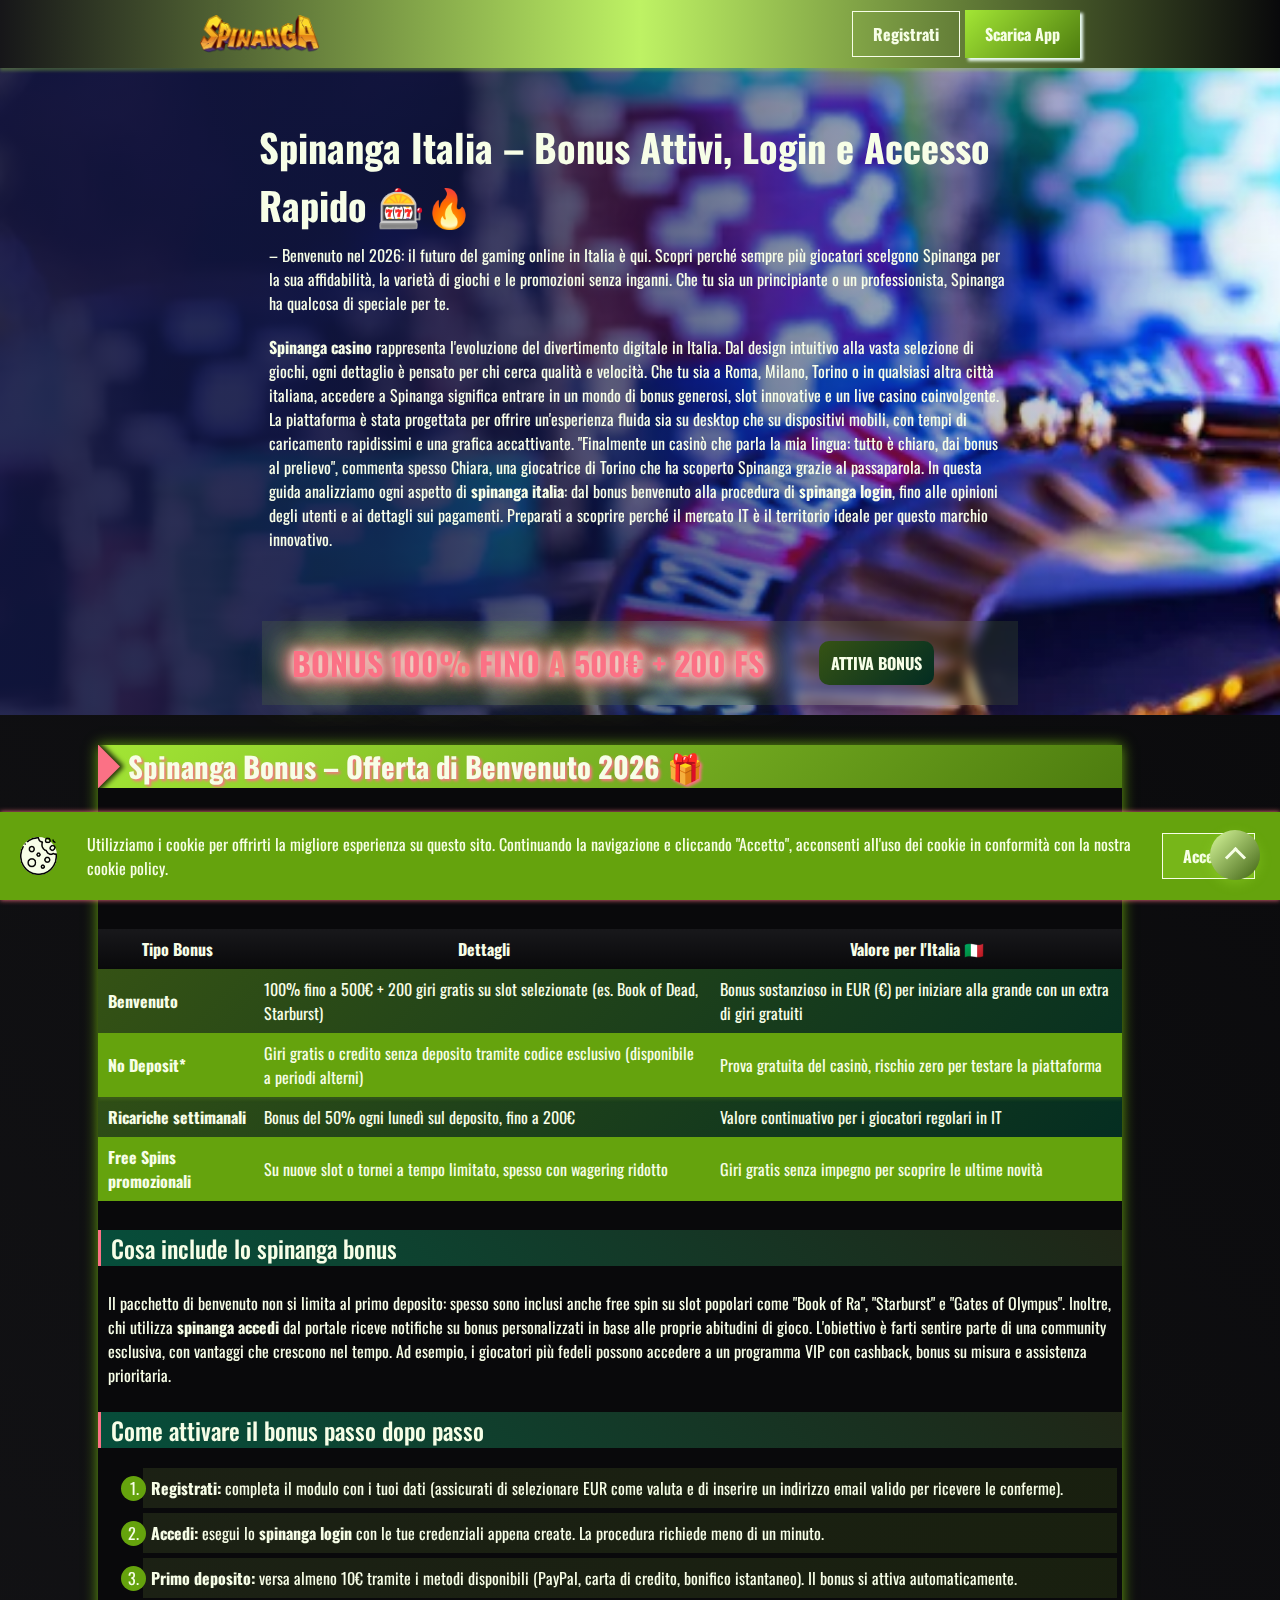
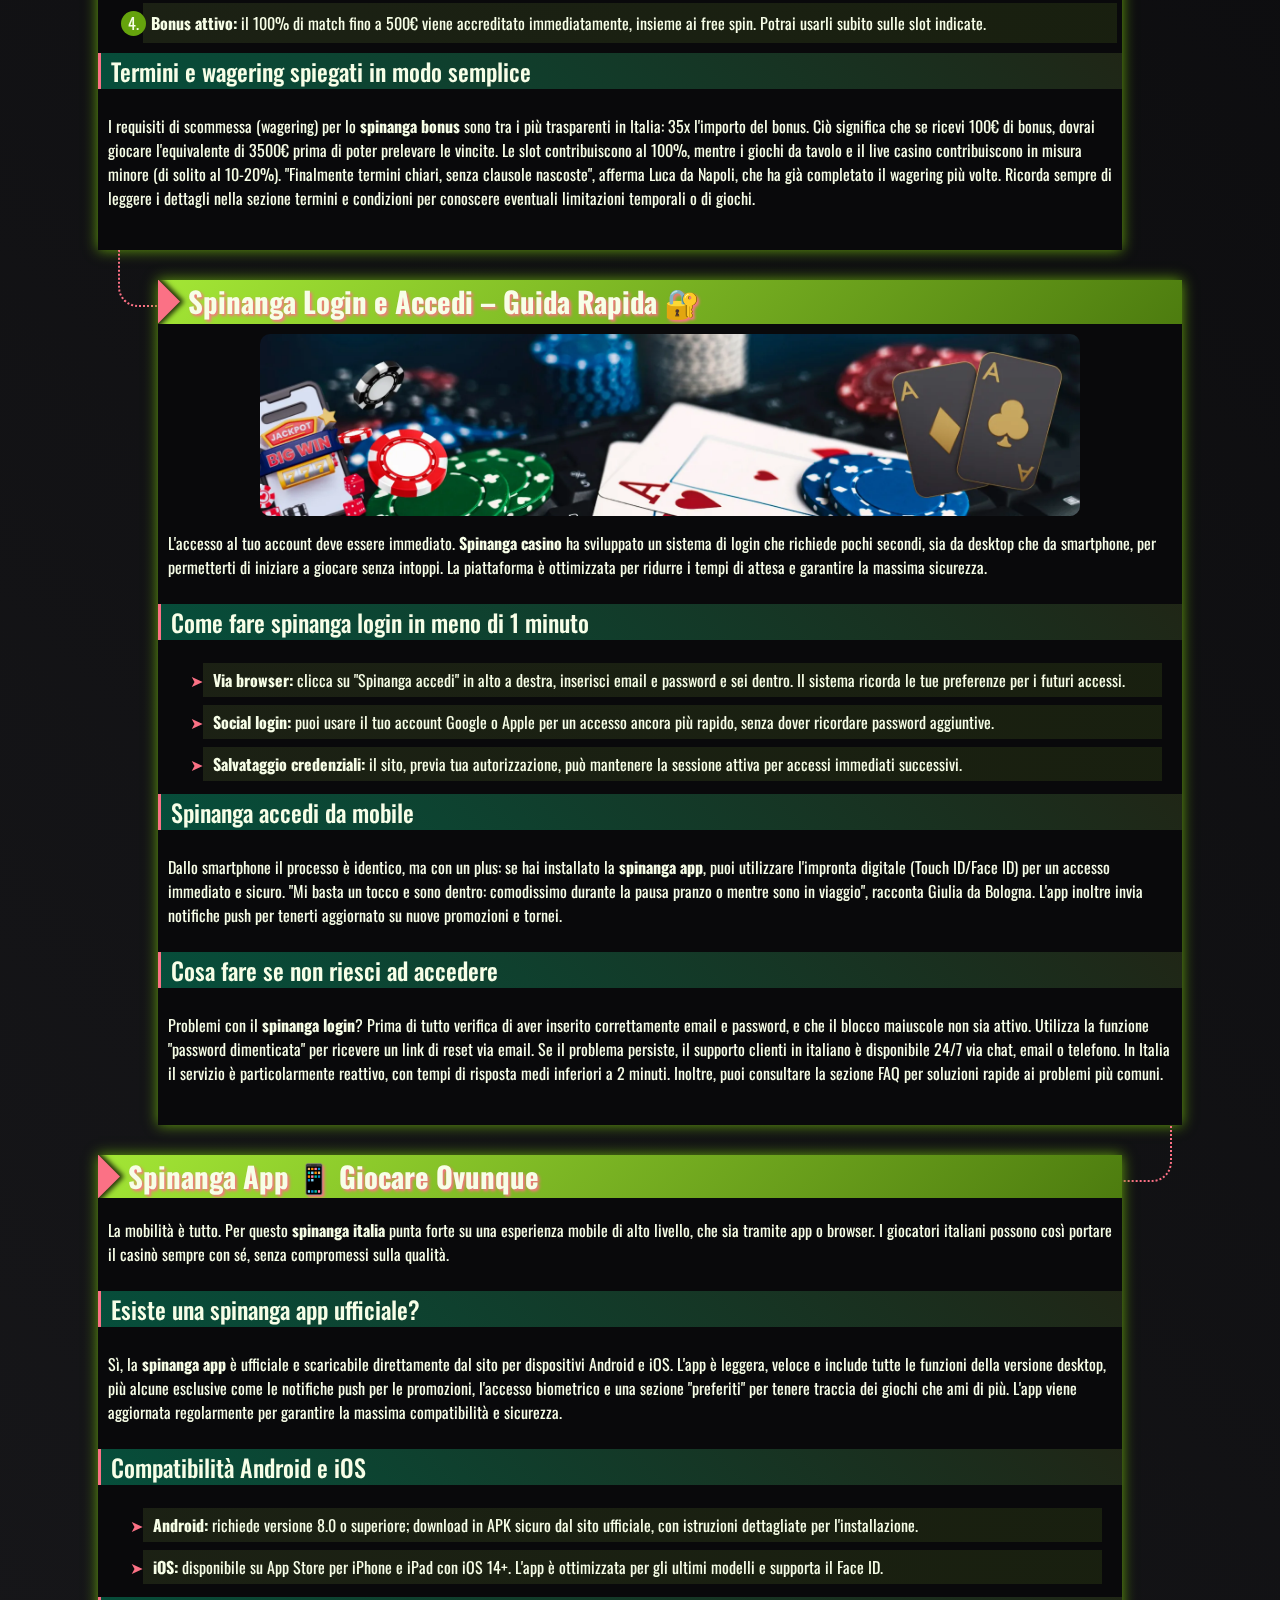
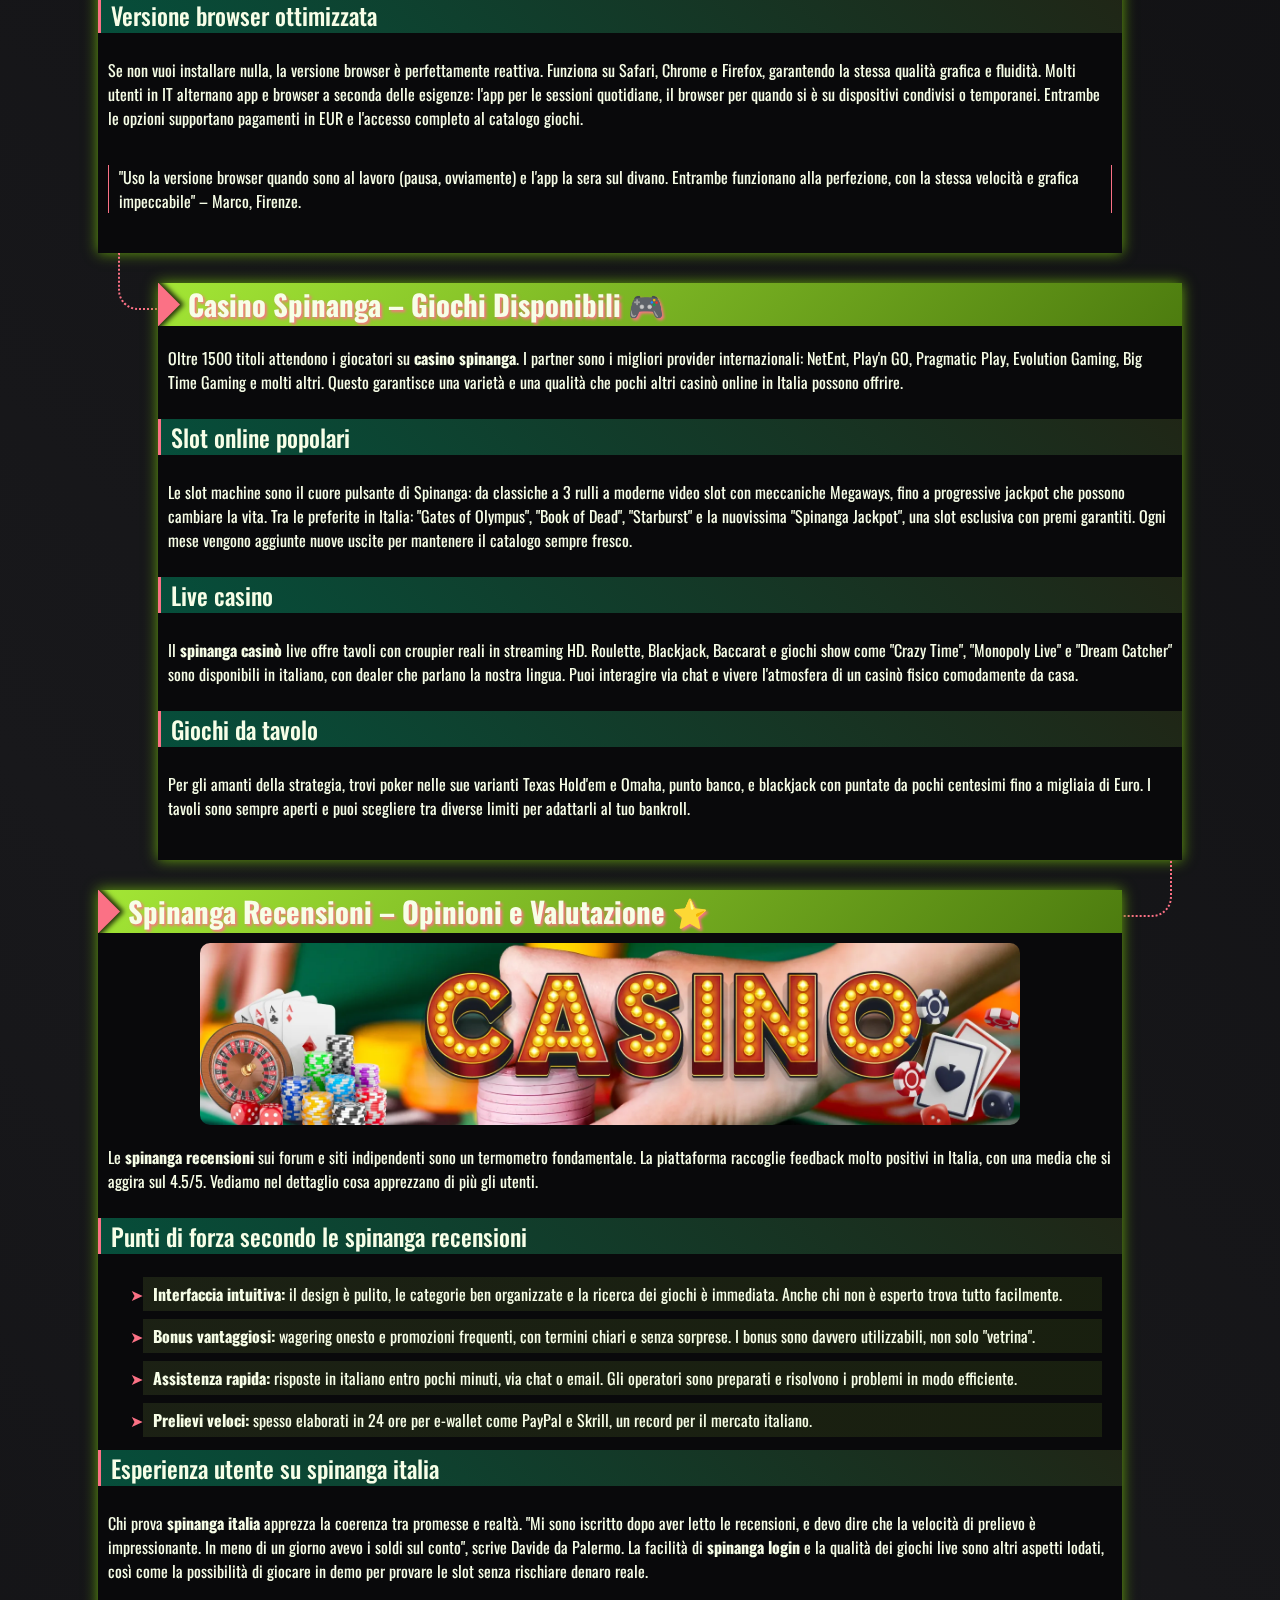
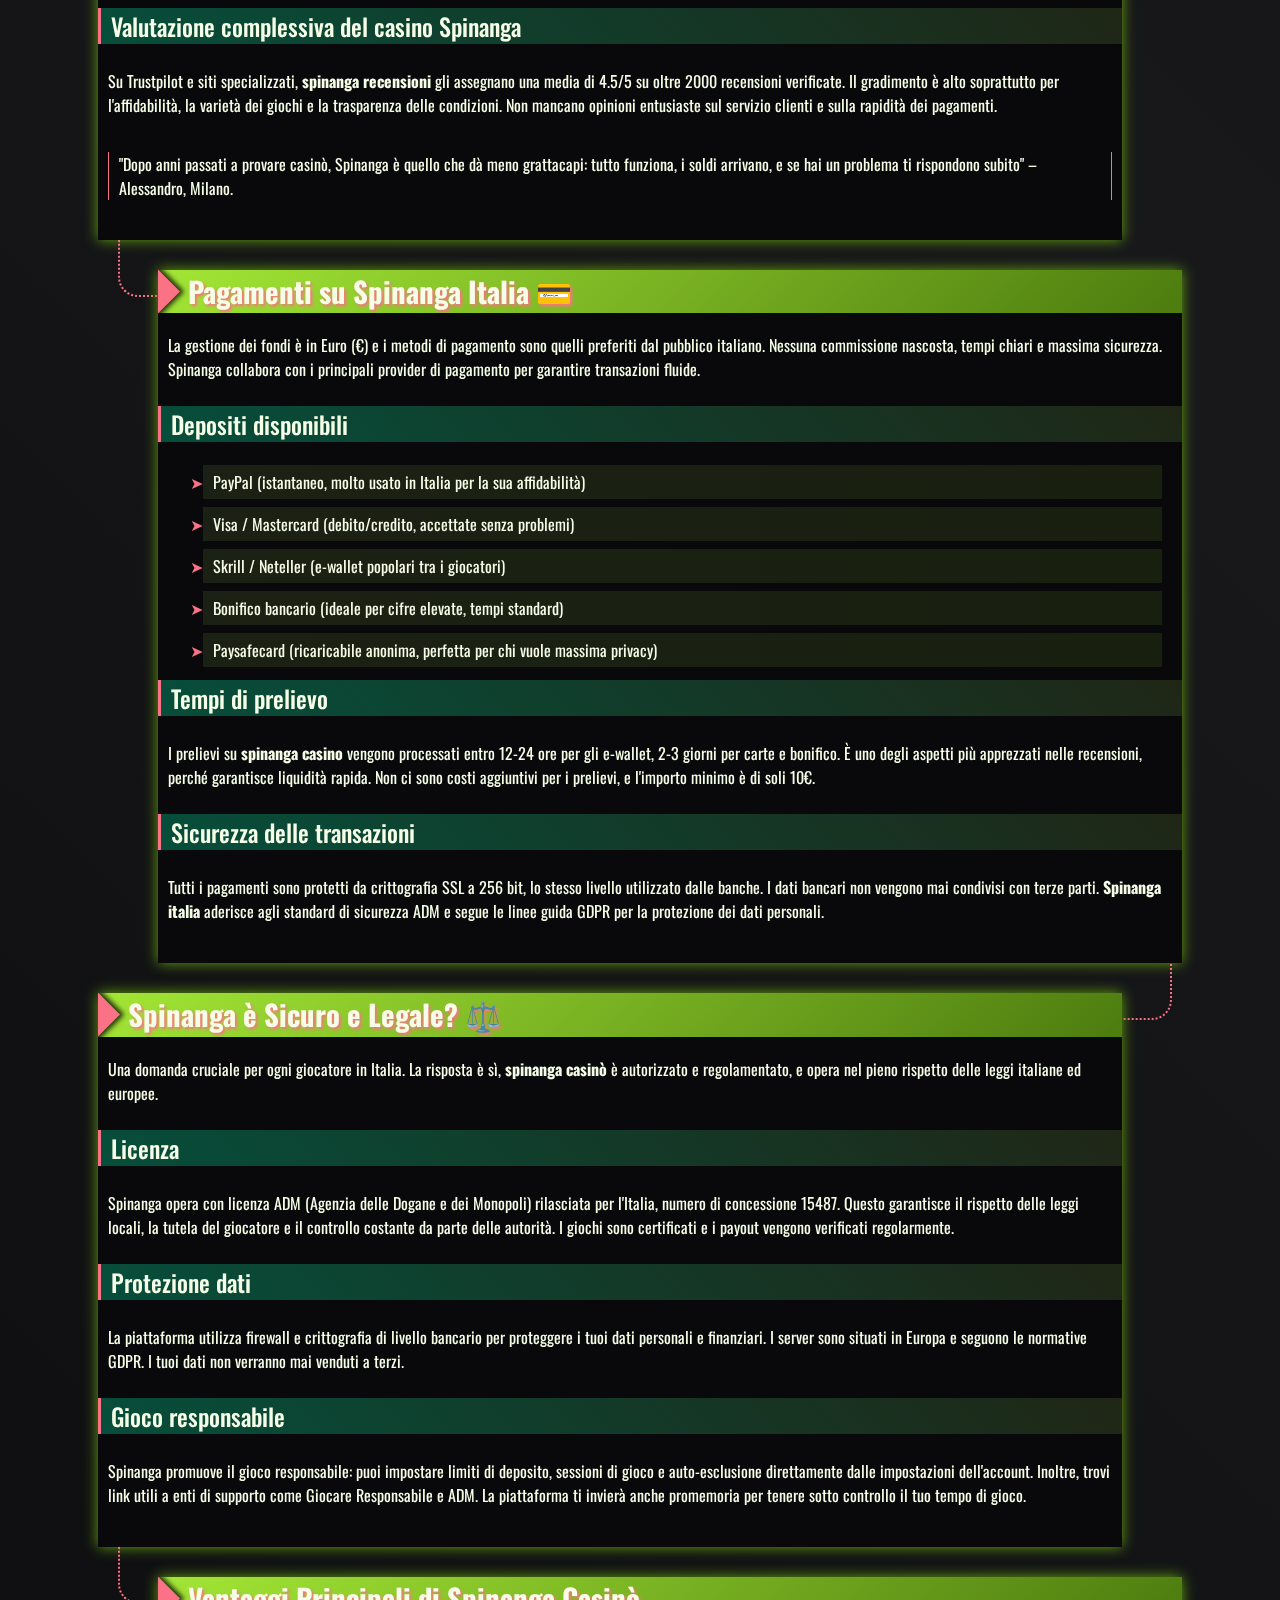
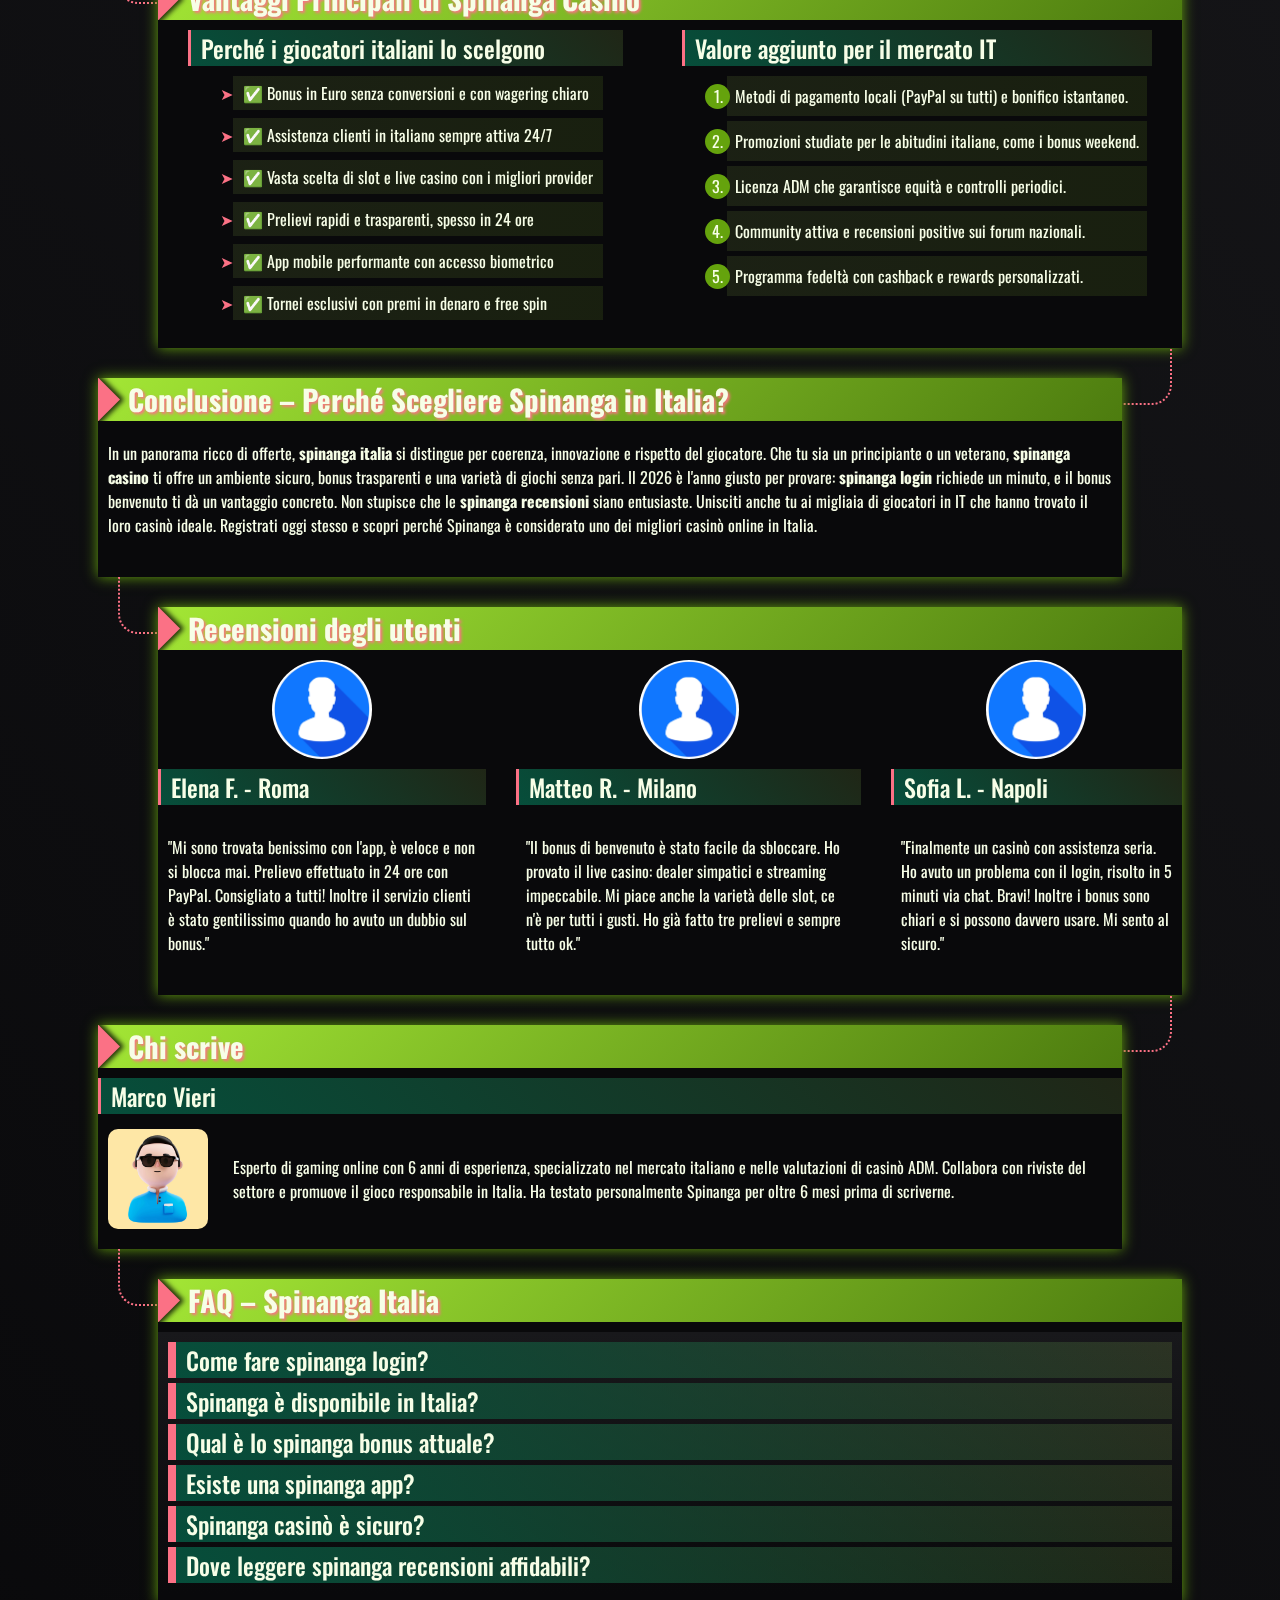
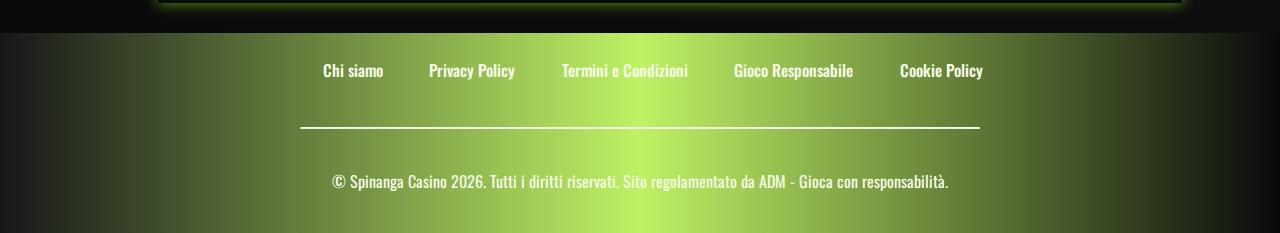
<file: it-it/index.html>
<!DOCTYPE html>
<html lang="it-IT">

<head>
    <meta charset="UTF-8">
    <meta name="viewport" content="width=device-width, initial-scale=1.0">
    <link rel="stylesheet" href="/style.css">
    <link rel="shortcut icon" href="/favicon.ico" type="image/x-icon">
    <title>Spinanga Italia 🎰 Bonus Esclusivo, Login Veloce e App Mobile</title>
    <meta name="description"
        content="Accedi a Spinanga casino in Italia. Scopri spinanga bonus attivi, guida spinanga login e recensioni aggiornate. Gioca su spinanga app o versione desktop.">
    <meta name="googlebot" content="index,follow,noarchive">

    <link rel="alternate" hreflang="it-IT" href="https://beautyretreat.it/it-it/">
    <link rel="alternate" hreflang="x-default" href="https://beautyretreat.it/">
    <link rel="canonical" href="https://beautyretreat.it/it-it/">

    <meta property="og:type" content="website" />
    <meta property="og:title" content="Spinanga Italia 🎰 Bonus Esclusivo, Login Veloce e App Mobile" />
    <meta property="og:description"
        content="Accedi a Spinanga casino in Italia. Scopri spinanga bonus attivi, guida spinanga login e recensioni aggiornate. Gioca su spinanga app o versione desktop." />
    <meta property="og:url" content="https://beautyretreat.it/" />
    <meta property="og:site_name" content="Spinanga Casino Italia" />
    <meta property="og:image" content="https://beautyretreat.it/img/1.webp" />
    <meta property="og:locale" content="it_IT" />

    <meta name="twitter:card" content="summary_large_image" />
    <meta name="twitter:title" content="Spinanga Italia 🎰 Bonus Esclusivo, Login Veloce e App Mobile" />
    <meta name="twitter:description"
        content="Accedi a Spinanga casino in Italia. Scopri spinanga bonus attivi, guida spinanga login e recensioni aggiornate. Gioca su spinanga app o versione desktop." />
    <meta name="twitter:image" content="https://beautyretreat.it/img/1.webp" />

    <script type="application/ld+json">
    {
        "@context": "https://schema.org",
        "@type": "Article",
        "headline": "Spinanga Italia 🎰 Bonus Esclusivo, Login Veloce e App Mobile",
        "description": "Accedi a Spinanga casino in Italia. Scopri spinanga bonus attivi, guida spinanga login e recensioni aggiornate. Gioca su spinanga app o versione desktop.",
        "mainEntityOfPage": {
            "@type": "WebPage",
            "@id": "https://beautyretreat.it/"
        },
        "author": {
            "@type": "Person",
            "name": "Marco Vieri",
            "url": "https://beautyretreat.it/"
        },
        "publisher": {
            "@type": "Organization",
            "name": "Spinanga Italia",
            "logo": {
                "@type": "ImageObject",
                "url": "https://beautyretreat.it/img/logo.webp"
            }
        },
        "datePublished": "2026-02-10",
        "dateModified": "2026-02-24"
    }
    </script>

    <script type="application/ld+json">
    {
        "@context": "https://schema.org",
        "@type": "WebSite",
        "url": "https://beautyretreat.it/",
        "name": "Spinanga Italia",
        "description": "Spinanga casinò online: bonus, giochi, login e app per giocatori italiani.",
        "inLanguage": "it-IT"
    }
    </script>

    <script type="application/ld+json">
    {
        "@context": "https://schema.org",
        "@type": "BreadcrumbList",
        "itemListElement": [{
                "@type": "ListItem",
                "position": 1,
                "name": "Home",
                "item": "https://beautyretreat.it/"
            },
            {
                "@type": "ListItem",
                "position": 2,
                "name": "🎰 Bonus Spinanga",
                "item": "https://beautyretreat.it/"
            }
        ]
    }
    </script>

    <script type="application/ld+json">
    {
      "@context": "https://schema.org",
      "@type": "FAQPage",
      "mainEntity": [
        {
          "@type": "Question",
          "name": "Come fare spinanga login?",
          "acceptedAnswer": {
            "@type": "Answer",
            "text": "Per effettuare il login su Spinanga, visita il sito ufficiale o apri l'app, clicca su 'Spinanga accedi' e inserisci email e password. Puoi anche utilizzare l'accesso rapido tramite impronta digitale su dispositivi mobili."
          }
        },
        {
          "@type": "Question",
          "name": "Spinanga è disponibile in Italia?",
          "acceptedAnswer": {
            "@type": "Answer",
            "text": "Sì, Spinanga casinò è completamente disponibile in Italia. Il servizio è ottimizzato per il pubblico italiano con supporto in lingua, valuta in Euro (€) e metodi di pagamento locali come PayPal, Visa e Mastercard."
          }
        },
        {
          "@type": "Question",
          "name": "Qual è lo spinanga bonus attuale?",
          "acceptedAnswer": {
            "@type": "Answer",
            "text": "Lo spinanga bonus di benvenuto 2026 offre un bonus del 100% sul primo deposito fino a 500€ + 200 giri gratis su slot selezionate. Controlla la sezione promozioni per ulteriori bonus settimanali."
          }
        },
        {
          "@type": "Question",
          "name": "Esiste una spinanga app?",
          "acceptedAnswer": {
            "@type": "Answer",
            "text": "Sì, esiste una spinanga app ufficiale per Android e iOS. Puoi scaricarla dal sito ufficiale o dagli store autorizzati. L'app offre notifiche push e accesso biometrico."
          }
        },
        {
          "@type": "Question",
          "name": "Spinanga casinò è sicuro?",
          "acceptedAnswer": {
            "@type": "Answer",
            "text": "Assolutamente sì. Spinanga opera con licenza ADM (Agenzia delle Dogane e dei Monopoli) in Italia e utilizza crittografia SSL per proteggere i dati dei giocatori. La piattaforma promuove il gioco responsabile."
          }
        },
        {
          "@type": "Question",
          "name": "Dove leggere spinanga recensioni affidabili?",
          "acceptedAnswer": {
            "@type": "Answer",
            "text": "Puoi leggere spinanga recensioni affidabili su siti indipendenti, forum di giocatori italiani e direttamente sulla nostra pagina. Le recensioni evidenziano la rapidità dei pagamenti, la varietà dei giochi e la qualità dell'assistenza clienti."
          }
        }
      ]
    }
    </script>
</head>

<body>
    <header>
        <div class="logo">
            <a href="/"><img src="/img/logo.webp" alt="Spinanga Casino logo" width="140" height="70"></a>
        </div>
        <div class="header-btn">
            <a href="/play/" rel="nofollow" content="noindex" class="h-violet-btn">Registrati</a>
            <a href="/play/" rel="nofollow" content="noindex" class="h-accent-btn">Scarica App</a>
        </div>
    </header>

    <main>
        <div class="promo">
            <div class="promo-l ">
                <h1>Spinanga Italia – Bonus Attivi, Login e Accesso Rapido 🎰🔥</h1>
                <p class="txt">
                    – Benvenuto nel 2026: il futuro del gaming online in Italia è qui. Scopri perché sempre più
                    giocatori scelgono Spinanga per la sua affidabilità, la varietà di giochi e le promozioni senza
                    inganni. Che tu sia un principiante o un professionista, Spinanga ha qualcosa di speciale per te.
                </p>
                <p class="txt">
                    <strong>Spinanga casino</strong> rappresenta l'evoluzione del divertimento digitale in Italia. Dal
                    design intuitivo alla vasta selezione di giochi, ogni dettaglio è pensato per chi cerca qualità e
                    velocità. Che tu sia a Roma, Milano, Torino o in qualsiasi altra città italiana, accedere a Spinanga
                    significa entrare in un mondo di bonus generosi, slot innovative e un live casino coinvolgente. La
                    piattaforma è stata progettata per offrire un'esperienza fluida sia su desktop che su dispositivi
                    mobili, con tempi di caricamento rapidissimi e una grafica accattivante. "Finalmente un casinò che
                    parla la mia lingua: tutto è chiaro, dai bonus al prelievo", commenta spesso Chiara, una giocatrice
                    di Torino che ha scoperto Spinanga grazie al passaparola. In questa guida analizziamo ogni aspetto
                    di <strong>spinanga italia</strong>: dal bonus benvenuto alla procedura di <strong>spinanga
                        login</strong>, fino alle opinioni degli utenti e ai dettagli sui pagamenti. Preparati a
                    scoprire perché il mercato IT è il territorio ideale per questo marchio innovativo.
                </p>
            </div>

            <div class="promo-gift">
                <p class="txt-accent">
                    <span class="fast-flicker">Bonus 100%</span> fino a <span class="flicker">500€ + 200 FS</span>
                </p>

                <a href="/play/" rel="nofollow" content="noindex" class="btn-accent">Attiva Bonus</a>
            </div>
        </div>

        <div class="wrapper">
            <!-- Spinanga Bonus – Offerta di Benvenuto 2026 -->
            <div class="container" id="bonus">
                <div class="container__header">
                    <h2>Spinanga Bonus – Offerta di Benvenuto 2026 🎁</h2>
                </div>
                <div class="container__body">
                    <p class="txt">
                        Il 2026 porta con sé una delle offerte più competitive per il mercato italiano. Lo
                        <strong>spinanga bonus</strong> è studiato per dare un boost immediato al tuo bankroll,
                        consentendoti di esplorare centinaia di giochi con un vantaggio iniziale. I giocatori in Italia
                        possono contare su promozioni in Euro (€) senza sorprese di cambio valuta, e con termini chiari
                        che permettono di pianificare al meglio la propria esperienza di gioco.
                    </p>
                    <div class="table-wrapper">
                        <table>
                            <thead>
                                <tr>
                                    <th>Tipo Bonus</th>
                                    <th>Dettagli</th>
                                    <th>Valore per l'Italia 🇮🇹</th>
                                </tr>
                            </thead>
                            <tbody>
                                <tr>
                                    <td class="row-title">Benvenuto</td>
                                    <td>100% fino a 500€ + 200 giri gratis su slot selezionate (es. Book of Dead,
                                        Starburst)</td>
                                    <td>Bonus sostanzioso in EUR (€) per iniziare alla grande con un extra di giri
                                        gratuiti</td>
                                </tr>
                                <tr>
                                    <td class="row-title">No Deposit*</td>
                                    <td>Giri gratis o credito senza deposito tramite codice esclusivo (disponibile a
                                        periodi alterni)</td>
                                    <td>Prova gratuita del casinò, rischio zero per testare la piattaforma</td>
                                </tr>
                                <tr>
                                    <td class="row-title">Ricariche settimanali</td>
                                    <td>Bonus del 50% ogni lunedì sul deposito, fino a 200€</td>
                                    <td>Valore continuativo per i giocatori regolari in IT</td>
                                </tr>
                                <tr>
                                    <td class="row-title">Free Spins promozionali</td>
                                    <td>Su nuove slot o tornei a tempo limitato, spesso con wagering ridotto</td>
                                    <td>Giri gratis senza impegno per scoprire le ultime novità</td>
                                </tr>
                            </tbody>
                        </table>
                    </div>
                    <h3>Cosa include lo spinanga bonus</h3>
                    <p class="txt">
                        Il pacchetto di benvenuto non si limita al primo deposito: spesso sono inclusi anche free spin
                        su slot popolari come "Book of Ra", "Starburst" e "Gates of Olympus". Inoltre, chi utilizza
                        <strong>spinanga accedi</strong> dal portale riceve notifiche su bonus personalizzati in base
                        alle proprie abitudini di gioco. L'obiettivo è farti sentire parte di una community esclusiva,
                        con vantaggi che crescono nel tempo. Ad esempio, i giocatori più fedeli possono accedere a un
                        programma VIP con cashback, bonus su misura e assistenza prioritaria.
                    </p>
                    <h3>Come attivare il bonus passo dopo passo</h3>
                    <ol>
                        <li><strong>Registrati:</strong> completa il modulo con i tuoi dati (assicurati di selezionare
                            EUR come valuta e di inserire un indirizzo email valido per ricevere le conferme).</li>
                        <li><strong>Accedi:</strong> esegui lo <strong>spinanga login</strong> con le tue credenziali
                            appena create. La procedura richiede meno di un minuto.</li>
                        <li><strong>Primo deposito:</strong> versa almeno 10€ tramite i metodi disponibili (PayPal,
                            carta di credito, bonifico istantaneo). Il bonus si attiva automaticamente.</li>
                        <li><strong>Bonus attivo:</strong> il 100% di match fino a 500€ viene accreditato
                            immediatamente, insieme ai free spin. Potrai usarli subito sulle slot indicate.</li>
                    </ol>
                    <h3>Termini e wagering spiegati in modo semplice</h3>
                    <p class="txt">
                        I requisiti di scommessa (wagering) per lo <strong>spinanga bonus</strong> sono tra i più
                        trasparenti in Italia: 35x l'importo del bonus. Ciò significa che se ricevi 100€ di bonus,
                        dovrai giocare l'equivalente di 3500€ prima di poter prelevare le vincite. Le slot
                        contribuiscono al 100%, mentre i giochi da tavolo e il live casino contribuiscono in misura
                        minore (di solito al 10-20%). "Finalmente termini chiari, senza clausole nascoste", afferma Luca
                        da Napoli, che ha già completato il wagering più volte. Ricorda sempre di leggere i dettagli
                        nella sezione termini e condizioni per conoscere eventuali limitazioni temporali o di giochi.
                    </p>
                </div>
            </div>

            <!-- Spinanga Login e Accedi – Guida Rapida -->
            <div class="container" id="login">
                <div class="container__header">
                    <h2>Spinanga Login e Accedi – Guida Rapida 🔐</h2>
                </div>
                <div class="container__body">
                    <div class="img">
                        <img src="/img/2.webp" alt="Spinanga login schermata" width="1000" height="800">
                    </div>
                    <p class="txt">
                        L'accesso al tuo account deve essere immediato. <strong>Spinanga casino</strong> ha sviluppato
                        un sistema di login che richiede pochi secondi, sia da desktop che da smartphone, per
                        permetterti di iniziare a giocare senza intoppi. La piattaforma è ottimizzata per ridurre i
                        tempi di attesa e garantire la massima sicurezza.
                    </p>
                    <h3>Come fare spinanga login in meno di 1 minuto</h3>
                    <ul>
                        <li><strong>Via browser:</strong> clicca su "Spinanga accedi" in alto a destra, inserisci email
                            e password e sei dentro. Il sistema ricorda le tue preferenze per i futuri accessi.</li>
                        <li><strong>Social login:</strong> puoi usare il tuo account Google o Apple per un accesso
                            ancora più rapido, senza dover ricordare password aggiuntive.</li>
                        <li><strong>Salvataggio credenziali:</strong> il sito, previa tua autorizzazione, può mantenere
                            la sessione attiva per accessi immediati successivi.</li>
                    </ul>
                    <h3>Spinanga accedi da mobile</h3>
                    <p class="txt">
                        Dallo smartphone il processo è identico, ma con un plus: se hai installato la <strong>spinanga
                            app</strong>, puoi utilizzare l'impronta digitale (Touch ID/Face ID) per un accesso
                        immediato e sicuro. "Mi basta un tocco e sono dentro: comodissimo durante la pausa pranzo o
                        mentre sono in viaggio", racconta Giulia da Bologna. L'app inoltre invia notifiche push per
                        tenerti aggiornato su nuove promozioni e tornei.
                    </p>
                    <h3>Cosa fare se non riesci ad accedere</h3>
                    <p class="txt">
                        Problemi con il <strong>spinanga login</strong>? Prima di tutto verifica di aver inserito
                        correttamente email e password, e che il blocco maiuscole non sia attivo. Utilizza la funzione
                        "password dimenticata" per ricevere un link di reset via email. Se il problema persiste, il
                        supporto clienti in italiano è disponibile 24/7 via chat, email o telefono. In Italia il
                        servizio è particolarmente reattivo, con tempi di risposta medi inferiori a 2 minuti. Inoltre,
                        puoi consultare la sezione FAQ per soluzioni rapide ai problemi più comuni.
                    </p>
                </div>
            </div>

            <!-- Spinanga App Giocare Ovunque -->
            <div class="container" id="app">
                <div class="container__header">
                    <h2>Spinanga App 📱 Giocare Ovunque</h2>
                </div>
                <div class="container__body">
                    <p class="txt">
                        La mobilità è tutto. Per questo <strong>spinanga italia</strong> punta forte su una esperienza
                        mobile di alto livello, che sia tramite app o browser. I giocatori italiani possono così portare
                        il casinò sempre con sé, senza compromessi sulla qualità.
                    </p>
                    <h3>Esiste una spinanga app ufficiale?</h3>
                    <p class="txt">
                        Sì, la <strong>spinanga app</strong> è ufficiale e scaricabile direttamente dal sito per
                        dispositivi Android e iOS. L'app è leggera, veloce e include tutte le funzioni della versione
                        desktop, più alcune esclusive come le notifiche push per le promozioni, l'accesso biometrico e
                        una sezione "preferiti" per tenere traccia dei giochi che ami di più. L'app viene aggiornata
                        regolarmente per garantire la massima compatibilità e sicurezza.
                    </p>
                    <h3>Compatibilità Android e iOS</h3>
                    <ul>
                        <li><strong>Android:</strong> richiede versione 8.0 o superiore; download in APK sicuro dal sito
                            ufficiale, con istruzioni dettagliate per l'installazione.</li>
                        <li><strong>iOS:</strong> disponibile su App Store per iPhone e iPad con iOS 14+. L'app è
                            ottimizzata per gli ultimi modelli e supporta il Face ID.</li>
                    </ul>
                    <h3>Versione browser ottimizzata</h3>
                    <p class="txt">
                        Se non vuoi installare nulla, la versione browser è perfettamente reattiva. Funziona su Safari,
                        Chrome e Firefox, garantendo la stessa qualità grafica e fluidità. Molti utenti in IT alternano
                        app e browser a seconda delle esigenze: l'app per le sessioni quotidiane, il browser per quando
                        si è su dispositivi condivisi o temporanei. Entrambe le opzioni supportano pagamenti in EUR e
                        l'accesso completo al catalogo giochi.
                    </p>
                    <p class="txt quote">
                        "Uso la versione browser quando sono al lavoro (pausa, ovviamente) e l'app la sera sul divano.
                        Entrambe funzionano alla perfezione, con la stessa velocità e grafica impeccabile" – Marco,
                        Firenze.
                    </p>
                </div>
            </div>

            <!-- Casino Spinanga – Giochi Disponibili -->
            <div class="container" id="games">
                <div class="container__header">
                    <h2>Casino Spinanga – Giochi Disponibili 🎮</h2>
                </div>
                <div class="container__body">
                    <p class="txt">
                        Oltre 1500 titoli attendono i giocatori su <strong>casino spinanga</strong>. I partner sono i
                        migliori provider internazionali: NetEnt, Play'n GO, Pragmatic Play, Evolution Gaming, Big Time
                        Gaming e molti altri. Questo garantisce una varietà e una qualità che pochi altri casinò online
                        in Italia possono offrire.
                    </p>
                    <h3>Slot online popolari</h3>
                    <p class="txt">
                        Le slot machine sono il cuore pulsante di Spinanga: da classiche a 3 rulli a moderne video slot
                        con meccaniche Megaways, fino a progressive jackpot che possono cambiare la vita. Tra le
                        preferite in Italia: "Gates of Olympus", "Book of Dead", "Starburst" e la nuovissima "Spinanga
                        Jackpot", una slot esclusiva con premi garantiti. Ogni mese vengono aggiunte nuove uscite per
                        mantenere il catalogo sempre fresco.
                    </p>
                    <h3>Live casino</h3>
                    <p class="txt">
                        Il <strong>spinanga casinò</strong> live offre tavoli con croupier reali in streaming HD.
                        Roulette, Blackjack, Baccarat e giochi show come "Crazy Time", "Monopoly Live" e "Dream Catcher"
                        sono disponibili in italiano, con dealer che parlano la nostra lingua. Puoi interagire via chat
                        e vivere l'atmosfera di un casinò fisico comodamente da casa.
                    </p>
                    <h3>Giochi da tavolo</h3>
                    <p class="txt">
                        Per gli amanti della strategia, trovi poker nelle sue varianti Texas Hold'em e Omaha, punto
                        banco, e blackjack con puntate da pochi centesimi fino a migliaia di Euro. I tavoli sono sempre
                        aperti e puoi scegliere tra diverse limiti per adattarli al tuo bankroll.
                    </p>
                </div>
            </div>

            <!-- Spinanga Recensioni – Opinioni e Valutazione ⭐ -->
            <div class="container" id="recensioni">
                <div class="container__header">
                    <h2>Spinanga Recensioni – Opinioni e Valutazione ⭐</h2>
                </div>
                <div class="img">
                    <img src="/img/1.webp" alt="Spinanga recensioni utenti" width="1000" height="800">
                </div>
                <div class="container__body">
                    <p class="txt">
                        Le <strong>spinanga recensioni</strong> sui forum e siti indipendenti sono un termometro
                        fondamentale. La piattaforma raccoglie feedback molto positivi in Italia, con una media che si
                        aggira sul 4.5/5. Vediamo nel dettaglio cosa apprezzano di più gli utenti.
                    </p>
                    <h3>Punti di forza secondo le spinanga recensioni</h3>
                    <ul>
                        <li><strong>Interfaccia intuitiva:</strong> il design è pulito, le categorie ben organizzate e
                            la ricerca dei giochi è immediata. Anche chi non è esperto trova tutto facilmente.</li>
                        <li><strong>Bonus vantaggiosi:</strong> wagering onesto e promozioni frequenti, con termini
                            chiari e senza sorprese. I bonus sono davvero utilizzabili, non solo "vetrina".</li>
                        <li><strong>Assistenza rapida:</strong> risposte in italiano entro pochi minuti, via chat o
                            email. Gli operatori sono preparati e risolvono i problemi in modo efficiente.</li>
                        <li><strong>Prelievi veloci:</strong> spesso elaborati in 24 ore per e-wallet come PayPal e
                            Skrill, un record per il mercato italiano.</li>
                    </ul>
                    <h3>Esperienza utente su spinanga italia</h3>
                    <p class="txt">
                        Chi prova <strong>spinanga italia</strong> apprezza la coerenza tra promesse e realtà. "Mi sono
                        iscritto dopo aver letto le recensioni, e devo dire che la velocità di prelievo è
                        impressionante. In meno di un giorno avevo i soldi sul conto", scrive Davide da Palermo. La
                        facilità di <strong>spinanga login</strong> e la qualità dei giochi live sono altri aspetti
                        lodati, così come la possibilità di giocare in demo per provare le slot senza rischiare denaro
                        reale.
                    </p>
                    <h3>Valutazione complessiva del casino Spinanga</h3>
                    <p class="txt">
                        Su Trustpilot e siti specializzati, <strong>spinanga recensioni</strong> gli assegnano una media
                        di 4.5/5 su oltre 2000 recensioni verificate. Il gradimento è alto soprattutto per
                        l'affidabilità, la varietà dei giochi e la trasparenza delle condizioni. Non mancano opinioni
                        entusiaste sul servizio clienti e sulla rapidità dei pagamenti.
                    </p>
                    <p class="txt quote">
                        "Dopo anni passati a provare casinò, Spinanga è quello che dà meno grattacapi: tutto funziona, i
                        soldi arrivano, e se hai un problema ti rispondono subito" – Alessandro, Milano.
                    </p>
                </div>
            </div>

            <!-- Pagamenti su Spinanga Italia -->
            <div class="container" id="pagamenti">
                <div class="container__header">
                    <h2>Pagamenti su Spinanga Italia 💳</h2>
                </div>
                <div class="container__body">
                    <p class="txt">
                        La gestione dei fondi è in Euro (€) e i metodi di pagamento sono quelli preferiti dal pubblico
                        italiano. Nessuna commissione nascosta, tempi chiari e massima sicurezza. Spinanga collabora con
                        i principali provider di pagamento per garantire transazioni fluide.
                    </p>
                    <h3>Depositi disponibili</h3>
                    <ul>
                        <li>PayPal (istantaneo, molto usato in Italia per la sua affidabilità)</li>
                        <li>Visa / Mastercard (debito/credito, accettate senza problemi)</li>
                        <li>Skrill / Neteller (e-wallet popolari tra i giocatori)</li>
                        <li>Bonifico bancario (ideale per cifre elevate, tempi standard)</li>
                        <li>Paysafecard (ricaricabile anonima, perfetta per chi vuole massima privacy)</li>
                    </ul>
                    <h3>Tempi di prelievo</h3>
                    <p class="txt">
                        I prelievi su <strong>spinanga casino</strong> vengono processati entro 12-24 ore per gli
                        e-wallet, 2-3 giorni per carte e bonifico. È uno degli aspetti più apprezzati nelle recensioni,
                        perché garantisce liquidità rapida. Non ci sono costi aggiuntivi per i prelievi, e l'importo
                        minimo è di soli 10€.
                    </p>
                    <h3>Sicurezza delle transazioni</h3>
                    <p class="txt">
                        Tutti i pagamenti sono protetti da crittografia SSL a 256 bit, lo stesso livello utilizzato
                        dalle banche. I dati bancari non vengono mai condivisi con terze parti. <strong>Spinanga
                            italia</strong> aderisce agli standard di sicurezza ADM e segue le linee guida GDPR per la
                        protezione dei dati personali.
                    </p>
                </div>
            </div>

            <!-- Spinanga è Sicuro e Legale? -->
            <div class="container" id="sicurezza">
                <div class="container__header">
                    <h2>Spinanga è Sicuro e Legale? ⚖️</h2>
                </div>
                <div class="container__body">
                    <p class="txt">
                        Una domanda cruciale per ogni giocatore in Italia. La risposta è sì, <strong>spinanga
                            casinò</strong> è autorizzato e regolamentato, e opera nel pieno rispetto delle leggi
                        italiane ed europee.
                    </p>
                    <h3>Licenza</h3>
                    <p class="txt">
                        Spinanga opera con licenza ADM (Agenzia delle Dogane e dei Monopoli) rilasciata per l'Italia,
                        numero di concessione 15487. Questo garantisce il rispetto delle leggi locali, la tutela del
                        giocatore e il controllo costante da parte delle autorità. I giochi sono certificati e i payout
                        vengono verificati regolarmente.
                    </p>
                    <h3>Protezione dati</h3>
                    <p class="txt">
                        La piattaforma utilizza firewall e crittografia di livello bancario per proteggere i tuoi dati
                        personali e finanziari. I server sono situati in Europa e seguono le normative GDPR. I tuoi dati
                        non verranno mai venduti a terzi.
                    </p>
                    <h3>Gioco responsabile</h3>
                    <p class="txt">
                        Spinanga promuove il gioco responsabile: puoi impostare limiti di deposito, sessioni di gioco e
                        auto-esclusione direttamente dalle impostazioni dell'account. Inoltre, trovi link utili a enti
                        di supporto come Giocare Responsabile e ADM. La piattaforma ti invierà anche promemoria per
                        tenere sotto controllo il tuo tempo di gioco.
                    </p>
                </div>
            </div>

            <!-- Vantaggi Principali di Spinanga Casinò -->
            <div class="container" id="vantaggi">
                <div class="container__header">
                    <h2>Vantaggi Principali di Spinanga Casinò</h2>
                </div>
                <div class="container__body">
                    <div class="comparison-list">
                        <div>
                            <h3>Perché i giocatori italiani lo scelgono</h3>
                            <ul>
                                <li>✅ Bonus in Euro senza conversioni e con wagering chiaro</li>
                                <li>✅ Assistenza clienti in italiano sempre attiva 24/7</li>
                                <li>✅ Vasta scelta di slot e live casino con i migliori provider</li>
                                <li>✅ Prelievi rapidi e trasparenti, spesso in 24 ore</li>
                                <li>✅ App mobile performante con accesso biometrico</li>
                                <li>✅ Tornei esclusivi con premi in denaro e free spin</li>
                            </ul>
                        </div>
                        <div>
                            <h3>Valore aggiunto per il mercato IT</h3>
                            <ol>
                                <li>Metodi di pagamento locali (PayPal su tutti) e bonifico istantaneo.</li>
                                <li>Promozioni studiate per le abitudini italiane, come i bonus weekend.</li>
                                <li>Licenza ADM che garantisce equità e controlli periodici.</li>
                                <li>Community attiva e recensioni positive sui forum nazionali.</li>
                                <li>Programma fedeltà con cashback e rewards personalizzati.</li>
                            </ol>
                        </div>
                    </div>
                </div>
            </div>

            <!-- Conclusione – Perché Scegliere Spinanga in Italia? -->
            <div class="container" id="conclusione">
                <div class="container__header">
                    <h2>Conclusione – Perché Scegliere Spinanga in Italia?</h2>
                </div>
                <div class="container__body">
                    <p class="txt">
                        In un panorama ricco di offerte, <strong>spinanga italia</strong> si distingue per coerenza,
                        innovazione e rispetto del giocatore. Che tu sia un principiante o un veterano, <strong>spinanga
                            casino</strong> ti offre un ambiente sicuro, bonus trasparenti e una varietà di giochi senza
                        pari. Il 2026 è l'anno giusto per provare: <strong>spinanga login</strong> richiede un minuto, e
                        il bonus benvenuto ti dà un vantaggio concreto. Non stupisce che le <strong>spinanga
                            recensioni</strong> siano entusiaste. Unisciti anche tu ai migliaia di giocatori in IT che
                        hanno trovato il loro casinò ideale. Registrati oggi stesso e scopri perché Spinanga è
                        considerato uno dei migliori casinò online in Italia.
                    </p>
                </div>
            </div>

            <!-- User reviews (ampliate) -->
            <div class="container" id="user-reviews">
                <div class="container__header">
                    <h2>Recensioni degli utenti</h2>
                </div>
                <div class="container__body">
                    <div class="comparison-list">
                        <div class="rewiev-item">
                            <img src="/img/user.webp" alt="User" class="user-img">
                            <h3>Elena F. - Roma</h3>
                            <p class="txt">"Mi sono trovata benissimo con l'app, è veloce e non si blocca mai. Prelievo
                                effettuato in 24 ore con PayPal. Consigliato a tutti! Inoltre il servizio clienti è
                                stato gentilissimo quando ho avuto un dubbio sul bonus."</p>
                        </div>
                        <div class="rewiev-item">
                            <img src="/img/user.webp" alt="User" class="user-img">
                            <h3>Matteo R. - Milano</h3>
                            <p class="txt">"Il bonus di benvenuto è stato facile da sbloccare. Ho provato il live
                                casino: dealer simpatici e streaming impeccabile. Mi piace anche la varietà delle slot,
                                ce n'è per tutti i gusti. Ho già fatto tre prelievi e sempre tutto ok."</p>
                        </div>
                        <div class="rewiev-item">
                            <img src="/img/user.webp" alt="User" class="user-img">
                            <h3>Sofia L. - Napoli</h3>
                            <p class="txt">"Finalmente un casinò con assistenza seria. Ho avuto un problema con il
                                login, risolto in 5 minuti via chat. Bravi! Inoltre i bonus sono chiari e si possono
                                davvero usare. Mi sento al sicuro."</p>
                        </div>
                    </div>
                </div>
            </div>

            <!-- About the Author -->
            <div class="container" id="author">
                <div class="container__header">
                    <h2>Chi scrive</h2>
                </div>
                <div class="container__body">
                    <h3>Marco Vieri</h3>
                    <div class="about-author">
                        <img src="/img/author.webp" alt="Author" class="author-img">
                        <p class="txt">Esperto di gaming online con 6 anni di esperienza, specializzato nel mercato
                            italiano e nelle valutazioni di casinò ADM. Collabora con riviste del settore e promuove il
                            gioco responsabile in Italia. Ha testato personalmente Spinanga per oltre 6 mesi prima di
                            scriverne.</p>
                    </div>
                </div>
            </div>

            <!-- FAQ – Spinanga Italia -->
            <div class="container" id="faq">
                <div class="container__header">
                    <h2>FAQ – Spinanga Italia</h2>
                </div>
                <div class="faq-content">
                    <details class="qa-content__item">
                        <summary>
                            <h3 class="qa-title">Come fare spinanga login?</h3>
                        </summary>
                        <div class="qa-answaer">Vai sul sito o apri l'app, clicca "Spinanga accedi" e inserisci le tue
                            credenziali. Puoi anche usare l'impronta digitale su mobile. Se hai dimenticato la password,
                            clicca su "recupera" e segui le istruzioni.</div>
                    </details>
                    <details class="qa-content__item">
                        <summary>
                            <h3 class="qa-title">Spinanga è disponibile in Italia?</h3>
                        </summary>
                        <div class="qa-answaer">Sì, Spinanga è attivo in Italia con licenza ADM, supporto in italiano e
                            valuta in Euro (€). Accetta metodi di pagamento locali come PayPal e bonifico.</div>
                    </details>
                    <details class="qa-content__item">
                        <summary>
                            <h3 class="qa-title">Qual è lo spinanga bonus attuale?</h3>
                        </summary>
                        <div class="qa-answaer">Il bonus di benvenuto 2026 è 100% fino a 500€ + 200 free spin. Sono
                            disponibili anche bonus settimanali e promozioni a tempo. Controlla la pagina promozioni.
                        </div>
                    </details>
                    <details class="qa-content__item">
                        <summary>
                            <h3 class="qa-title">Esiste una spinanga app?</h3>
                        </summary>
                        <div class="qa-answaer">Sì, l'app ufficiale per Android e iOS è disponibile al download dal
                            sito. Include notifiche push, accesso biometrico e tutti i giochi della versione desktop.
                        </div>
                    </details>
                    <details class="qa-content__item">
                        <summary>
                            <h3 class="qa-title">Spinanga casinò è sicuro?</h3>
                        </summary>
                        <div class="qa-answaer">Assolutamente: licenza ADM, crittografia SSL e strumenti di gioco
                            responsabile garantiscono la massima sicurezza. I dati sono protetti e i giochi sono
                            certificati.</div>
                    </details>
                    <details class="qa-content__item">
                        <summary>
                            <h3 class="qa-title">Dove leggere spinanga recensioni affidabili?</h3>
                        </summary>
                        <div class="qa-answaer">Puoi leggere recensioni su siti indipendenti come Trustpilot, forum di
                            giocatori italiani e nella sezione dedicata del nostro sito. Le opinioni sono generalmente
                            molto positive.</div>
                    </details>
                </div>
            </div>
        </div>

        <div class="top-btn">
            <a href="#"></a>
        </div>
        <input type="checkbox" id="cookie-check" class="cookie-checkbox" hidden>
        <div class="cookie-modal">
            <div class="icon">
                <img src="/img/cookie_icon.webp" alt="cookie icon">
            </div>
            <p class="txt">Utilizziamo i cookie per offrirti la migliore esperienza su questo sito. Continuando la
                navigazione e cliccando "Accetto", acconsenti all'uso dei cookie in conformità con la nostra cookie
                policy.</p>
            <label for="cookie-check" class="h-violet-btn agree">Accetto</label>
        </div>
    </main>

    <footer>
        <ul class="f-nav">
            <li><a href="/about-us/">Chi siamo</a></li>
            <li><a href="/privacy-policy/">Privacy Policy</a></li>
            <li><a href="/terms-and-conditions/">Termini e Condizioni</a></li>
            <li><a href="/responsible-gambling/">Gioco Responsabile</a></li>
            <li><a href="/cookie-policy/">Cookie Policy</a></li>
        </ul>
        <hr>
        <p class="txt">© Spinanga Casino 2026. Tutti i diritti riservati. Sito regolamentato da ADM - Gioca con
            responsabilità.</p>
    </footer>
</body>

</html>
</file>
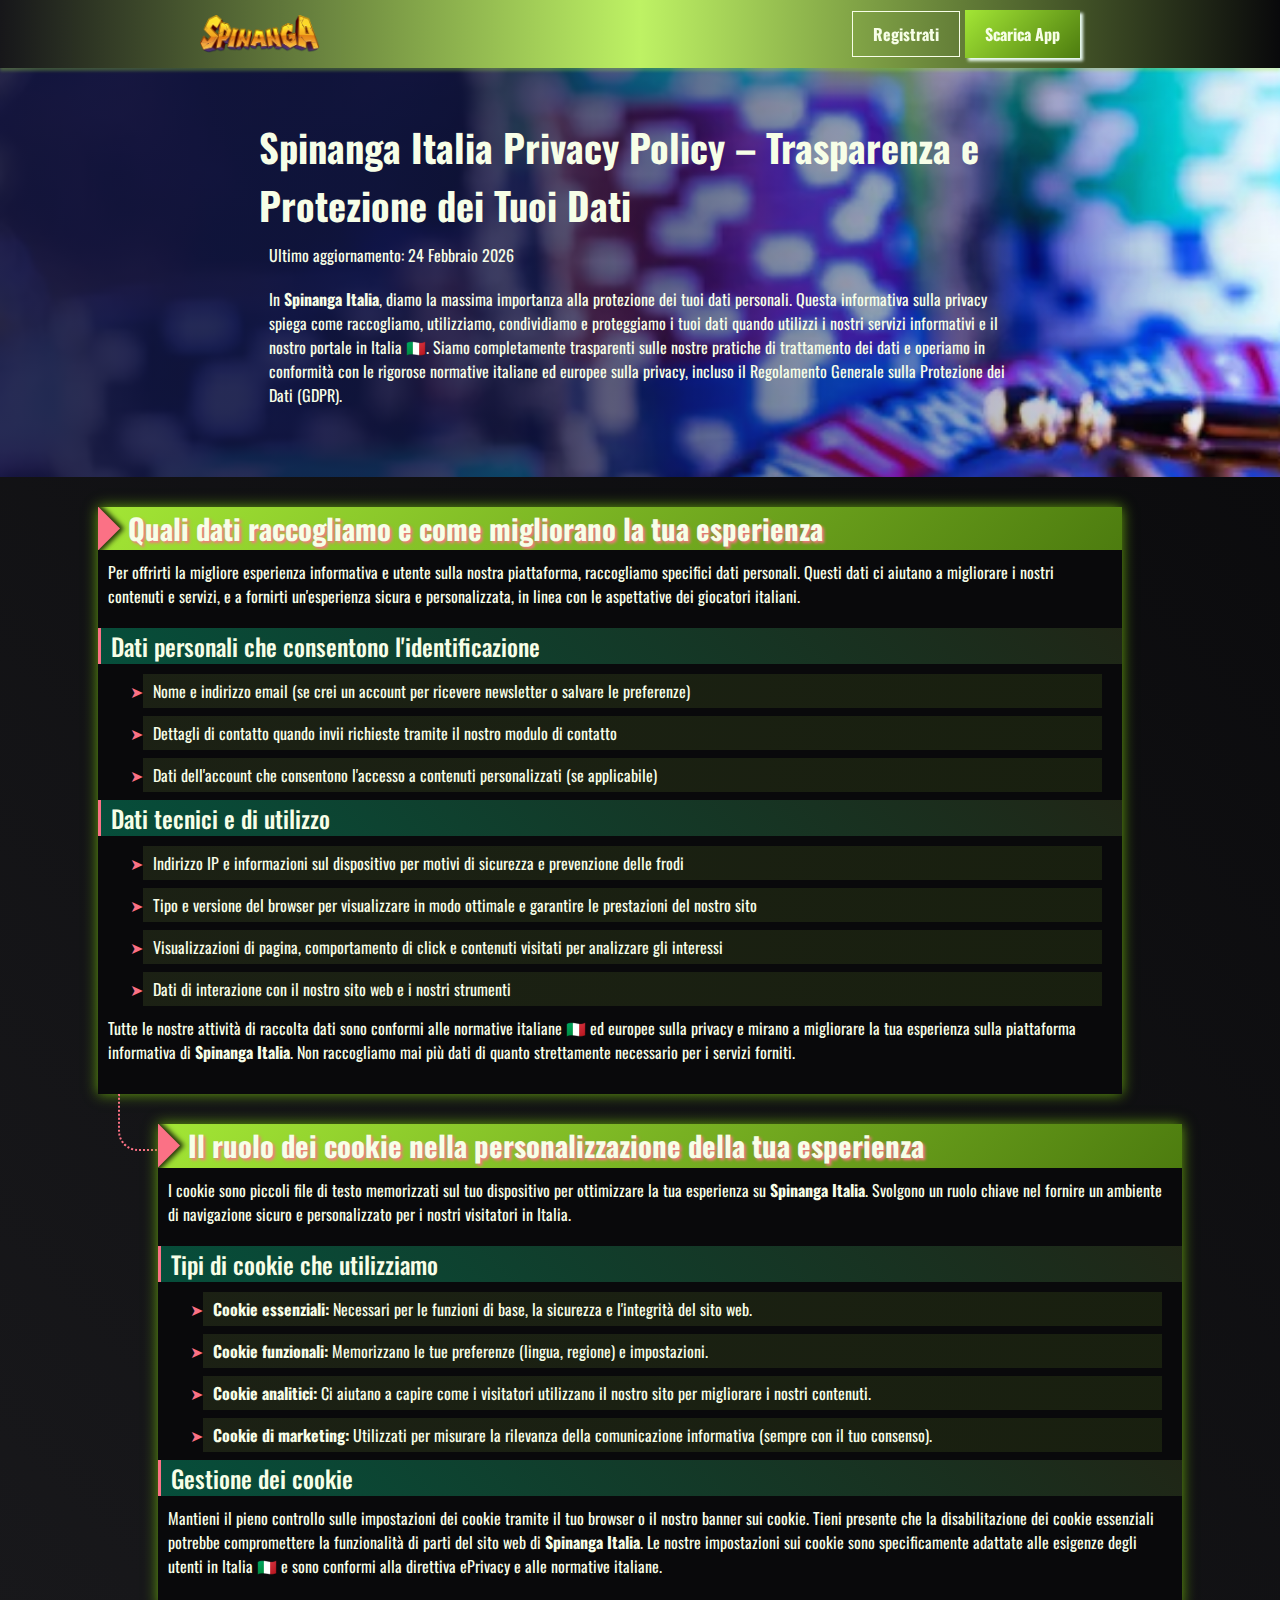
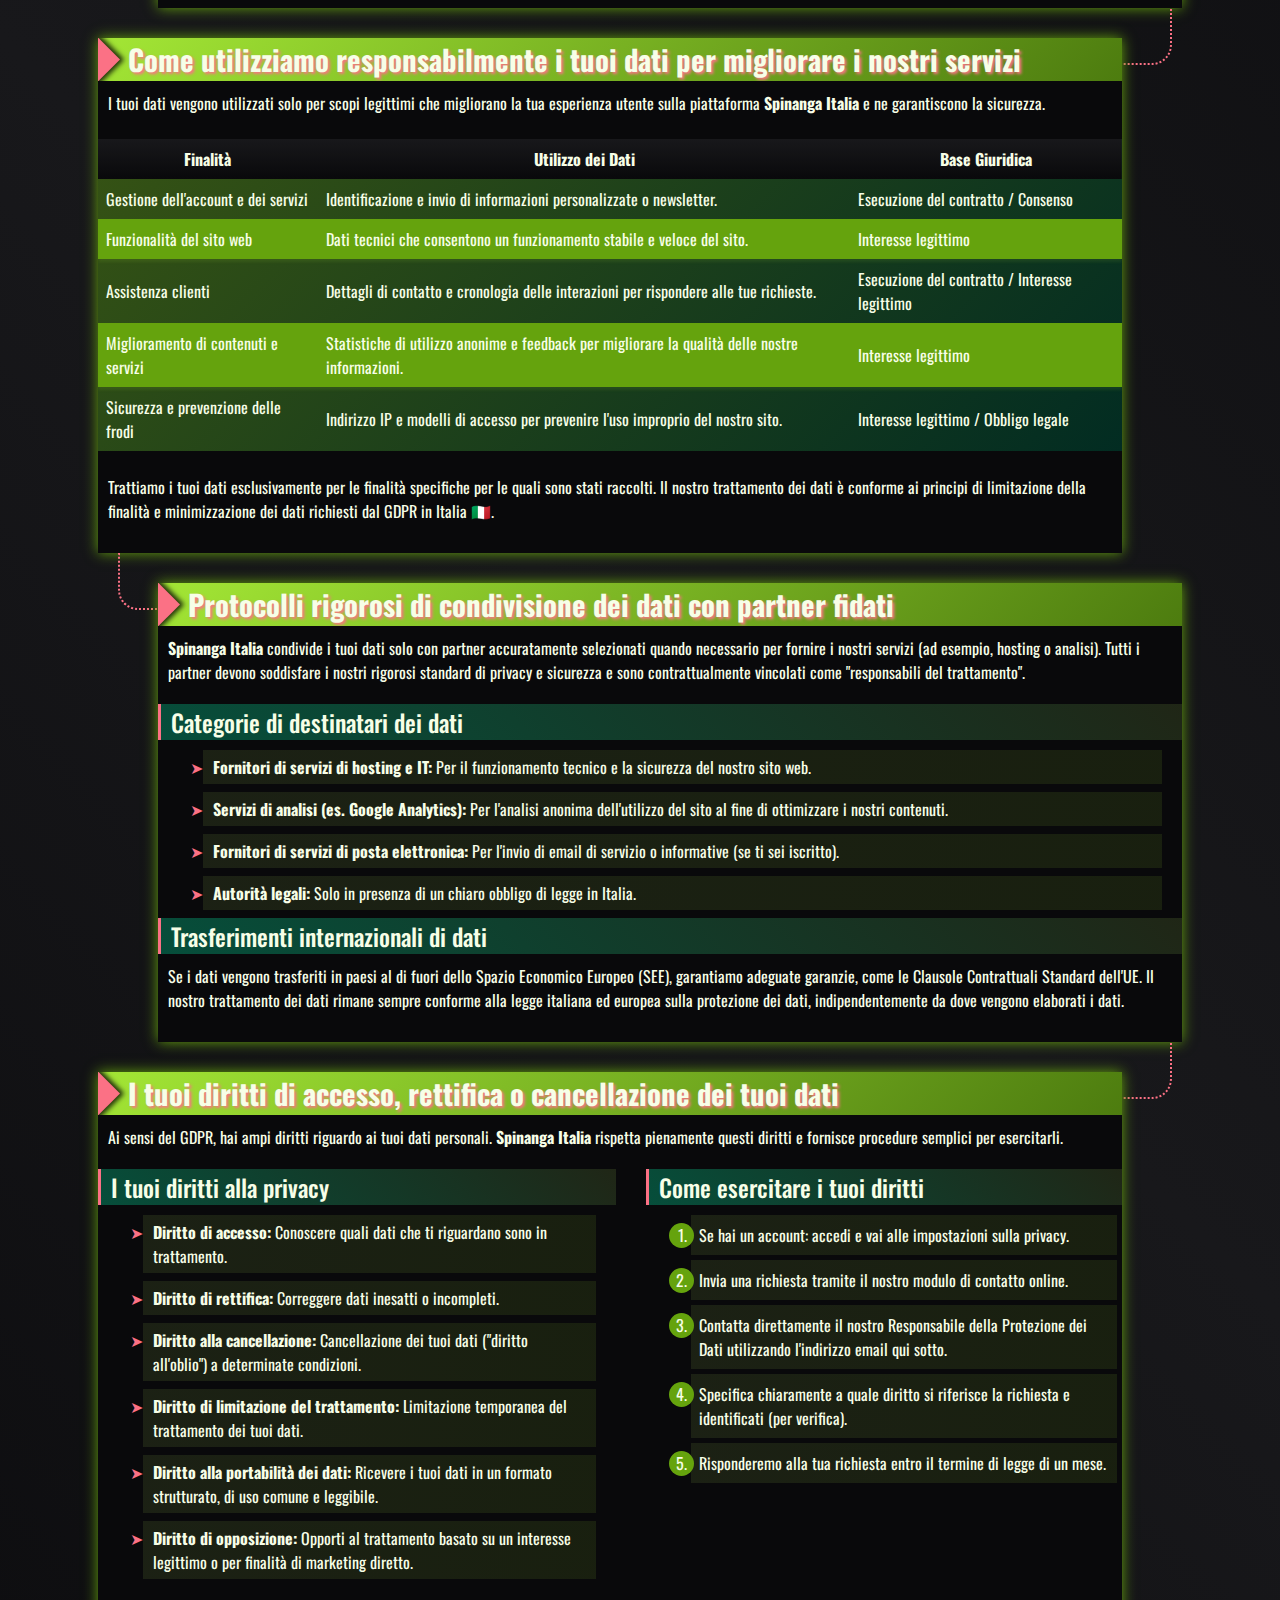
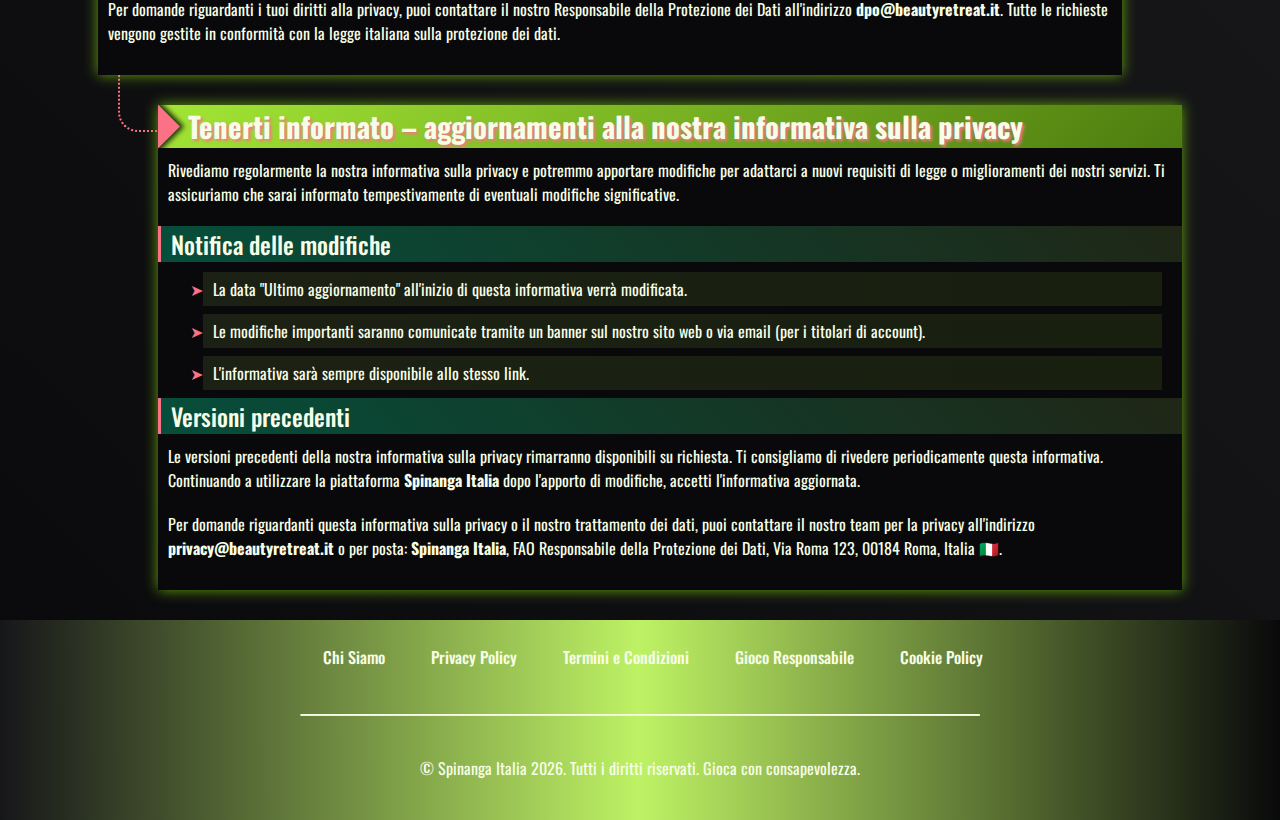
<file: privacy-policy/index.html>
<!DOCTYPE html>
<html lang="it">

<head>
    <meta charset="UTF-8">
    <meta name="viewport" content="width=device-width, initial-scale=1.0">
    <link rel="stylesheet" href="/style.css">
    <link rel="shortcut icon" href="/favicon.ico" type="image/x-icon">
    <title>Spinanga Italia – Privacy Policy - Trasparenza e Protezione dei Tuoi Dati</title>
    <meta name="description"
        content="Spinanga Italia garantisce la massima trasparenza nel trattamento dei dati. Scopri come raccogliamo, proteggiamo e utilizziamo i tuoi dati per un'esperienza utente sicura e personalizzata.">
    <meta name="googlebot" content="index,follow,noarchive">

    <link rel="canonical" href="https://beautyretreat.it/privacy-policy/">

    <meta property="og:type" content="website" />
    <meta property="og:title" content="Spinanga Italia – Privacy Policy - Trasparenza e Protezione dei Tuoi Dati" />
    <meta property="og:description"
        content="Spinanga Italia garantisce la massima trasparenza nel trattamento dei dati." />
    <meta property="og:url" content="https://beautyretreat.it/privacy-policy/" />
    <meta property="og:site_name" content="Spinanga Italia" />
    <meta property="og:locale" content="it_IT" />

    <script type="application/ld+json">
    {
        "@context": "https://schema.org",
        "@type": "WebPage",
        "name": "Spinanga Italia Privacy Policy",
        "description": "Informativa sulla privacy di Spinanga Italia - protezione trasparente dei dati per gli utenti.",
        "url": "https://beautyretreat.it/privacy-policy/",
        "inLanguage": "it-IT"
    }
    </script>
</head>

<body>

    <header>
        <div class="logo">
            <a href="/"><img src="/img/logo.webp" alt="Spinanga Casino logo" width="140" height="70"></a>
        </div>

        <div class="header-btn">
            <a href="/play/" rel="nofollow" content="noindex" class="h-violet-btn">Registrati</a>
            <a href="/play/" rel="nofollow" content="noindex" class="h-accent-btn">Scarica App</a>
        </div>
    </header>

    <main>
        <div class="promo">
            <div class="promo-l">
                <h1>Spinanga Italia Privacy Policy – Trasparenza e Protezione dei Tuoi Dati</h1>
                <p class="txt">
                    Ultimo aggiornamento: 24 Febbraio 2026
                </p>
                <p class="txt">
                    In <strong>Spinanga Italia</strong>, diamo la massima importanza alla protezione dei tuoi dati
                    personali. Questa informativa sulla privacy spiega come raccogliamo, utilizziamo, condividiamo e
                    proteggiamo i tuoi dati quando utilizzi i nostri servizi informativi e il nostro portale in Italia
                    🇮🇹. Siamo completamente trasparenti sulle nostre pratiche di trattamento dei dati e operiamo in
                    conformità con le rigorose normative italiane ed europee sulla privacy, incluso il Regolamento
                    Generale sulla Protezione dei Dati (GDPR).
                </p>
            </div>
        </div>

        <div class="wrapper">
            <div class="container">
                <div class="container__header">
                    <h2>Quali dati raccogliamo e come migliorano la tua esperienza</h2>
                </div>
                <p class="txt">
                    Per offrirti la migliore esperienza informativa e utente sulla nostra piattaforma, raccogliamo
                    specifici dati personali. Questi dati ci aiutano a migliorare i nostri contenuti e servizi, e a
                    fornirti un'esperienza sicura e personalizzata, in linea con le aspettative dei giocatori italiani.
                </p>

                <h3>Dati personali che consentono l'identificazione</h3>
                <ul>
                    <li>Nome e indirizzo email (se crei un account per ricevere newsletter o salvare le preferenze)</li>
                    <li>Dettagli di contatto quando invii richieste tramite il nostro modulo di contatto</li>
                    <li>Dati dell'account che consentono l'accesso a contenuti personalizzati (se applicabile)</li>
                </ul>

                <h3>Dati tecnici e di utilizzo</h3>
                <ul>
                    <li>Indirizzo IP e informazioni sul dispositivo per motivi di sicurezza e prevenzione delle frodi
                    </li>
                    <li>Tipo e versione del browser per visualizzare in modo ottimale e garantire le prestazioni del
                        nostro sito</li>
                    <li>Visualizzazioni di pagina, comportamento di click e contenuti visitati per analizzare gli
                        interessi</li>
                    <li>Dati di interazione con il nostro sito web e i nostri strumenti</li>
                </ul>

                <p class="txt">
                    Tutte le nostre attività di raccolta dati sono conformi alle normative italiane 🇮🇹 ed europee
                    sulla privacy e mirano a migliorare la tua esperienza sulla piattaforma informativa di
                    <strong>Spinanga Italia</strong>. Non raccogliamo mai più dati di quanto strettamente necessario per
                    i servizi forniti.
                </p>
            </div>

            <div class="container">
                <div class="container__header">
                    <h2>Il ruolo dei cookie nella personalizzazione della tua esperienza</h2>
                </div>
                <p class="txt">
                    I cookie sono piccoli file di testo memorizzati sul tuo dispositivo per ottimizzare la tua
                    esperienza su <strong>Spinanga Italia</strong>. Svolgono un ruolo chiave nel fornire un ambiente di
                    navigazione sicuro e personalizzato per i nostri visitatori in Italia.
                </p>

                <h3>Tipi di cookie che utilizziamo</h3>
                <ul>
                    <li><strong>Cookie essenziali:</strong> Necessari per le funzioni di base, la sicurezza e
                        l'integrità del sito web.</li>
                    <li><strong>Cookie funzionali:</strong> Memorizzano le tue preferenze (lingua, regione) e
                        impostazioni.</li>
                    <li><strong>Cookie analitici:</strong> Ci aiutano a capire come i visitatori utilizzano il nostro
                        sito per migliorare i nostri contenuti.</li>
                    <li><strong>Cookie di marketing:</strong> Utilizzati per misurare la rilevanza della comunicazione
                        informativa (sempre con il tuo consenso).</li>
                </ul>

                <h3>Gestione dei cookie</h3>
                <p class="txt">
                    Mantieni il pieno controllo sulle impostazioni dei cookie tramite il tuo browser o il nostro banner
                    sui cookie. Tieni presente che la disabilitazione dei cookie essenziali potrebbe compromettere la
                    funzionalità di parti del sito web di <strong>Spinanga Italia</strong>. Le nostre impostazioni sui
                    cookie sono specificamente adattate alle esigenze degli utenti in Italia 🇮🇹 e sono conformi alla
                    direttiva ePrivacy e alle normative italiane.
                </p>
            </div>

            <div class="container">
                <div class="container__header">
                    <h2>Come utilizziamo responsabilmente i tuoi dati per migliorare i nostri servizi</h2>
                </div>
                <p class="txt">
                    I tuoi dati vengono utilizzati solo per scopi legittimi che migliorano la tua esperienza utente
                    sulla piattaforma <strong>Spinanga Italia</strong> e ne garantiscono la sicurezza.
                </p>

                <div class="table-wrapper">
                    <table>
                        <thead>
                            <tr>
                                <th>Finalità</th>
                                <th>Utilizzo dei Dati</th>
                                <th>Base Giuridica</th>
                            </tr>
                        </thead>
                        <tbody>
                            <tr>
                                <td>Gestione dell'account e dei servizi</td>
                                <td>Identificazione e invio di informazioni personalizzate o newsletter.</td>
                                <td>Esecuzione del contratto / Consenso</td>
                            </tr>
                            <tr>
                                <td>Funzionalità del sito web</td>
                                <td>Dati tecnici che consentono un funzionamento stabile e veloce del sito.</td>
                                <td>Interesse legittimo</td>
                            </tr>
                            <tr>
                                <td>Assistenza clienti</td>
                                <td>Dettagli di contatto e cronologia delle interazioni per rispondere alle tue
                                    richieste.</td>
                                <td>Esecuzione del contratto / Interesse legittimo</td>
                            </tr>
                            <tr>
                                <td>Miglioramento di contenuti e servizi</td>
                                <td>Statistiche di utilizzo anonime e feedback per migliorare la qualità delle nostre
                                    informazioni.</td>
                                <td>Interesse legittimo</td>
                            </tr>
                            <tr>
                                <td>Sicurezza e prevenzione delle frodi</td>
                                <td>Indirizzo IP e modelli di accesso per prevenire l'uso improprio del nostro sito.
                                </td>
                                <td>Interesse legittimo / Obbligo legale</td>
                            </tr>
                        </tbody>
                    </table>
                </div>

                <p class="txt">
                    Trattiamo i tuoi dati esclusivamente per le finalità specifiche per le quali sono stati raccolti. Il
                    nostro trattamento dei dati è conforme ai principi di limitazione della finalità e minimizzazione
                    dei dati richiesti dal GDPR in Italia 🇮🇹.
                </p>
            </div>

            <div class="container">
                <div class="container__header">
                    <h2>Protocolli rigorosi di condivisione dei dati con partner fidati</h2>
                </div>
                <p class="txt">
                    <strong>Spinanga Italia</strong> condivide i tuoi dati solo con partner accuratamente selezionati
                    quando necessario per fornire i nostri servizi (ad esempio, hosting o analisi). Tutti i partner
                    devono soddisfare i nostri rigorosi standard di privacy e sicurezza e sono contrattualmente
                    vincolati come "responsabili del trattamento".
                </p>

                <h3>Categorie di destinatari dei dati</h3>
                <ul>
                    <li><strong>Fornitori di servizi di hosting e IT:</strong> Per il funzionamento tecnico e la
                        sicurezza del nostro sito web.</li>
                    <li><strong>Servizi di analisi (es. Google Analytics):</strong> Per l'analisi anonima dell'utilizzo
                        del sito al fine di ottimizzare i nostri contenuti.</li>
                    <li><strong>Fornitori di servizi di posta elettronica:</strong> Per l'invio di email di servizio o
                        informative (se ti sei iscritto).</li>
                    <li><strong>Autorità legali:</strong> Solo in presenza di un chiaro obbligo di legge in Italia.</li>
                </ul>

                <h3>Trasferimenti internazionali di dati</h3>
                <p class="txt">
                    Se i dati vengono trasferiti in paesi al di fuori dello Spazio Economico Europeo (SEE), garantiamo
                    adeguate garanzie, come le Clausole Contrattuali Standard dell'UE. Il nostro trattamento dei dati
                    rimane sempre conforme alla legge italiana ed europea sulla protezione dei dati, indipendentemente
                    da dove vengono elaborati i dati.
                </p>
            </div>

            <div class="container">
                <div class="container__header">
                    <h2>I tuoi diritti di accesso, rettifica o cancellazione dei tuoi dati</h2>
                </div>
                <p class="txt">
                    Ai sensi del GDPR, hai ampi diritti riguardo ai tuoi dati personali.
                    <strong>Spinanga Italia</strong> rispetta pienamente questi diritti e fornisce procedure semplici
                    per esercitarli.
                </p>

                <div class="comparison-list">
                    <div>
                        <h3>I tuoi diritti alla privacy</h3>
                        <ul>
                            <li><strong>Diritto di accesso:</strong> Conoscere quali dati che ti riguardano sono in
                                trattamento.</li>
                            <li><strong>Diritto di rettifica:</strong> Correggere dati inesatti o incompleti.</li>
                            <li><strong>Diritto alla cancellazione:</strong> Cancellazione dei tuoi dati ("diritto
                                all'oblio") a determinate condizioni.</li>
                            <li><strong>Diritto di limitazione del trattamento:</strong> Limitazione temporanea del
                                trattamento dei tuoi dati.</li>
                            <li><strong>Diritto alla portabilità dei dati:</strong> Ricevere i tuoi dati in un formato
                                strutturato, di uso comune e leggibile.</li>
                            <li><strong>Diritto di opposizione:</strong> Opporti al trattamento basato su un interesse
                                legittimo o per finalità di marketing diretto.</li>
                        </ul>
                    </div>

                    <div>
                        <h3>Come esercitare i tuoi diritti</h3>
                        <ol>
                            <li>Se hai un account: accedi e vai alle impostazioni sulla privacy.</li>
                            <li>Invia una richiesta tramite il nostro <a href="/contact/">modulo di contatto</a> online.
                            </li>
                            <li>Contatta direttamente il nostro Responsabile della Protezione dei Dati utilizzando
                                l'indirizzo email qui sotto.</li>
                            <li>Specifica chiaramente a quale diritto si riferisce la richiesta e identificati (per
                                verifica).</li>
                            <li>Risponderemo alla tua richiesta entro il termine di legge di un mese.</li>
                        </ol>
                    </div>
                </div>

                <p class="txt">
                    Per domande riguardanti i tuoi diritti alla privacy, puoi contattare il nostro Responsabile della
                    Protezione dei Dati all'indirizzo <strong>dpo@beautyretreat.it</strong>. Tutte le richieste vengono
                    gestite in conformità con la legge italiana sulla protezione dei dati.
                </p>
            </div>

            <div class="container">
                <div class="container__header">
                    <h2>Tenerti informato – aggiornamenti alla nostra informativa sulla privacy</h2>
                </div>
                <p class="txt">
                    Rivediamo regolarmente la nostra informativa sulla privacy e potremmo apportare modifiche per
                    adattarci a nuovi requisiti di legge o miglioramenti dei nostri servizi. Ti assicuriamo che sarai
                    informato tempestivamente di eventuali modifiche significative.
                </p>

                <h3>Notifica delle modifiche</h3>
                <ul>
                    <li>La data "Ultimo aggiornamento" all'inizio di questa informativa verrà modificata.</li>
                    <li>Le modifiche importanti saranno comunicate tramite un banner sul nostro sito web o via email
                        (per i titolari di account).</li>
                    <li>L'informativa sarà sempre disponibile allo stesso link.</li>
                </ul>

                <h3>Versioni precedenti</h3>
                <p class="txt">
                    Le versioni precedenti della nostra informativa sulla privacy rimarranno disponibili su richiesta.
                    Ti consigliamo di rivedere periodicamente questa informativa. Continuando a utilizzare la
                    piattaforma <strong>Spinanga Italia</strong> dopo l'apporto di modifiche, accetti l'informativa
                    aggiornata.
                </p>

                <p class="txt">
                    Per domande riguardanti questa informativa sulla privacy o il nostro trattamento dei dati, puoi
                    contattare il nostro team per la privacy all'indirizzo <strong>privacy@beautyretreat.it</strong> o
                    per posta: <strong>Spinanga Italia</strong>, FAO Responsabile della Protezione dei Dati,
                    Via Roma 123, 00184 Roma, Italia 🇮🇹.
                </p>
            </div>
        </div>
    </main>

    <footer>
        <ul class="f-nav">
            <li>
                <a href="/about-us/">Chi Siamo</a>
            </li>
            <li>
                <a href="/privacy-policy/">Privacy Policy</a>
            </li>
            <li>
                <a href="/terms-and-conditions/">Termini e Condizioni</a>
            </li>
            <li>
                <a href="/responsible-gambling/">Gioco Responsabile</a>
            </li>
            <li>
                <a href="/cookie-policy/">Cookie Policy</a>
            </li>
        </ul>

        <hr>

        <p class="txt">
            © Spinanga Italia 2026. Tutti i diritti riservati. Gioca con consapevolezza.
        </p>
    </footer>
</body>

</html>
</file>
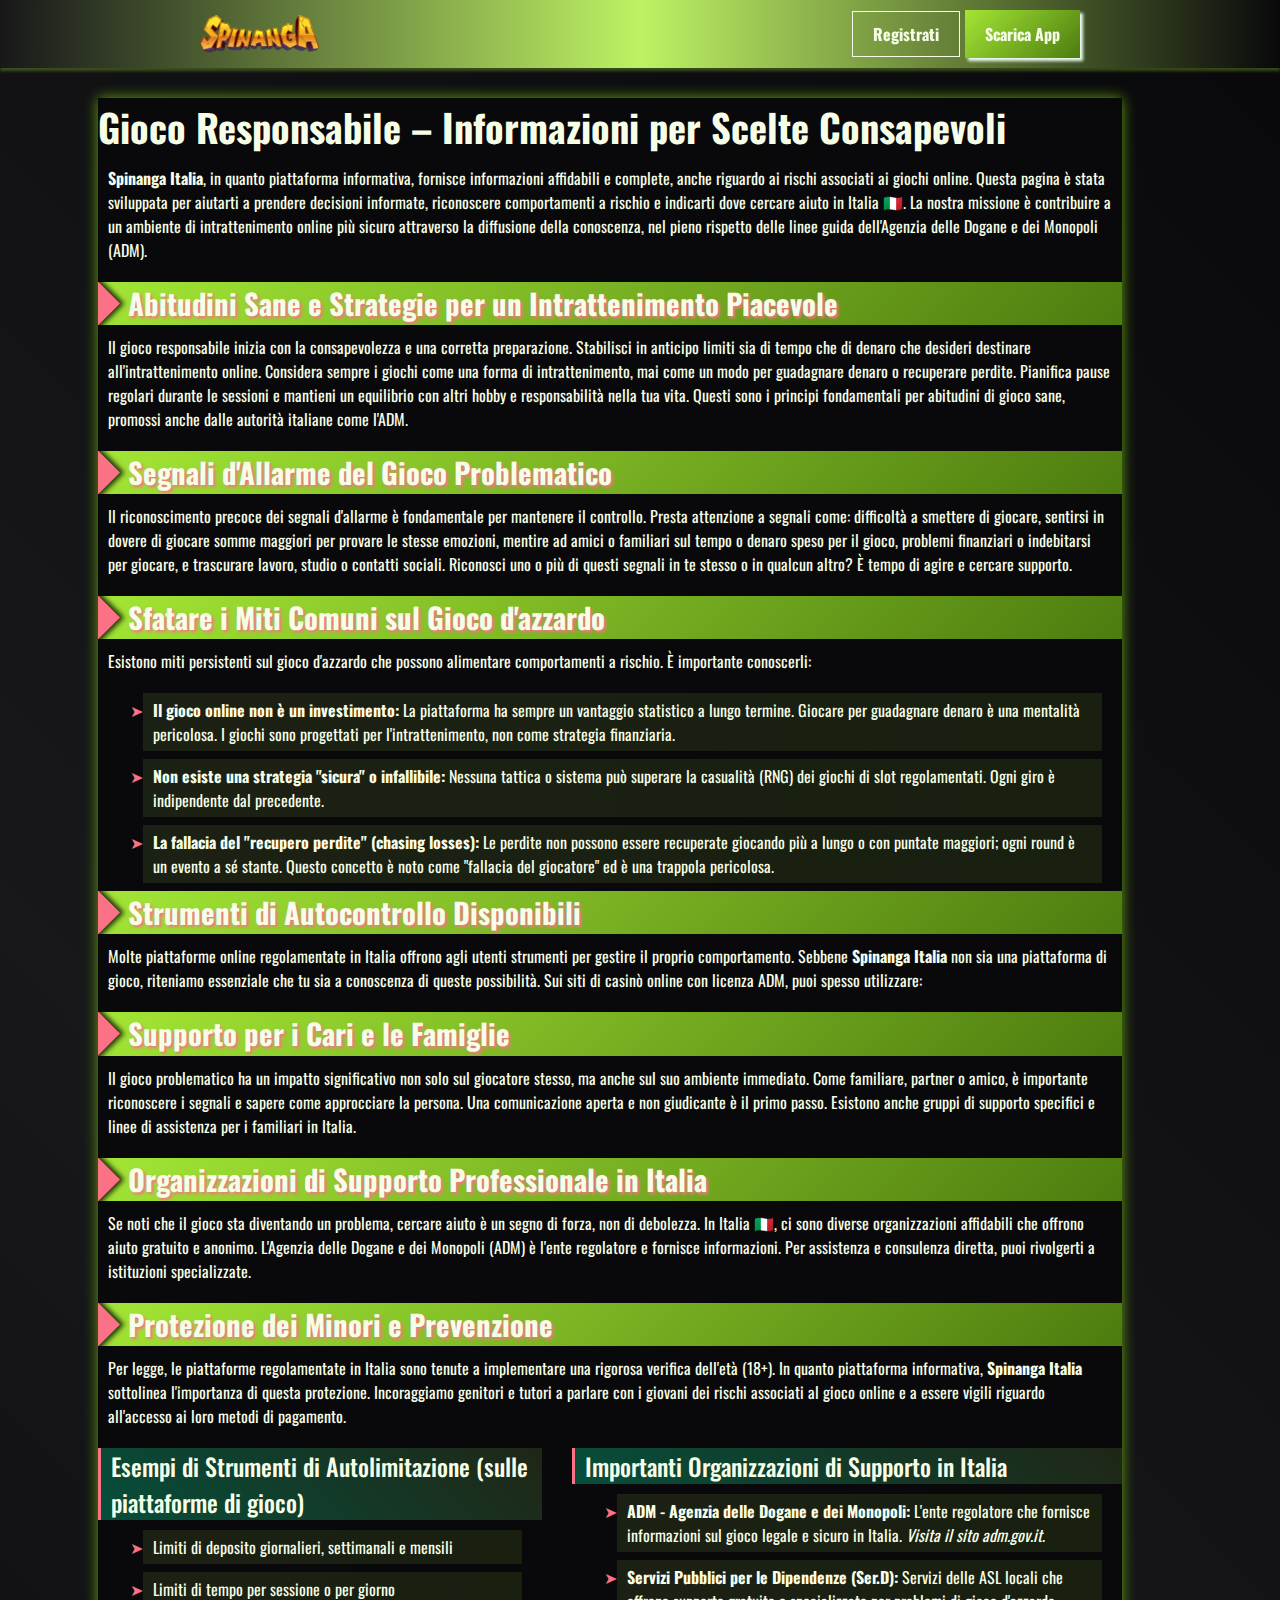
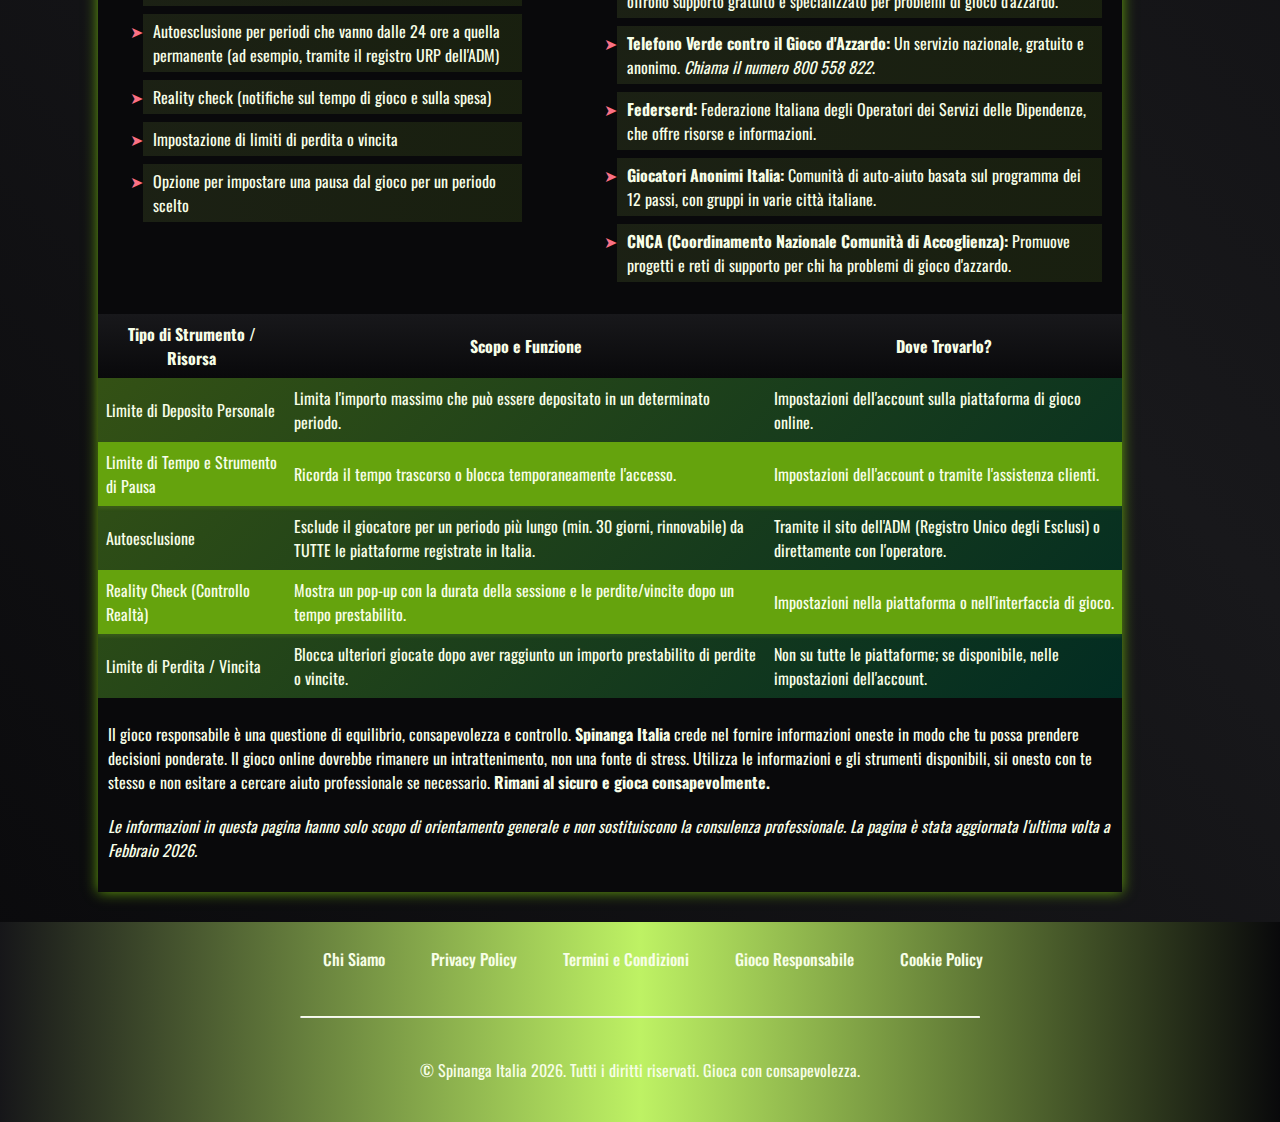
<file: responsible-gambling/index.html>
<!DOCTYPE html>
<html lang="it">

<head>
    <meta charset="UTF-8">
    <meta name="viewport" content="width=device-width, initial-scale=1.0">
    <link rel="stylesheet" href="/style.css">
    <link rel="shortcut icon" href="/favicon.ico" type="image/x-icon">
    <title>Gioco Responsabile – Informazioni e Supporto da Spinanga Italia</title>
    <meta name="description"
        content="Spinanga Italia fornisce informazioni sul gioco responsabile. Impara a riconoscere comportamenti a rischio, trova strumenti di autocontrollo e scopri organizzazioni di supporto professionali per un intrattenimento online sicuro e consapevole.">
    <meta name="googlebot" content="index,follow,noarchive">

    <link rel="canonical" href="https://beautyretreat.it/responsible-gambling/">

    <meta property="og:type" content="website" />
    <meta property="og:title" content="Gioco Responsabile – Informazioni e Supporto da Spinanga Italia" />
    <meta property="og:description"
        content="Spinanga Italia fornisce informazioni sul gioco responsabile. Impara a riconoscere comportamenti a rischio e trova strumenti efficaci di autocontrollo." />
    <meta property="og:url" content="https://beautyretreat.it/responsible-gambling/" />
    <meta property="og:site_name" content="Spinanga Italia" />
    <meta property="og:locale" content="it_IT" />

    <meta name="twitter:card" content="summary" />
    <meta name="twitter:title" content="Gioco Responsabile – Informazioni da Spinanga Italia" />
    <meta name="twitter:description"
        content="Strategie e strumenti per un intrattenimento online sano e consapevole, sviluppati da Spinanga Italia." />
</head>

<body>

    <header>
        <div class="logo">
            <a href="/"><img src="/img/logo.webp" alt="Spinanga Casino logo" width="140" height="70"></a>
        </div>

        <div class="header-btn">
            <a href="/play/" rel="nofollow" content="noindex" class="h-violet-btn">Registrati</a>
            <a href="/play/" rel="nofollow" content="noindex" class="h-accent-btn">Scarica App</a>
        </div>
    </header>

    <main>
        <div class="wrapper">
            <div class="container">
                <h1>Gioco Responsabile – Informazioni per Scelte Consapevoli</h1>
                <p class="txt">
                    <strong>Spinanga Italia</strong>, in quanto piattaforma informativa, fornisce informazioni
                    affidabili e complete, anche riguardo ai rischi associati ai giochi online. Questa pagina è stata
                    sviluppata per aiutarti a prendere decisioni informate, riconoscere comportamenti a rischio e
                    indicarti dove cercare aiuto in Italia 🇮🇹. La nostra missione è contribuire a un ambiente di
                    intrattenimento online più sicuro attraverso la diffusione della conoscenza, nel pieno rispetto
                    delle linee guida dell'Agenzia delle Dogane e dei Monopoli (ADM).
                </p>

                <div class="container__header">
                    <h2>Abitudini Sane e Strategie per un Intrattenimento Piacevole</h2>
                </div>
                <p class="txt">
                    Il gioco responsabile inizia con la consapevolezza e una corretta preparazione. Stabilisci in
                    anticipo limiti sia di tempo che di denaro che desideri destinare all'intrattenimento online.
                    Considera sempre i giochi come una forma di intrattenimento, mai come un modo per guadagnare denaro
                    o recuperare perdite. Pianifica pause regolari durante le sessioni e mantieni un equilibrio con
                    altri hobby e responsabilità nella tua vita. Questi sono i principi fondamentali per abitudini di
                    gioco sane, promossi anche dalle autorità italiane come l'ADM.
                </p>

                <div class="container__header">
                    <h2>Segnali d'Allarme del Gioco Problematico</h2>
                </div>
                <p class="txt">
                    Il riconoscimento precoce dei segnali d'allarme è fondamentale per mantenere il controllo. Presta
                    attenzione a segnali come: difficoltà a smettere di giocare, sentirsi in dovere di giocare somme
                    maggiori per provare le stesse emozioni, mentire ad amici o familiari sul tempo o denaro speso per
                    il gioco, problemi finanziari o indebitarsi per giocare, e trascurare lavoro, studio o contatti
                    sociali. Riconosci uno o più di questi segnali in te stesso o in qualcun altro? È tempo di agire e
                    cercare supporto.
                </p>

                <div class="container__header">
                    <h2>Sfatare i Miti Comuni sul Gioco d'azzardo</h2>
                </div>
                <p class="txt">
                    Esistono miti persistenti sul gioco d'azzardo che possono alimentare comportamenti a rischio. È
                    importante conoscerli:
                </p>
                <ul>
                    <li><strong>Il gioco online non è un investimento:</strong> La piattaforma ha sempre un vantaggio
                        statistico a lungo termine. Giocare per guadagnare denaro è una mentalità pericolosa. I giochi
                        sono progettati per l'intrattenimento, non come strategia finanziaria.</li>
                    <li><strong>Non esiste una strategia "sicura" o infallibile:</strong> Nessuna tattica o sistema può
                        superare la casualità (RNG) dei giochi di slot regolamentati. Ogni giro è indipendente dal
                        precedente.</li>
                    <li><strong>La fallacia del "recupero perdite" (chasing losses):</strong> Le perdite non possono
                        essere recuperate giocando più a lungo o con puntate maggiori; ogni round è un evento a sé
                        stante. Questo concetto è noto come "fallacia del giocatore" ed è una trappola pericolosa.</li>
                </ul>

                <div class="container__header">
                    <h2>Strumenti di Autocontrollo Disponibili</h2>
                </div>
                <p class="txt">
                    Molte piattaforme online regolamentate in Italia offrono agli utenti strumenti per gestire il
                    proprio comportamento. Sebbene <strong>Spinanga Italia</strong> non sia una piattaforma di gioco,
                    riteniamo essenziale che tu sia a conoscenza di queste possibilità. Sui siti di casinò online con
                    licenza ADM, puoi spesso utilizzare:
                </p>

                <div class="container__header">
                    <h2>Supporto per i Cari e le Famiglie</h2>
                </div>
                <p class="txt">
                    Il gioco problematico ha un impatto significativo non solo sul giocatore stesso, ma anche sul suo
                    ambiente immediato. Come familiare, partner o amico, è importante riconoscere i segnali e sapere
                    come approcciare la persona. Una comunicazione aperta e non giudicante è il primo passo. Esistono
                    anche gruppi di supporto specifici e linee di assistenza per i familiari in Italia.
                </p>

                <div class="container__header">
                    <h2>Organizzazioni di Supporto Professionale in Italia</h2>
                </div>
                <p class="txt">
                    Se noti che il gioco sta diventando un problema, cercare aiuto è un segno di forza, non di
                    debolezza. In Italia 🇮🇹, ci sono diverse organizzazioni affidabili che offrono aiuto gratuito e
                    anonimo. L'Agenzia delle Dogane e dei Monopoli (ADM) è l'ente regolatore e fornisce informazioni.
                    Per assistenza e consulenza diretta, puoi rivolgerti a istituzioni specializzate.
                </p>

                <div class="container__header">
                    <h2>Protezione dei Minori e Prevenzione</h2>
                </div>
                <p class="txt">
                    Per legge, le piattaforme regolamentate in Italia sono tenute a implementare una rigorosa verifica
                    dell'età (18+). In quanto piattaforma informativa, <strong>Spinanga Italia</strong> sottolinea
                    l'importanza di questa protezione. Incoraggiamo genitori e tutori a parlare con i giovani dei rischi
                    associati al gioco online e a essere vigili riguardo all'accesso ai loro metodi di pagamento.
                </p>

                <div class="comparison-list">
                    <div>
                        <h3>Esempi di Strumenti di Autolimitazione (sulle piattaforme di gioco)</h3>
                        <ul>
                            <li>Limiti di deposito giornalieri, settimanali e mensili</li>
                            <li>Limiti di tempo per sessione o per giorno</li>
                            <li>Autoesclusione per periodi che vanno dalle 24 ore a quella permanente (ad esempio,
                                tramite il registro URP dell'ADM)</li>
                            <li>Reality check (notifiche sul tempo di gioco e sulla spesa)</li>
                            <li>Impostazione di limiti di perdita o vincita</li>
                            <li>Opzione per impostare una pausa dal gioco per un periodo scelto</li>
                        </ul>
                    </div>

                    <div>
                        <h3>Importanti Organizzazioni di Supporto in Italia</h3>
                        <ul>
                            <li><strong>ADM - Agenzia delle Dogane e dei Monopoli:</strong> L'ente regolatore che
                                fornisce informazioni sul gioco legale e sicuro in Italia. <em>Visita il sito
                                    adm.gov.it</em>.</li>
                            <li><strong>Servizi Pubblici per le Dipendenze (Ser.D):</strong> Servizi delle ASL locali
                                che offrono supporto gratuito e specializzato per problemi di gioco d'azzardo.</li>
                            <li><strong>Telefono Verde contro il Gioco d'Azzardo:</strong> Un servizio nazionale,
                                gratuito e anonimo. <em>Chiama il numero 800 558 822</em>.</li>
                            <li><strong>Federserd:</strong> Federazione Italiana degli Operatori dei Servizi delle
                                Dipendenze, che offre risorse e informazioni.</li>
                            <li><strong>Giocatori Anonimi Italia:</strong> Comunità di auto-aiuto basata sul programma
                                dei 12 passi, con gruppi in varie città italiane.</li>
                            <li><strong>CNCA (Coordinamento Nazionale Comunità di Accoglienza):</strong> Promuove
                                progetti e reti di supporto per chi ha problemi di gioco d'azzardo.</li>
                        </ul>
                    </div>
                </div>

                <div class="table-wrapper">
                    <table>
                        <thead>
                            <tr>
                                <th>Tipo di Strumento / Risorsa</th>
                                <th>Scopo e Funzione</th>
                                <th>Dove Trovarlo?</th>
                            </tr>
                        </thead>
                        <tbody>
                            <tr>
                                <td>Limite di Deposito Personale</td>
                                <td>Limita l'importo massimo che può essere depositato in un determinato periodo.</td>
                                <td>Impostazioni dell'account sulla piattaforma di gioco online.</td>
                            </tr>
                            <tr>
                                <td>Limite di Tempo e Strumento di Pausa</td>
                                <td>Ricorda il tempo trascorso o blocca temporaneamente l'accesso.</td>
                                <td>Impostazioni dell'account o tramite l'assistenza clienti.</td>
                            </tr>
                            <tr>
                                <td>Autoesclusione</td>
                                <td>Esclude il giocatore per un periodo più lungo (min. 30 giorni, rinnovabile) da TUTTE
                                    le piattaforme registrate in Italia.</td>
                                <td>Tramite il sito dell'ADM (Registro Unico degli Esclusi) o direttamente con
                                    l'operatore.</td>
                            </tr>
                            <tr>
                                <td>Reality Check (Controllo Realtà)</td>
                                <td>Mostra un pop-up con la durata della sessione e le perdite/vincite dopo un tempo
                                    prestabilito.</td>
                                <td>Impostazioni nella piattaforma o nell'interfaccia di gioco.</td>
                            </tr>
                            <tr>
                                <td>Limite di Perdita / Vincita</td>
                                <td>Blocca ulteriori giocate dopo aver raggiunto un importo prestabilito di perdite o
                                    vincite.</td>
                                <td>Non su tutte le piattaforme; se disponibile, nelle impostazioni dell'account.</td>
                            </tr>
                        </tbody>
                    </table>
                </div>

                <p class="txt">
                    Il gioco responsabile è una questione di equilibrio, consapevolezza e controllo. <strong>Spinanga
                        Italia</strong> crede nel fornire informazioni oneste in modo che tu possa prendere decisioni
                    ponderate. Il gioco online dovrebbe rimanere un intrattenimento, non una fonte di stress. Utilizza
                    le informazioni e gli strumenti disponibili, sii onesto con te stesso e non esitare a cercare aiuto
                    professionale se necessario.
                    <strong>Rimani al sicuro e gioca consapevolmente.</strong>
                </p>
                <p class="txt"><em>Le informazioni in questa pagina hanno solo scopo di orientamento generale e non
                        sostituiscono la consulenza professionale. La pagina è stata aggiornata l'ultima volta a
                        Febbraio 2026.</em></p>
            </div>
        </div>
    </main>

    <footer>
        <ul class="f-nav">
            <li>
                <a href="/about-us/">Chi Siamo</a>
            </li>
            <li>
                <a href="/privacy-policy/">Privacy Policy</a>
            </li>
            <li>
                <a href="/terms-and-conditions/">Termini e Condizioni</a>
            </li>
            <li>
                <a href="/responsible-gambling/">Gioco Responsabile</a>
            </li>
            <li>
                <a href="/cookie-policy/">Cookie Policy</a>
            </li>
        </ul>

        <hr>

        <p class="txt">
            © Spinanga Italia 2026. Tutti i diritti riservati. Gioca con consapevolezza.
        </p>
    </footer>
</body>

</html>
</file>
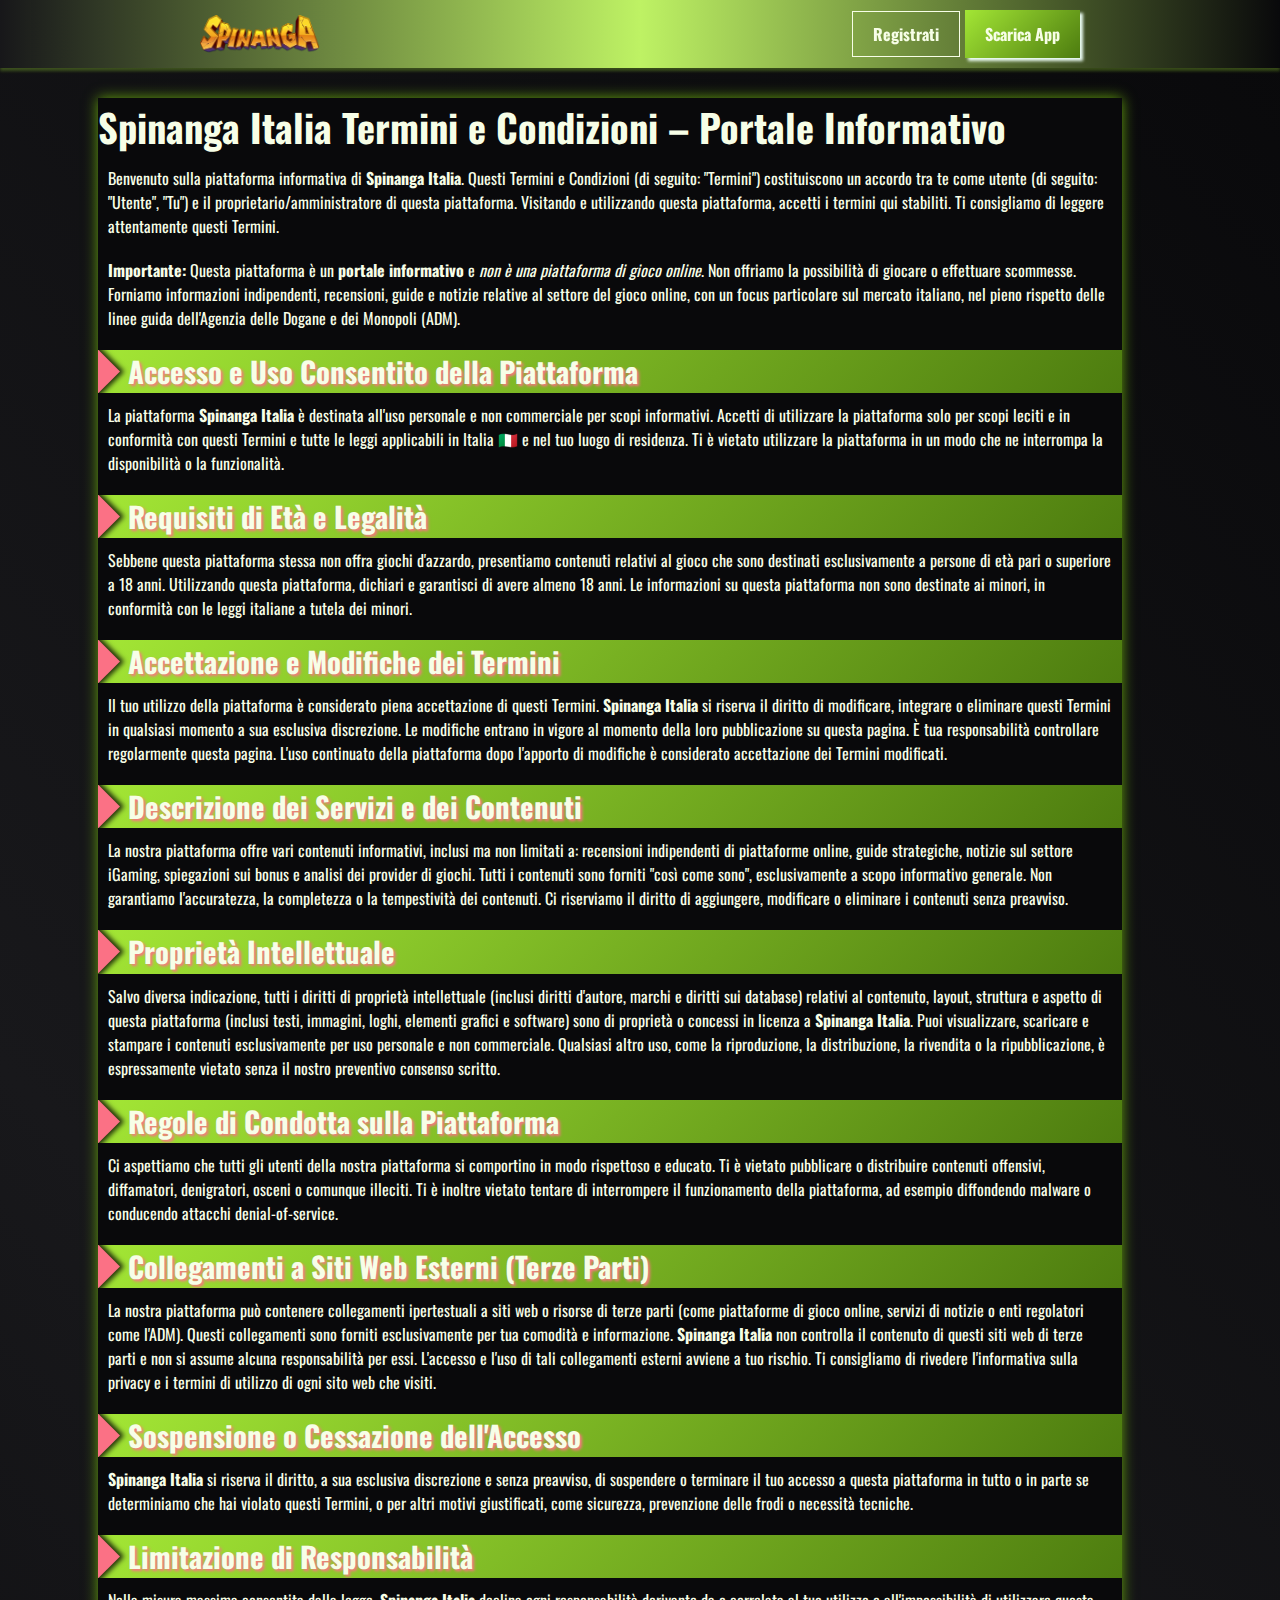
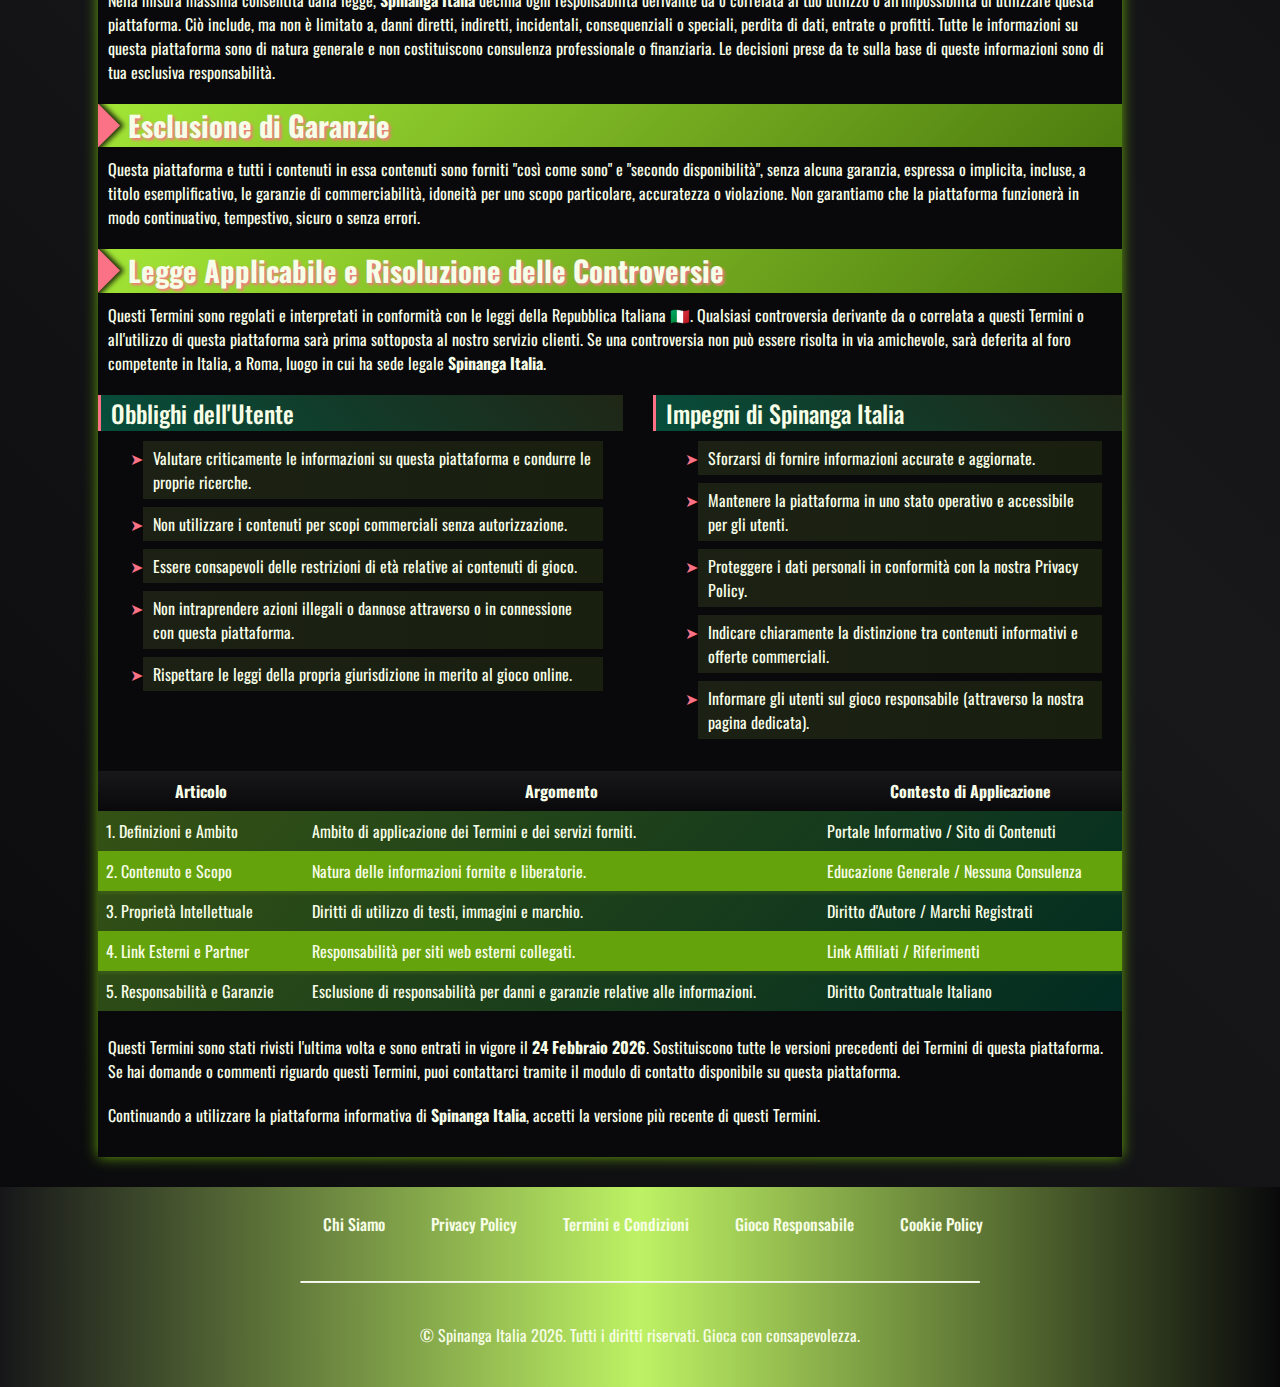
<file: terms-and-conditions/index.html>
<!DOCTYPE html>
<html lang="it">

<head>
    <meta charset="UTF-8">
    <meta name="viewport" content="width=device-width, initial-scale=1.0">
    <link rel="stylesheet" href="/style.css">
    <link rel="shortcut icon" href="/favicon.ico" type="image/x-icon">
    <title>Termini e Condizioni – Piattaforma Informativa Spinanga Italia</title>
    <meta name="description"
        content="Utilizzando la piattaforma Spinanga Italia, accetti questi Termini e Condizioni, che definiscono i nostri servizi, descrivono i tuoi diritti e promuovono l'uso responsabile delle nostre informazioni.">
    <meta name="googlebot" content="index,follow,noarchive">

    <link rel="canonical" href="https://beautyretreat.it/terms-and-conditions/">

    <meta property="og:type" content="website" />
    <meta property="og:title" content="Termini e Condizioni – Piattaforma Informativa Spinanga Italia" />
    <meta property="og:description"
        content="Consulta i Termini e Condizioni della piattaforma informativa Spinanga Italia per una chiara comprensione dell'ambito dei servizi forniti." />
    <meta property="og:url" content="https://beautyretreat.it/terms-and-conditions/" />
    <meta property="og:site_name" content="Spinanga Italia" />
    <meta property="og:locale" content="it_IT" />

    <meta name="twitter:card" content="summary" />
    <meta name="twitter:title" content="Termini e Condizioni - Spinanga Italia" />
    <meta name="twitter:description" content="Termini di utilizzo ufficiali del portale informativo Spinanga Italia." />
</head>

<body>

    <header>
        <div class="logo">
            <a href="/"><img src="/img/logo.webp" alt="Spinanga Casino logo" width="140" height="70"></a>
        </div>

        <div class="header-btn">
            <a href="/play/" rel="nofollow" content="noindex" class="h-violet-btn">Registrati</a>
            <a href="/play/" rel="nofollow" content="noindex" class="h-accent-btn">Scarica App</a>
        </div>
    </header>

    <main>
        <div class="wrapper">
            <div class="container">
                <h1>Spinanga Italia Termini e Condizioni – Portale Informativo</h1>
                <p class="txt">
                    Benvenuto sulla piattaforma informativa di <strong>Spinanga Italia</strong>. Questi Termini e
                    Condizioni (di seguito: "Termini") costituiscono un accordo tra te come utente (di seguito:
                    "Utente", "Tu") e il proprietario/amministratore di questa piattaforma. Visitando e utilizzando
                    questa piattaforma, accetti i termini qui stabiliti. Ti consigliamo di leggere attentamente questi
                    Termini.
                </p>
                <p class="txt">
                    <strong>Importante:</strong> Questa piattaforma è un <strong>portale informativo</strong> e <em>non
                        è una piattaforma di gioco online</em>. Non offriamo la possibilità di giocare o effettuare
                    scommesse. Forniamo informazioni indipendenti, recensioni, guide e notizie relative al settore del
                    gioco online, con un focus particolare sul mercato italiano, nel pieno rispetto delle linee guida
                    dell'Agenzia delle Dogane e dei Monopoli (ADM).
                </p>

                <div class="container__header">
                    <h2>Accesso e Uso Consentito della Piattaforma</h2>
                </div>
                <p class="txt">
                    La piattaforma <strong>Spinanga Italia</strong> è destinata all'uso personale e non commerciale per
                    scopi informativi. Accetti di utilizzare la piattaforma solo per scopi leciti e in conformità con
                    questi Termini e tutte le leggi applicabili in Italia 🇮🇹 e nel tuo luogo di residenza. Ti è
                    vietato utilizzare la piattaforma in un modo che ne interrompa la disponibilità o la funzionalità.
                </p>

                <div class="container__header">
                    <h2>Requisiti di Età e Legalità</h2>
                </div>
                <p class="txt">
                    Sebbene questa piattaforma stessa non offra giochi d'azzardo, presentiamo contenuti relativi al
                    gioco che sono destinati esclusivamente a persone di età pari o superiore a 18 anni. Utilizzando
                    questa piattaforma, dichiari e garantisci di avere almeno 18 anni. Le informazioni su questa
                    piattaforma non sono destinate ai minori, in conformità con le leggi italiane a tutela dei minori.
                </p>

                <div class="container__header">
                    <h2>Accettazione e Modifiche dei Termini</h2>
                </div>
                <p class="txt">
                    Il tuo utilizzo della piattaforma è considerato piena accettazione di questi Termini.
                    <strong>Spinanga Italia</strong> si riserva il diritto di modificare, integrare o eliminare questi
                    Termini in qualsiasi momento a sua esclusiva discrezione. Le modifiche entrano in vigore al momento
                    della loro pubblicazione su questa pagina. È tua responsabilità controllare regolarmente questa
                    pagina. L'uso continuato della piattaforma dopo l'apporto di modifiche è considerato accettazione
                    dei Termini modificati.
                </p>

                <div class="container__header">
                    <h2>Descrizione dei Servizi e dei Contenuti</h2>
                </div>
                <p class="txt">
                    La nostra piattaforma offre vari contenuti informativi, inclusi ma non limitati a: recensioni
                    indipendenti di piattaforme online, guide strategiche, notizie sul settore iGaming, spiegazioni sui
                    bonus e analisi dei provider di giochi. Tutti i contenuti sono forniti "così come sono",
                    esclusivamente a scopo informativo generale. Non garantiamo l'accuratezza, la completezza o la
                    tempestività dei contenuti. Ci riserviamo il diritto di aggiungere, modificare o eliminare i
                    contenuti senza preavviso.
                </p>

                <div class="container__header">
                    <h2>Proprietà Intellettuale</h2>
                </div>
                <p class="txt">
                    Salvo diversa indicazione, tutti i diritti di proprietà intellettuale (inclusi diritti d'autore,
                    marchi e diritti sui database) relativi al contenuto, layout, struttura e aspetto di questa
                    piattaforma (inclusi testi, immagini, loghi, elementi grafici e software) sono di proprietà o
                    concessi in licenza a <strong>Spinanga Italia</strong>. Puoi visualizzare, scaricare e stampare i
                    contenuti esclusivamente per uso personale e non commerciale. Qualsiasi altro uso, come la
                    riproduzione, la distribuzione, la rivendita o la ripubblicazione, è espressamente vietato senza il
                    nostro preventivo consenso scritto.
                </p>

                <div class="container__header">
                    <h2>Regole di Condotta sulla Piattaforma</h2>
                </div>
                <p class="txt">
                    Ci aspettiamo che tutti gli utenti della nostra piattaforma si comportino in modo rispettoso e
                    educato. Ti è vietato pubblicare o distribuire contenuti offensivi, diffamatori, denigratori, osceni
                    o comunque illeciti. Ti è inoltre vietato tentare di interrompere il funzionamento della
                    piattaforma, ad esempio diffondendo malware o conducendo attacchi denial-of-service.
                </p>

                <div class="container__header">
                    <h2>Collegamenti a Siti Web Esterni (Terze Parti)</h2>
                </div>
                <p class="txt">
                    La nostra piattaforma può contenere collegamenti ipertestuali a siti web o risorse di terze parti
                    (come piattaforme di gioco online, servizi di notizie o enti regolatori come l'ADM). Questi
                    collegamenti sono forniti esclusivamente per tua comodità e informazione.
                    <strong>Spinanga Italia</strong> non controlla il contenuto di questi siti web di terze parti e non
                    si assume alcuna responsabilità per essi. L'accesso e l'uso di tali collegamenti esterni avviene a
                    tuo rischio. Ti consigliamo di rivedere l'informativa sulla privacy e i termini di utilizzo di ogni
                    sito web che visiti.
                </p>

                <div class="container__header">
                    <h2>Sospensione o Cessazione dell'Accesso</h2>
                </div>
                <p class="txt">
                    <strong>Spinanga Italia</strong> si riserva il diritto, a sua esclusiva discrezione e senza
                    preavviso, di sospendere o terminare il tuo accesso a questa piattaforma in tutto o in parte se
                    determiniamo che hai violato questi Termini, o per altri motivi giustificati, come sicurezza,
                    prevenzione delle frodi o necessità tecniche.
                </p>

                <div class="container__header">
                    <h2>Limitazione di Responsabilità</h2>
                </div>
                <p class="txt">
                    Nella misura massima consentita dalla legge, <strong>Spinanga Italia</strong> declina ogni
                    responsabilità derivante da o correlata al tuo utilizzo o all'impossibilità di utilizzare questa
                    piattaforma. Ciò include, ma non è limitato a, danni diretti, indiretti, incidentali, consequenziali
                    o speciali, perdita di dati, entrate o profitti. Tutte le informazioni su questa piattaforma sono di
                    natura generale e non costituiscono consulenza professionale o finanziaria. Le decisioni prese da te
                    sulla base di queste informazioni sono di tua esclusiva responsabilità.
                </p>

                <div class="container__header">
                    <h2>Esclusione di Garanzie</h2>
                </div>
                <p class="txt">
                    Questa piattaforma e tutti i contenuti in essa contenuti sono forniti "così come sono" e "secondo
                    disponibilità", senza alcuna garanzia, espressa o implicita, incluse, a titolo esemplificativo, le
                    garanzie di commerciabilità, idoneità per uno scopo particolare, accuratezza o violazione. Non
                    garantiamo che la piattaforma funzionerà in modo continuativo, tempestivo, sicuro o senza errori.
                </p>

                <div class="container__header">
                    <h2>Legge Applicabile e Risoluzione delle Controversie</h2>
                </div>
                <p class="txt">
                    Questi Termini sono regolati e interpretati in conformità con le leggi della Repubblica Italiana
                    🇮🇹. Qualsiasi controversia derivante da o correlata a questi Termini o all'utilizzo di questa
                    piattaforma sarà prima sottoposta al nostro servizio clienti. Se una controversia non può essere
                    risolta in via amichevole, sarà deferita al foro competente in Italia, a Roma, luogo in cui ha sede
                    legale <strong>Spinanga Italia</strong>.
                </p>

                <div class="comparison-list">
                    <div>
                        <h3>Obblighi dell'Utente</h3>
                        <ul>
                            <li>Valutare criticamente le informazioni su questa piattaforma e condurre le proprie
                                ricerche.</li>
                            <li>Non utilizzare i contenuti per scopi commerciali senza autorizzazione.</li>
                            <li>Essere consapevoli delle restrizioni di età relative ai contenuti di gioco.</li>
                            <li>Non intraprendere azioni illegali o dannose attraverso o in connessione con questa
                                piattaforma.</li>
                            <li>Rispettare le leggi della propria giurisdizione in merito al gioco online.</li>
                        </ul>
                    </div>

                    <div>
                        <h3>Impegni di Spinanga Italia</h3>
                        <ul>
                            <li>Sforzarsi di fornire informazioni accurate e aggiornate.</li>
                            <li>Mantenere la piattaforma in uno stato operativo e accessibile per gli utenti.</li>
                            <li>Proteggere i dati personali in conformità con la nostra Privacy Policy.</li>
                            <li>Indicare chiaramente la distinzione tra contenuti informativi e offerte commerciali.
                            </li>
                            <li>Informare gli utenti sul gioco responsabile (attraverso la nostra pagina dedicata).</li>
                        </ul>
                    </div>
                </div>

                <div class="table-wrapper">
                    <table>
                        <thead>
                            <tr>
                                <th>Articolo</th>
                                <th>Argomento</th>
                                <th>Contesto di Applicazione</th>
                            </tr>
                        </thead>
                        <tbody>
                            <tr>
                                <td>1. Definizioni e Ambito</td>
                                <td>Ambito di applicazione dei Termini e dei servizi forniti.</td>
                                <td>Portale Informativo / Sito di Contenuti</td>
                            </tr>
                            <tr>
                                <td>2. Contenuto e Scopo</td>
                                <td>Natura delle informazioni fornite e liberatorie.</td>
                                <td>Educazione Generale / Nessuna Consulenza</td>
                            </tr>
                            <tr>
                                <td>3. Proprietà Intellettuale</td>
                                <td>Diritti di utilizzo di testi, immagini e marchio.</td>
                                <td>Diritto d'Autore / Marchi Registrati</td>
                            </tr>
                            <tr>
                                <td>4. Link Esterni e Partner</td>
                                <td>Responsabilità per siti web esterni collegati.</td>
                                <td>Link Affiliati / Riferimenti</td>
                            </tr>
                            <tr>
                                <td>5. Responsabilità e Garanzie</td>
                                <td>Esclusione di responsabilità per danni e garanzie relative alle informazioni.</td>
                                <td>Diritto Contrattuale Italiano</td>
                            </tr>
                        </tbody>
                    </table>
                </div>

                <p class="txt">
                    Questi Termini sono stati rivisti l'ultima volta e sono entrati in vigore il <strong>24 Febbraio
                        2026</strong>. Sostituiscono tutte le versioni precedenti dei Termini di questa piattaforma. Se
                    hai domande o commenti riguardo questi Termini, puoi contattarci tramite il modulo di contatto
                    disponibile su questa piattaforma.
                </p>
                <p class="txt">
                    Continuando a utilizzare la piattaforma informativa di <strong>Spinanga Italia</strong>, accetti la
                    versione più recente di questi Termini.
                </p>
            </div>
        </div>
    </main>

    <footer>
        <ul class="f-nav">
            <li>
                <a href="/about-us/">Chi Siamo</a>
            </li>
            <li>
                <a href="/privacy-policy/">Privacy Policy</a>
            </li>
            <li>
                <a href="/terms-and-conditions/">Termini e Condizioni</a>
            </li>
            <li>
                <a href="/responsible-gambling/">Gioco Responsabile</a>
            </li>
            <li>
                <a href="/cookie-policy/">Cookie Policy</a>
            </li>
        </ul>

        <hr>

        <p class="txt">
            © Spinanga Italia 2026. Tutti i diritti riservati. Gioca con consapevolezza.
        </p>
    </footer>
</body>

</html>
</file>
<file: style.css>
@font-face {
	font-family: Oswald;
	src: url('./font/Oswald-Regular.ttf') format('truetype');
	font-weight: 400;
	font-style: normal;
}
@font-face {
	font-family: Oswald;
	src: url('./font/Oswald-Medium.ttf') format('truetype');
	font-weight: 500;
	font-style: normal;
}
@font-face {
	font-family: Oswald;
	src: url('./font/Oswald-Bold.ttf') format('truetype');
	font-weight: 700;
	font-style: normal;
}

@font-face {
	font-family: Inter;
	src: url('./font/Inter_18pt-Regular.ttf') format('truetype');
	font-weight: 400;
	font-style: normal;
}
@font-face {
	font-family: Inter;
	src: url('./font/Inter_18pt-Medium.ttf') format('truetype');
	font-weight: 500;
	font-style: normal;
}
@font-face {
	font-family: Inter;
	src: url('./font/Inter_18pt-Bold.ttf') format('truetype');
	font-weight: 700;
	font-style: normal;
}

:root {
	interpolate-size: allow-keywords;

	--background: linear-gradient(45deg, #09090b 0%, #18181b 45%, #09090b 100%);
	--header: linear-gradient(90deg, #18181be0, #bef264, #09090b);
	--btn-accent: linear-gradient(135deg, #a3e635, #4d7c0f);
	--btn-inherit: #f7fee7;
	--accent: linear-gradient(135deg, #d9f99d, #3f6212);
	--sub-title: linear-gradient(-135deg, #bef26420, #064e3b);
	--gift: #ecfdf5;
	--gift-bg: rgba(163, 230, 53, 0.1);
	--gift-btn: linear-gradient(135deg, #365314, #022c22);
	--border-radius: 10px;
	--container: #09090b;
	--table: linear-gradient(180deg, #18181b, #09090b);
	--minus: #fb7185;
	--shadow: rgba(163, 230, 53, 0.3);
	--second-shadow: #65a30d;
	--text-shadow: #bef264;
	--list-bg: linear-gradient(90deg, rgba(190, 242, 100, 0.1), rgba(163, 230, 53, 0.1));
}

* {
	margin: 0;
	padding: 0;
	box-sizing: border-box;
	scroll-behavior: smooth;
	text-overflow: clip;
}

ul {
	list-style: '➤';
	margin-left: 25px;
}

ul li,
ol li {
	position: relative;
	z-index: 1;
	background: var(--list-bg);
}

ul li {
	padding: 5px 10px;
	margin: 8px 20px;
}

ul li::marker {
	color: var(--minus);
}

ol li {
	padding: 8px;
	margin: 5px 5px 5px 45px;
}

ol li::before {
	content: '';
	position: absolute;
	top: 8px;
	left: -22px;
	width: 25px;
	height: 25px;
	border-radius: 50%;
	background-color: var(--second-shadow);
	z-index: -1;
}

ol {
	list-style-position: outside;
}

a {
	text-decoration: none;
	color: inherit;
}

img,
video {
	width: 80%;
	height: auto;
	display: block;
	border-radius: var(--border-radius);
}

button {
	all: unset;
	cursor: pointer;
	box-sizing: border-box;
}

input,
textarea,
button,
select {
	font: inherit;
	border: none;
	outline: none;
}

h1,
h2,
h3,
h4,
h5,
h6 {
	font-weight: 500;
	color: var(--btn-inherit) fff;
}

h1 {
	font-weight: 700;
	font-size: 2.4rem;
}

h2 {
	font-size: 1.8rem;
	font-weight: 700;
	text-shadow: 2px 2px 3px var(--minus);
}

h3 {
	font-size: 1.5rem;
	font-weight: 500;
	padding-left: 10px;
	margin-bottom: 10px;
	border-left: 3px solid var(--minus);
	background: var(--sub-title);
}

.txt {
	font-size: 1rem;
	margin: 10px 10px 20px 10px;
}

body {
	font-family: 'Oswald', sans-serif;
	font-size: 1rem;
	line-height: 1.5;
	background: var(--background);
	color: var(--btn-inherit);
	box-sizing: border-box;
}

main {
	width: 100%;
	margin: 0 auto;
}

header {
	padding: 10px 200px;
	height: auto;
	display: flex;
	align-items: center;
	justify-content: space-between;
	background: var(--header);
	box-shadow: 0 3px 3px var(--shadow);
	max-width: 100vw;
	margin: 0 auto;
	position: sticky;
	top: 0;
	z-index: 100;
	overflow: hidden;
}

header img {
	width: 120px;
	height: auto;
	border-radius: 10px;
}

.header-btn {
	display: flex;
	align-items: center;
	justify-content: center;
}

.h-violet-btn {
	padding: 10px 20px;
	font-size: 1rem;
	border: 1px solid var(--btn-inherit);
	margin-right: 5px;
	font-weight: 700;
	transition: all 0.3s ease-in-out;
}

.h-accent-btn {
	padding: 12px 20px;
	font-size: 1rem;
	background: var(--btn-accent);
	box-shadow: 3px 3px 3px var(--gift);
	text-align: center;
	font-weight: 700;
	transition: all 0.3s ease;
}

.h-app-link {
	font-size: 1rem;
	font-weight: 600;
	transition: all 0.5s ease;
}

.h-accent-btn:hover {
	background: white;
	color: var(--minus);
}

.h-violet-btn:hover,
.h-accent-btn:hover {
	transform: scale(0.9);
	box-shadow: 1px 1px 5px var(--gift);
}

.h-app-link:hover {
	font-size: 1.2rem;
}

.wrapper {
	max-width: 80%;
	margin: 0 auto;
}

.promo {
	display: flex;
	flex-direction: column;
	align-items: center;
	justify-content: space-between;
	padding: 10px;
	margin: 0 auto;
	gap: 10px;
	background-image:
		linear-gradient(90deg, rgba(17, 22, 65, 0.89) 30%, rgba(255, 255, 255, 0) 100%), url(./img/layer.webp);
	background-attachment: fixed;
	background-repeat: no-repeat;
	background-size: cover;
}

.promo-l {
	padding: 40px 60px;
	width: 70%;
	z-index: 10;
}

.promo-gift {
	position: relative;
	display: flex;
	align-items: center;
	width: 60%;
	height: auto;
	padding: 10px 30px;
	text-align: center;
	background: var(--gift-bg);
	backdrop-filter: blur(5px);
}

.gift-box {
	position: absolute;
	left: 0;
	background: var(--gift);
	border-radius: 100%;
	display: none;
	width: 84px;
	height: auto;
	align-items: center;
	justify-content: center;
	padding: 12px;
	margin: 0px auto;
	margin-top: -48px;
}

.txt-accent {
	color: var(--minus);
	font-size: 2rem;
	line-height: 2rem;
	text-transform: uppercase;
	font-weight: 700;
	text-shadow:
		0 0 10px var(--btn-inherit),
		0 0 24px var(--minus),
		-0.2rem 0.1rem 16px var(--minus),
		0.2rem 0.1rem 16px var(--minus),
		0 -0.5rem 32px var(--text-shadow),
		0 0.5rem 48px var(--text-shadow);
	animation:
		shine 2s forwards,
		flicker 3s infinite;
}

.flicker {
	animation:
		shine 2s forwards,
		blink 3s 2s infinite;
}

.fast-flicker {
	animation:
		shine 2s forwards,
		blink 10s 1s infinite;
}

.btn-accent {
	display: inline-block;
	padding: 10px 12px;
	font-size: 1rem;
	background: var(--gift-btn);
	color: var(--btn-inherit) fff;
	border-radius: 10px;
	text-align: center;
	font-weight: 700;
	margin: 10px auto;
	text-transform: uppercase;
	transition: all 0.4s ease-in-out;
}

.btn-accent:hover {
	transform: scale(1.1);
}

.container {
	padding-bottom: 10px;
	margin: 30px auto;
	background: var(--container);
	box-shadow: 0 0 13px var(--second-shadow);
}

.container:nth-child(odd) {
	transform: translateX(-30px);
}

.container:nth-child(even) {
	transform: translateX(30px);
}

.container:not(:last-child)::after {
	content: '';
	position: absolute;
	top: 100%;
	width: 50px;
	height: 55px;
	border-style: dotted;
	border-color: var(--minus);
	z-index: -1;
}

.container:nth-child(odd):not(:last-child)::after {
	left: 20px;
	border-width: 0 0 2px 2px;
	border-bottom-left-radius: 20px;
}

.container:nth-child(even):not(:last-child)::after {
	right: 10px;
	border-width: 0 2px 2px 0;
	border-bottom-right-radius: 20px;
}

.container__header {
	position: relative;
	padding-left: 30px;
	margin-bottom: 10px;
	background: var(--btn-accent);
	overflow: hidden;
}

.container__header::before {
	content: '';
	position: absolute;
	left: -30px;
	aspect-ratio: 1 / 1;
	height: 100%;
	background: var(--minus);
	transform: rotate(45deg);
	box-shadow: 0 0 5px 3px rgba(0, 0, 0, 0.8);
}

.container__body {
	display: flex;
	flex-direction: column;
	gap: 5px;
	margin: 10px auto;
}

.table-wrapper {
	overflow-x: auto;
	margin: 1.5rem 0;
	width: 100%;
}

.table-wrapper table {
	width: 100%;
	border-collapse: collapse;
	color: var(--white);
	font-size: 1rem;
	min-width: 320px;
	background: var(--gift-btn);
}

thead {
	background: var(--table);
}

table td,
table th {
	border: 1px solid var(--background);
	padding: 8px;
}

table tr:nth-child(even) {
	background: var(--second-shadow);
	box-shadow: 0 3px 3px var(--gift-bg);
}
.row-title {
	padding-left: 10px;
	font-weight: bold;
}

.img {
	display: flex;
	justify-content: center;
	position: relative;
}

.quote {
	padding: 0 10px;
	border-left: 1px solid var(--minus);
	border-right: 1px solid var(--minus);
}

hr {
	width: 100%;
	border-top: 1px solid var(--btn-inherit);
	border-radius: 10px;
	margin-top: 10px;
}

.comparison-list {
	display: flex;
	align-items: start;
	justify-content: space-evenly;
	gap: 30px;
}

.faq-content {
	display: flex;
	flex-direction: column;
	gap: 5px;
	background: var(--table);
	padding: 10px;
}

.qa-content {
	margin: 20px auto;
	display: flex;
	flex-direction: column;
}

details::details-content {
	transition:
		height 1s ease,
		opacity 2s ease;
	height: 0;
	opacity: 0;
}

details[open]::details-content {
	height: auto;
	opacity: 1;
}

summary {
	list-style: none;
	cursor: pointer;
	border-left: 5px solid var(--minus);
}

.qa-title {
	width: 100%;
	position: relative;
	margin: 0;
	display: block;
	cursor: pointer;
}

.qa-answaer {
	font-size: 18px;
	padding: 10px;
	margin-left: 10px;
	color: var(--btn-inherit);
	background: var(--second-shadow);
}

.rewiev-item {
	display: flex;
	flex-direction: column;
	gap: 10px;
}

.user-img {
	width: 100px;
	margin: 0 auto;
	border-radius: 50%;
}

.about-author {
	display: flex;
	flex-direction: row;
	align-items: center;
	justify-content: space-between;
	padding-left: 10px;
}

.author-img {
	width: 100px;
	height: auto;
}

.about-author .txt {
	padding: 5px;
	margin: 0 20px;
}

.top-btn {
	position: fixed;
	right: 20px;
	bottom: 20px;
	width: 50px;
	height: 50px;
	background: var(--accent);
	border-radius: 50%;
	display: flex;
	align-items: center;
	justify-content: center;
	z-index: 1000;
	transition: all 0.3s ease;
	box-shadow: 0 4px 12px var(--shadow);
	animation: fade-in linear both;
	animation-timeline: scroll();
	animation-range: 0 800px;
}

.top-btn a {
	text-decoration: none;
	color: transparent;
	position: absolute;
	width: 100%;
	height: 100%;
}

.top-btn::after {
	content: '';
	width: 12px;
	height: 12px;
	border-top: 3px solid var(--btn-inherit);
	border-left: 3px solid var(--btn-inherit);
	transform: rotate(45deg);
	margin-top: 5px;
	pointer-events: none;
}

.cookie-checkbox {
	display: none;
}

.cookie-checkbox:checked + .cookie-modal {
	display: none;
}

.cookie-modal {
	position: fixed;
	bottom: 0;
	display: flex;
	gap: 20px;
	align-items: center;
	justify-content: space-around;
	padding: 10px 20px;
	background: var(--second-shadow);
	box-shadow: 0 0 5px var(--minus);
	z-index: 100;
	transition: opacity 0.3s ease;
}

.cookie-modal .txt {
	margin: 10px;
}

.icon {
	display: flex;
	align-items: center;
	justify-content: center;
	width: 40px;
	height: auto;
	border-radius: 50%;
	background: var(--btn-inherit);
	& img {
		width: 100%;
	}
}

.agree {
	cursor: pointer;
	background: var(--shadow);
}

footer {
	display: flex;
	flex-direction: column;
	align-items: center;
	justify-content: center;
	gap: 30px;
	margin: 0 auto;
	width: 100%;
	padding: 20px 300px;
	background: var(--header);
	text-align: center;
}

.f-nav {
	list-style: none;
	display: flex;
	align-items: center;
	justify-content: space-between;
	width: 100%;
	font-size: 1rem;
	font-weight: 500;
	transition: all 0.4s ease-in-out;
}

.f-nav li {
	margin: 0;
	background: none;
}

.f-nav li:hover {
	color: var(--btn-accent);
}

footer a img {
	width: 80px;
	height: auto;
}
.f-active {
	color: var(--btn-accent);
}

@media (max-width: 1024px) {
	h1 {
		font-size: 2rem;
	}

	h2 {
		font-size: 1.5rem;
	}

	ul {
		margin-left: 0;
	}

	header {
		padding: 6px;
		margin: 0 auto;
		text-align: center;
		align-items: center;
		justify-content: space-around;
		gap: 4px;
		max-width: 100vw;
		margin: 0 auto;
		position: sticky;
		top: 0;
		z-index: 100;
	}

	header img {
		max-width: 100px;
	}

	.h-violet-btn {
		margin-right: 10px;
	}

	.h-violet-btn,
	.h-accent-btn {
		padding: 10px 14px;
	}

	.header-app {
		position: absolute;
		bottom: -24px;
		background: var(--header);
		width: 100vw;
	}

	.promo {
		width: 100%;
		padding: 20px 10px;
		margin: 0 auto;
		flex-direction: column;
	}

	.promo-l {
		width: 100%;
		padding: 20px;
	}

	.promo-gift {
		width: 100%;
		padding: 10px;
	}

	.txt-accent {
		font-size: 1rem;
	}

	.container:not(:last-child)::after {
		left: 50%;
		transform: translateX(-50%);
		width: 0;
		height: 50px;
		border-width: 0 0 0 2px;
		border-style: dotted;
		border-color: var(--second-shadow);
		border-radius: 0;
		z-index: -1;
	}

	.container:nth-child(odd):not(:last-child)::after {
		left: 50%;
	}

	.container__header::before {
		transform: none;
		aspect-ratio: 1/2;
	}

	table {
		width: 100%;
	}

	.comparison-list {
		flex-direction: column;
	}

	.wrapper {
		max-width: 100%;
		padding: 10px;
		margin: 20px auto;
	}

	.container:nth-child(odd) {
		transform: translateX(0);
	}

	.container:nth-child(even) {
		transform: translateX(0);
	}

	.top-btn {
		right: 10px;
		bottom: 10px;
		width: 35px;
		height: 35px;
	}

	.cookie-modal {
		flex-direction: column;
		padding: 10px;
		gap: 8px;
	}

	.cookie-modal .txt {
		font-size: 0.75rem;
	}

	.agree {
		padding: 5px 10px;
	}

	footer {
		padding: 10px;
		text-align: center;
		gap: 15px;
	}

	footer ul:first-child {
		flex-direction: column;
	}
}

/* Animation */

@keyframes morph {
	0% {
		border-radius: 60% 40% 30% 70% / 60% 30% 70% 40%;
	}
	25% {
		border-radius: 45% 55% 50% 50% / 55% 45% 55% 45%;
	}
	50% {
		border-radius: 30% 70% 70% 30% / 30% 30% 70% 70%;
	}
	75% {
		border-radius: 55% 45% 40% 60% / 45% 55% 45% 55%;
	}
	100% {
		border-radius: 60% 40% 30% 70% / 60% 30% 70% 40%;
	}
}

@keyframes float {
	0%,
	100% {
		transform: translate(0, 0) rotate(0deg);
	}
	33% {
		transform: translate(30px, -50px) rotate(5deg);
	}
	66% {
		transform: translate(-20px, 20px) rotate(-5deg);
	}
}

@keyframes pulse-shadow {
	0% {
		box-shadow: 0 0 25px 3px var(--second-shadow);
	}
	50% {
		box-shadow: 0 0 15px 8px var(--second-shadow);
	}
	100% {
		box-shadow: 0 0 25px 3px var(--second-shadow);
	}
}

@keyframes blink {
	0%,
	22%,
	36%,
	75% {
		color: var(--btn-inherit);
		text-shadow:
			0 0 0.6rem var(--btn-inherit),
			0 0 1.5rem var(--minus),
			-0.2rem 0.1rem 1rem var(--minus),
			0.2rem 0.1rem 1rem var(--minus),
			0 -0.5rem 2rem var(--text-shadow),
			0 0.5rem 3rem var(--text-shadow);
	}
	28%,
	33% {
		color: var(--minus);
		text-shadow: none;
	}
	82%,
	97% {
		color: var(--text-shadow);
		text-shadow: none;
	}
}

@keyframes shine {
	0% {
		color: #6b1839;
		text-shadow: none;
	}
	100% {
		color: var(--btn-inherit);
		text-shadow:
			0 0 0.6rem var(--btn-inherit),
			0 0 1.5rem var(--minus),
			-0.2rem 0.1rem 1rem var(--minus),
			0.2rem 0.1rem 1rem var(--minus),
			0 -0.5rem 2rem var(--text-shadow),
			0 0.5rem 3rem var(--text-shadow);
	}
}

@keyframes flicker {
	from {
		opacity: 1;
	}

	4% {
		opacity: 0.9;
	}

	6% {
		opacity: 0.85;
	}

	8% {
		opacity: 0.95;
	}

	10% {
		opacity: 0.9;
	}

	11% {
		opacity: 0.922;
	}

	12% {
		opacity: 0.9;
	}

	14% {
		opacity: 0.95;
	}

	16% {
		opacity: 0.98;
	}

	17% {
		opacity: 0.9;
	}

	19% {
		opacity: 0.93;
	}

	20% {
		opacity: 0.99;
	}

	24% {
		opacity: 1;
	}

	26% {
		opacity: 0.94;
	}

	28% {
		opacity: 0.98;
	}

	37% {
		opacity: 0.93;
	}

	38% {
		opacity: 0.5;
	}

	39% {
		opacity: 0.96;
	}

	42% {
		opacity: 1;
	}

	44% {
		opacity: 0.97;
	}

	46% {
		opacity: 0.94;
	}

	56% {
		opacity: 0.9;
	}

	58% {
		opacity: 0.9;
	}

	60% {
		opacity: 0.99;
	}

	68% {
		opacity: 1;
	}

	70% {
		opacity: 0.9;
	}

	72% {
		opacity: 0.95;
	}

	93% {
		opacity: 0.93;
	}

	95% {
		opacity: 0.95;
	}

	97% {
		opacity: 0.93;
	}

	to {
		opacity: 1;
	}
}

@keyframes fade-in {
	from {
		opacity: 0;
		visibility: hidden;
	}
	to {
		opacity: 1;
		visibility: visible;
	}
}

/* End Animation */
</file>
